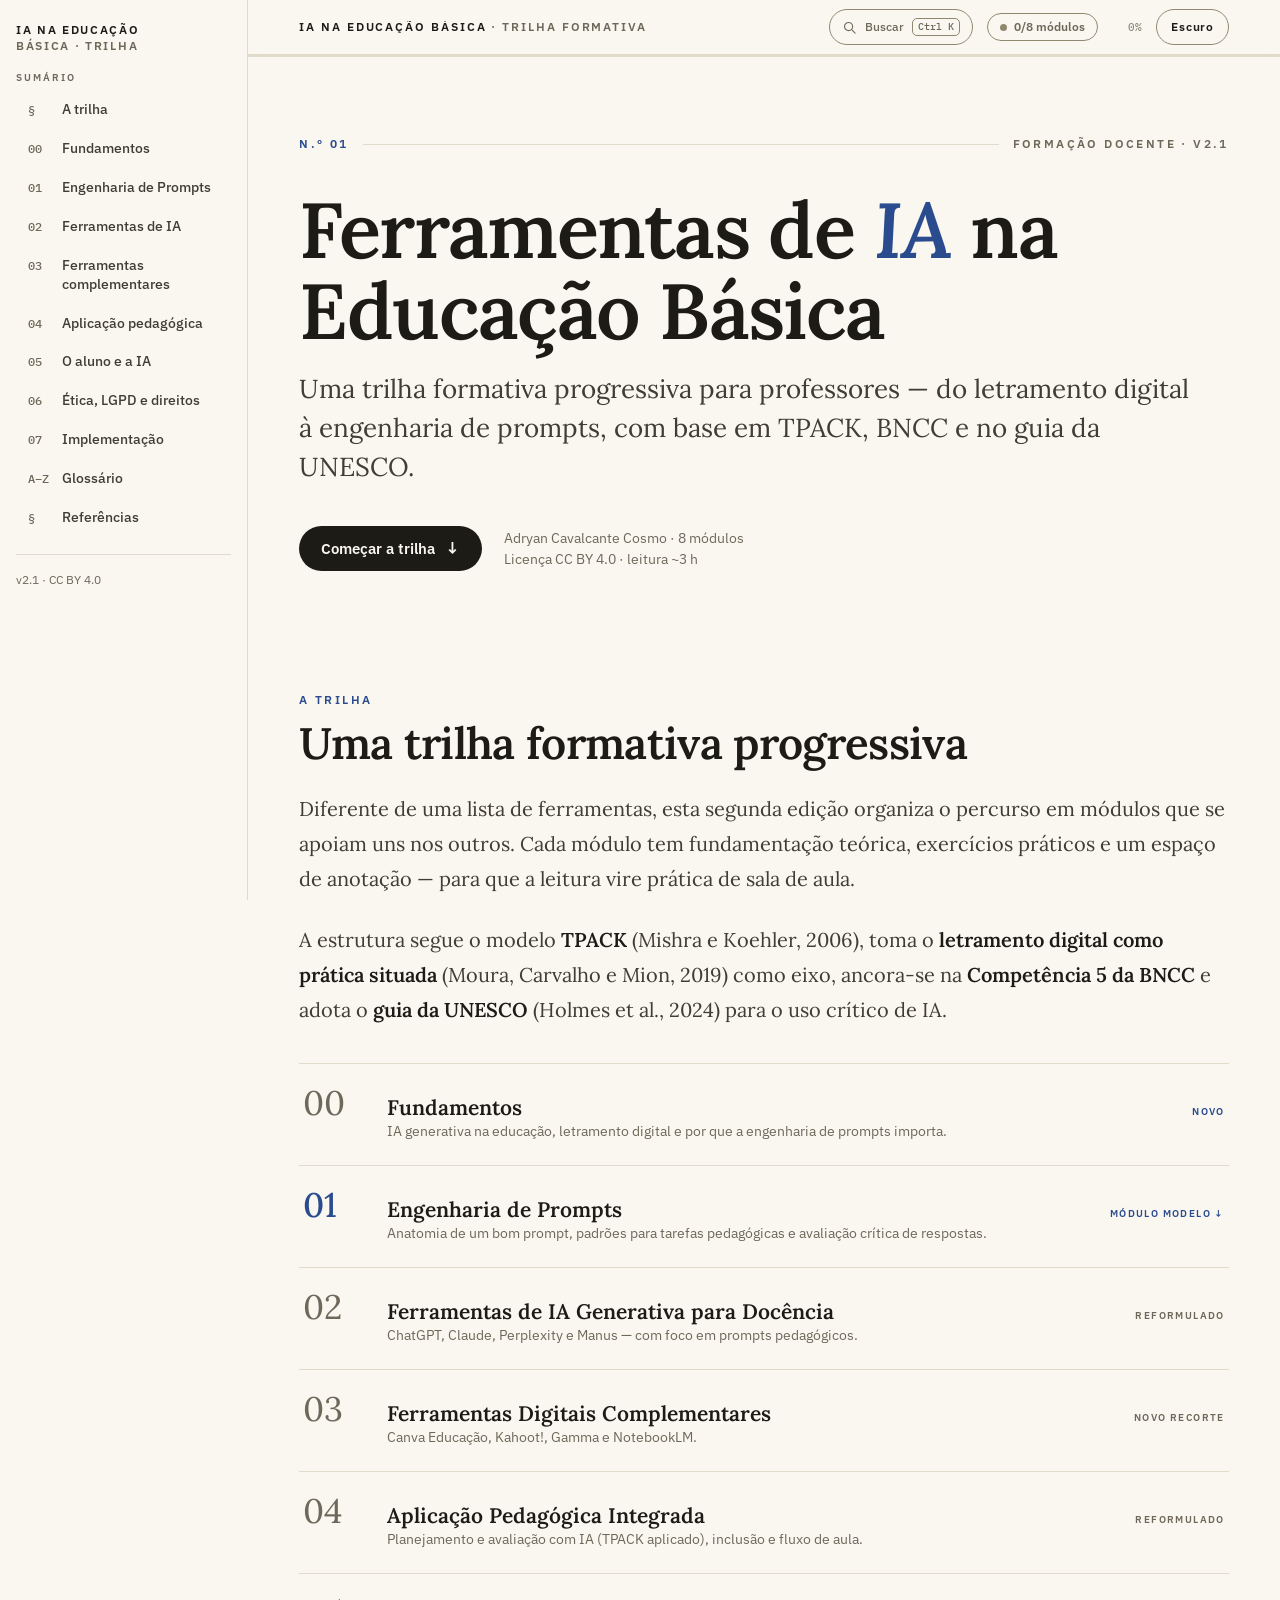
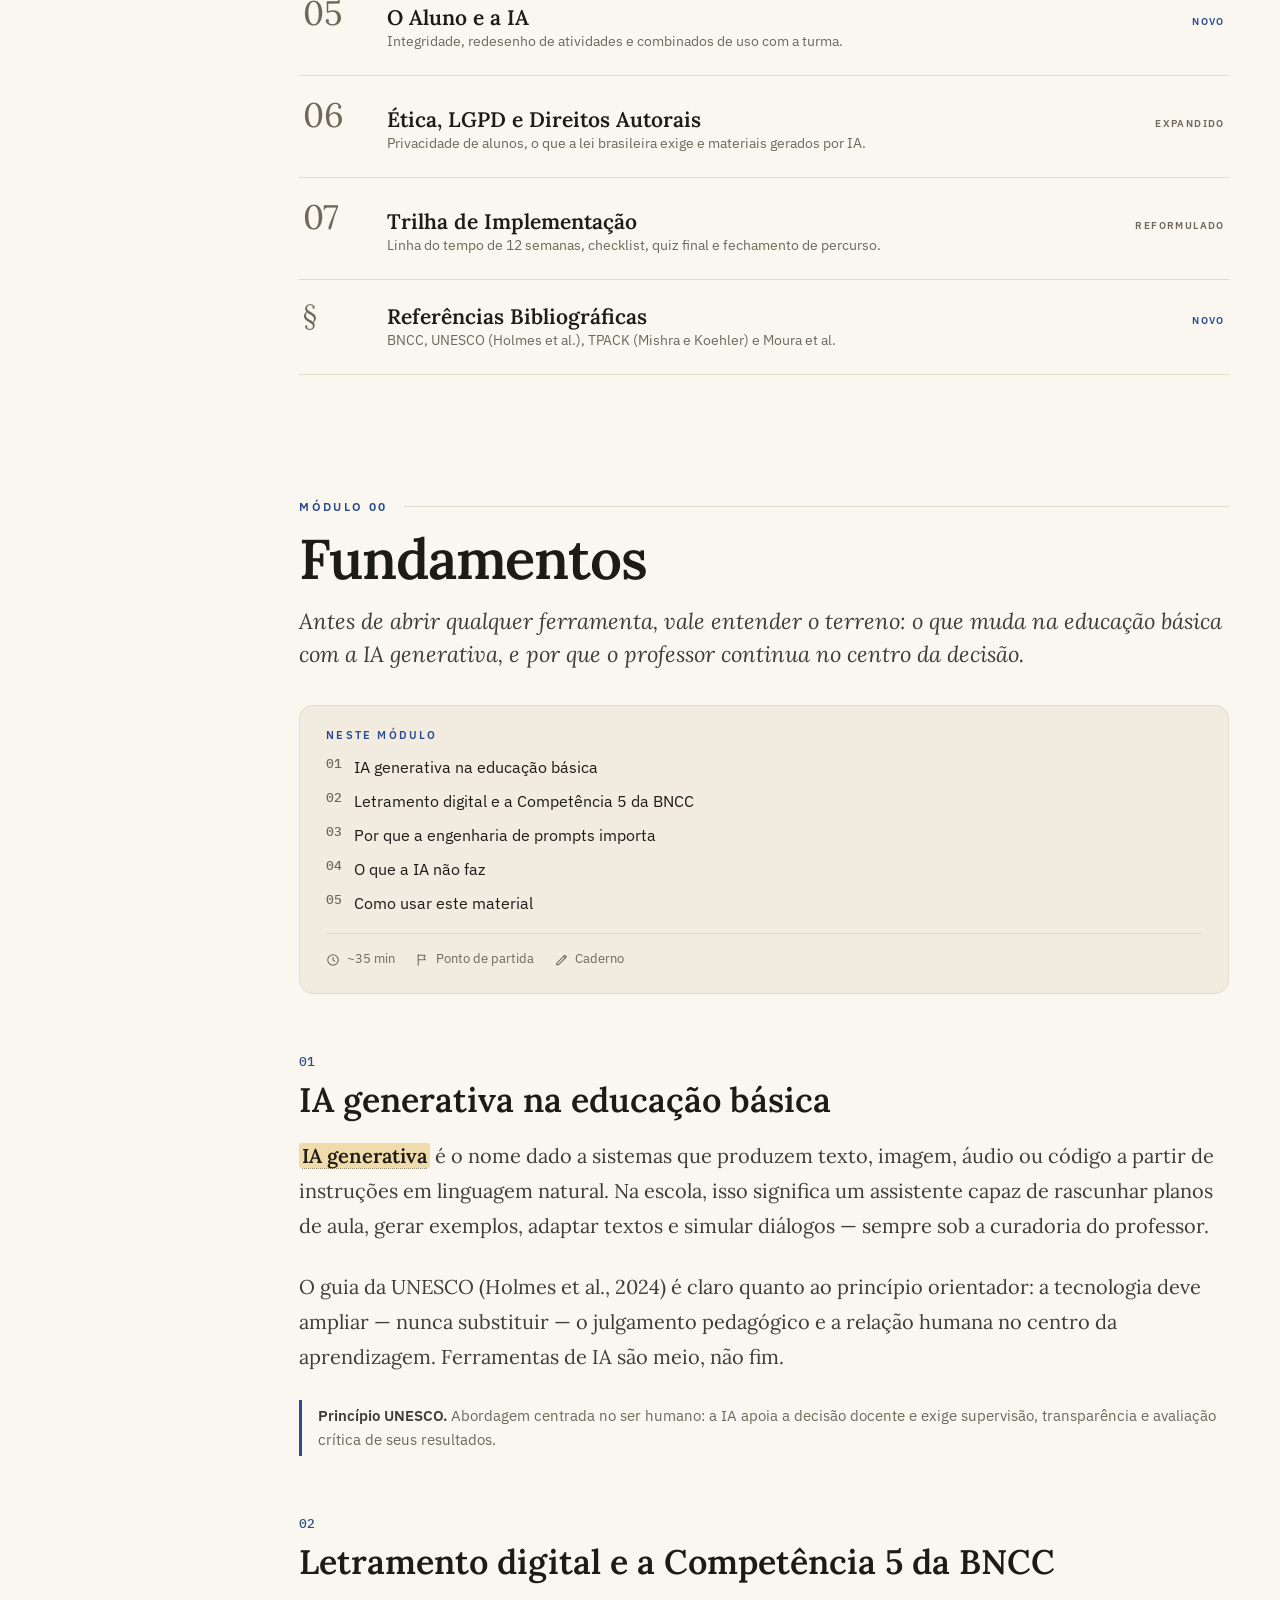
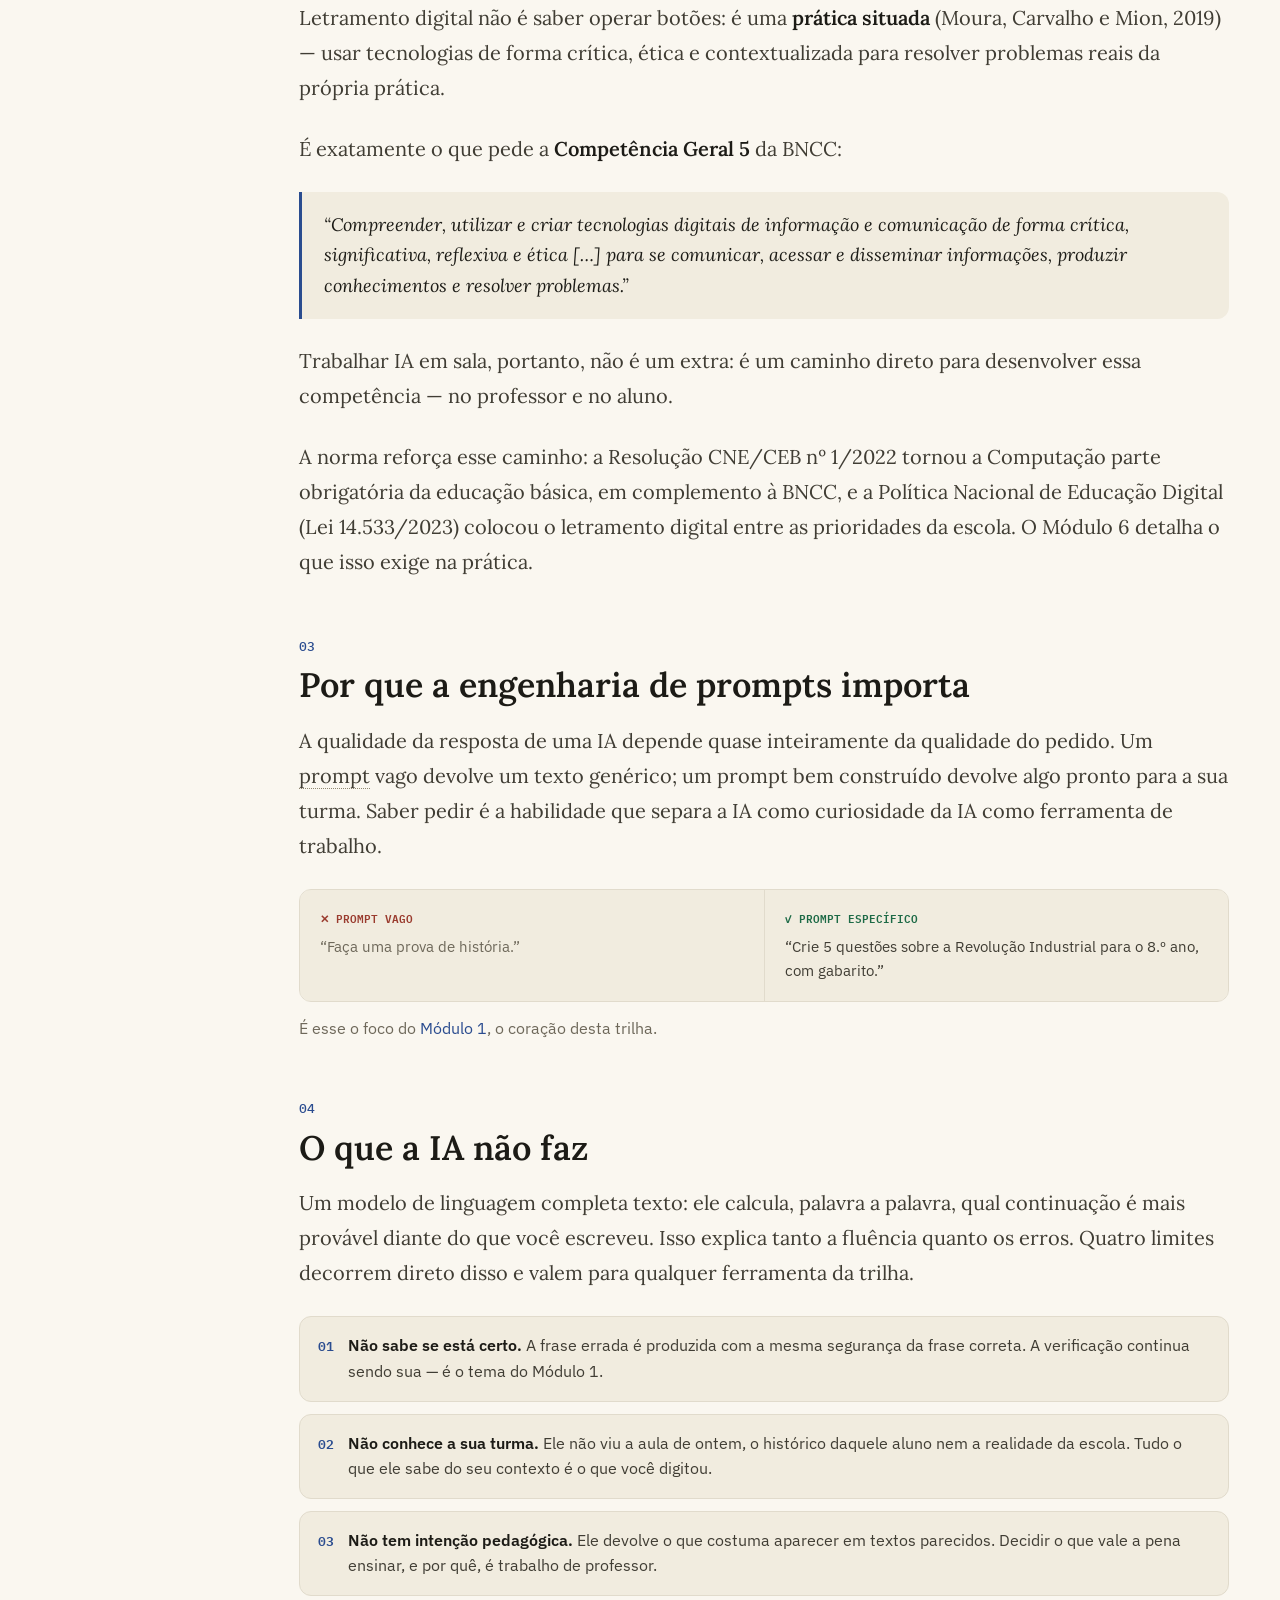
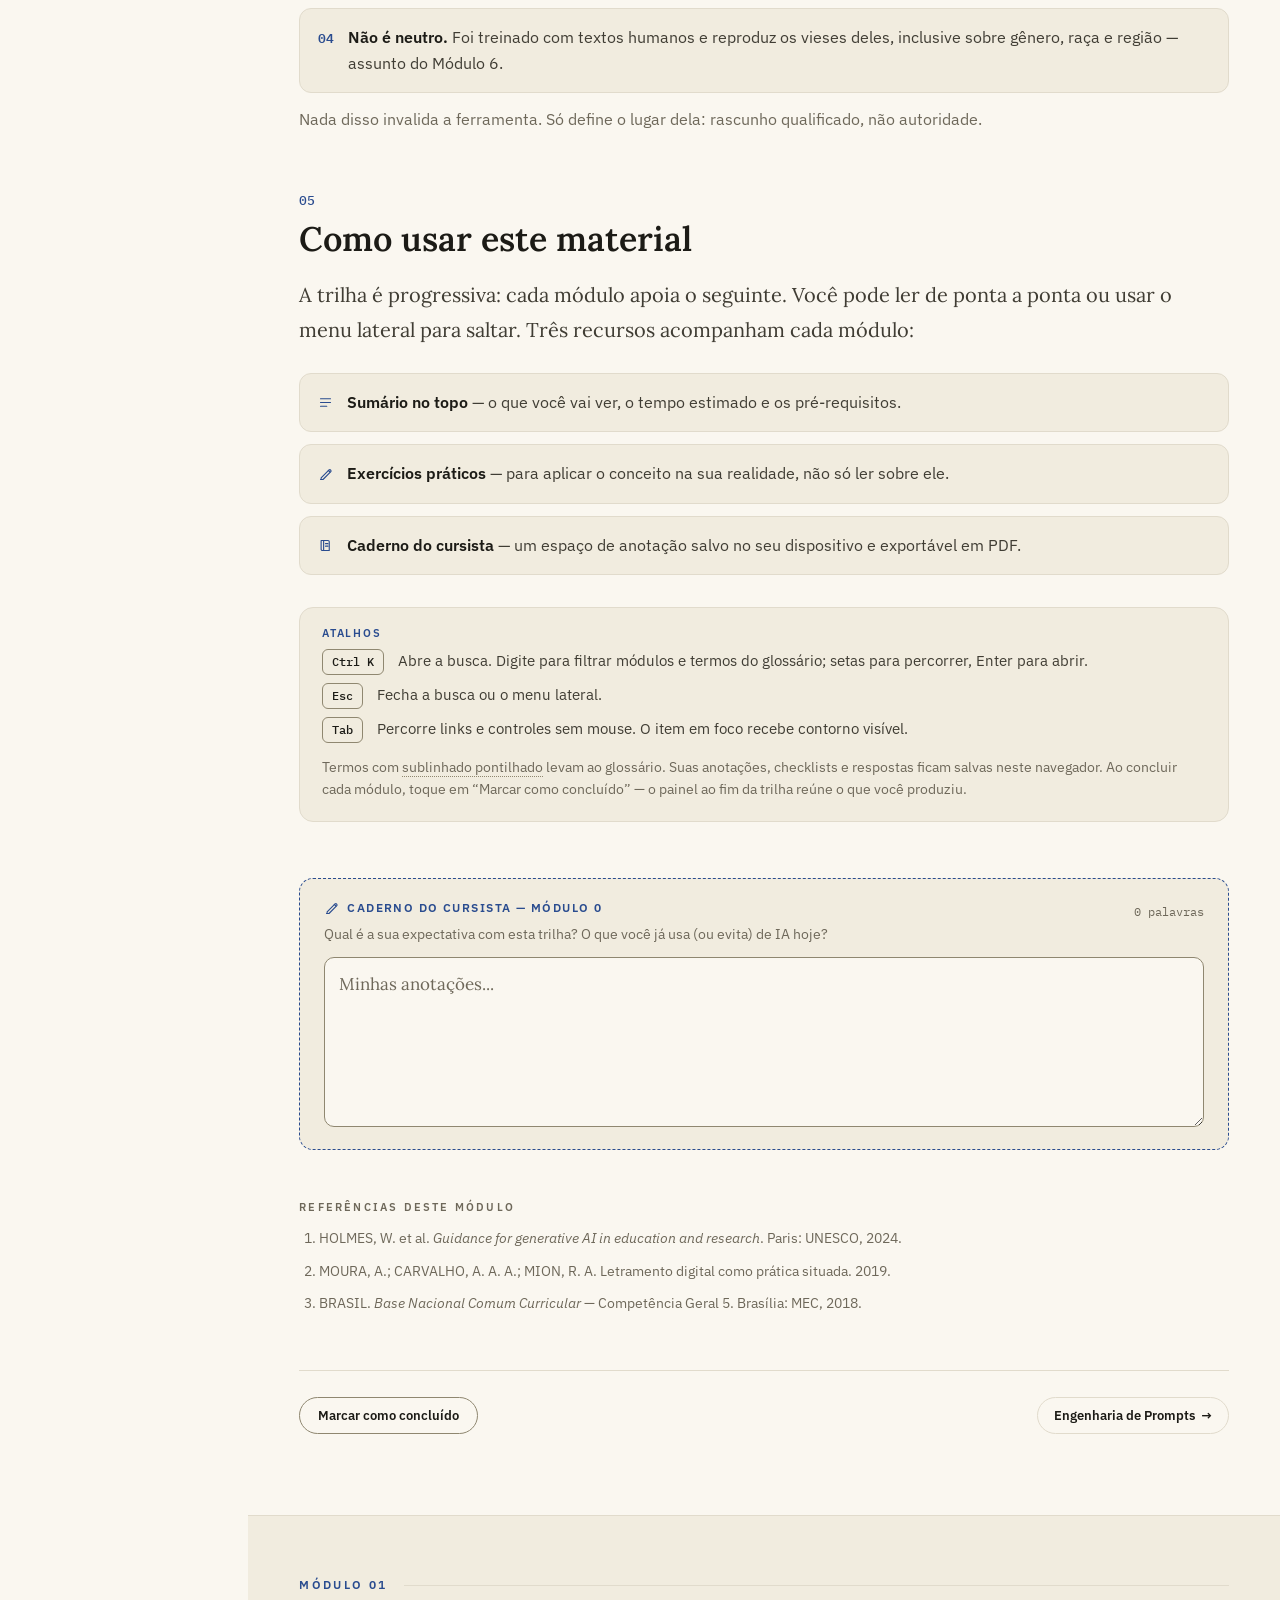
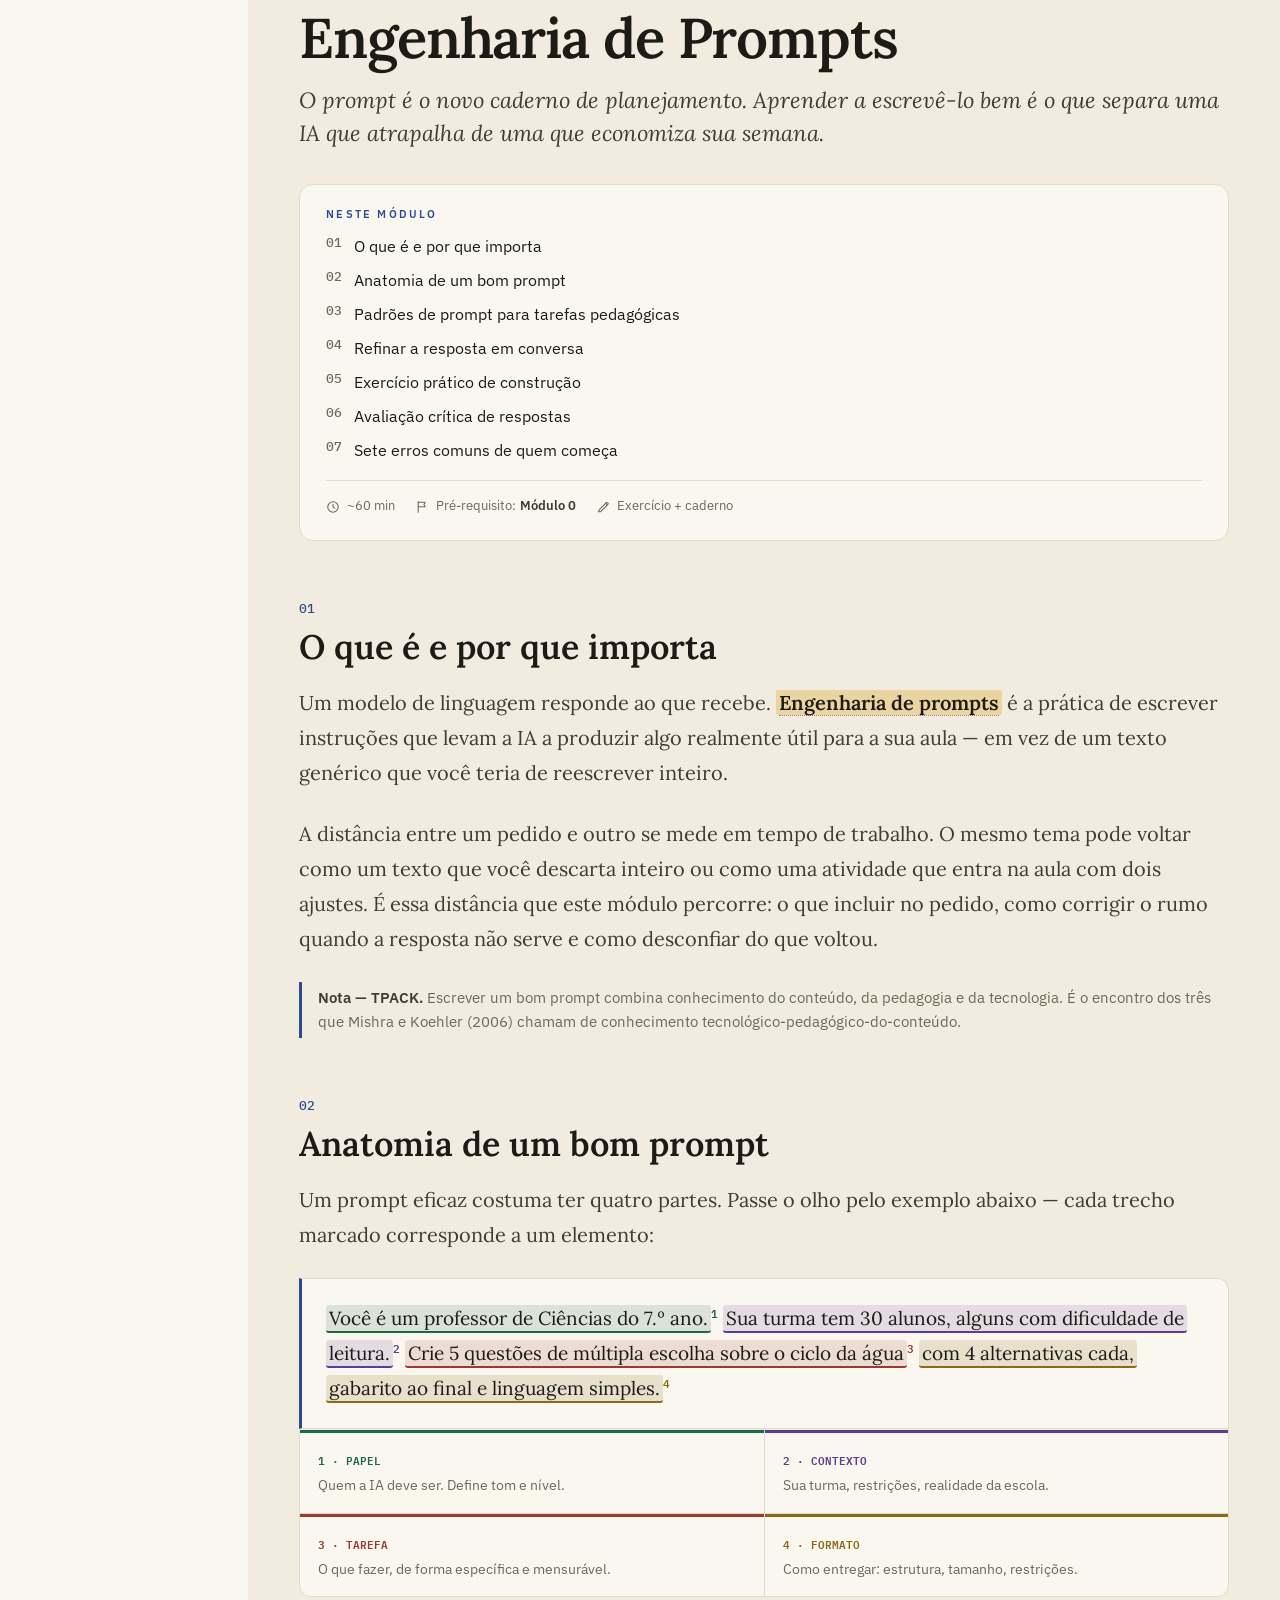
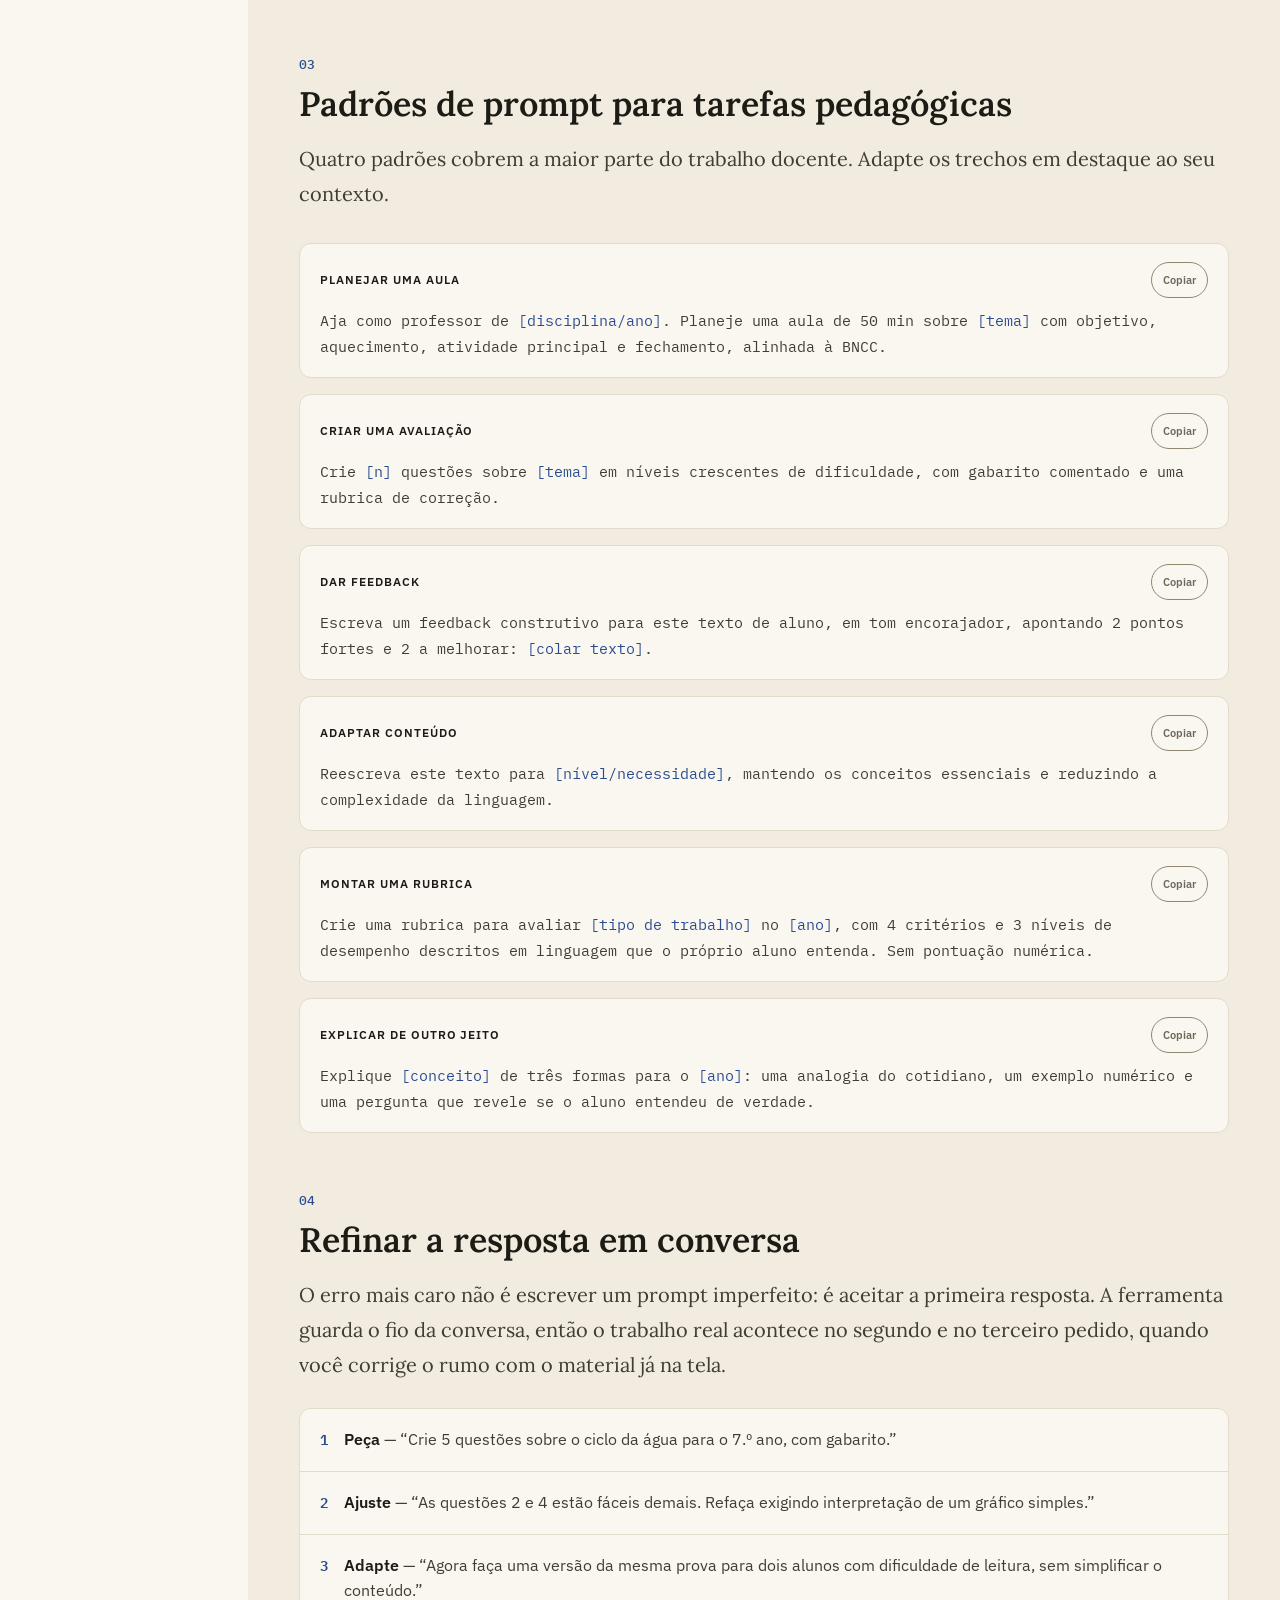
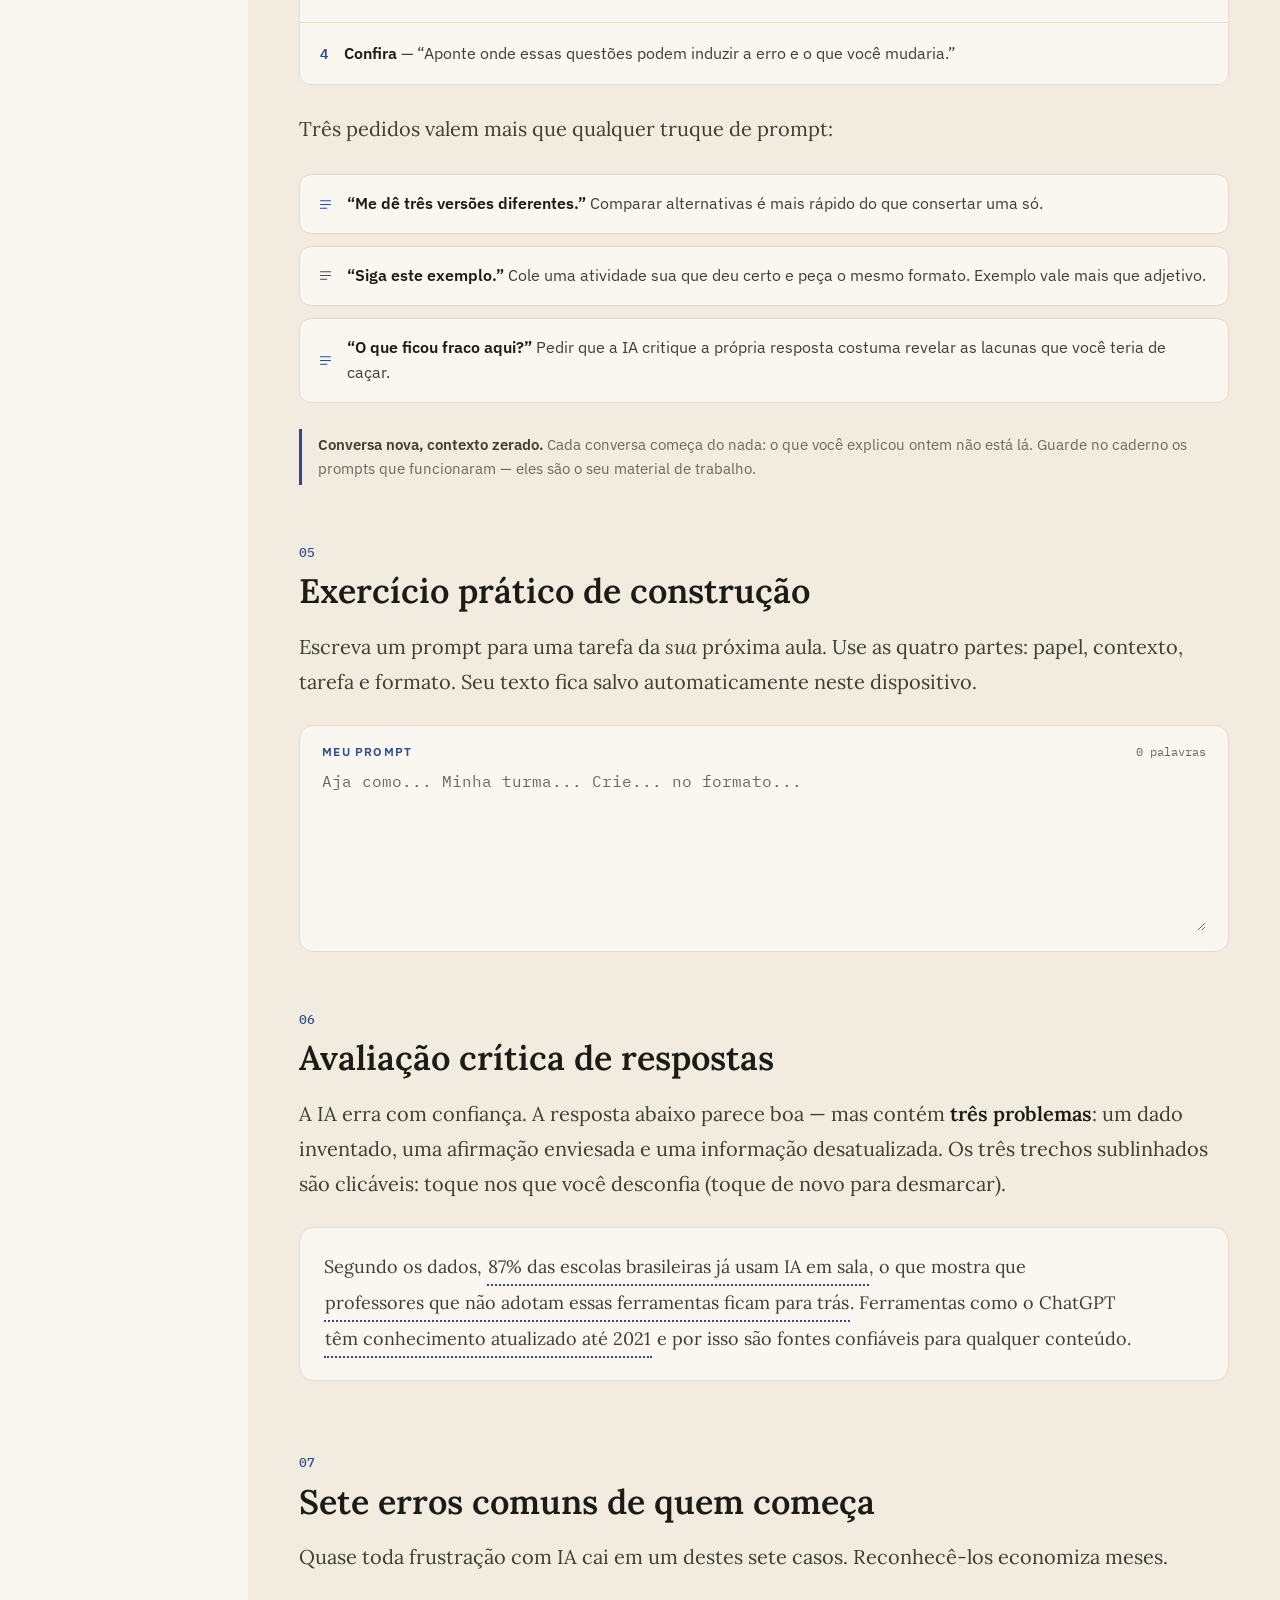
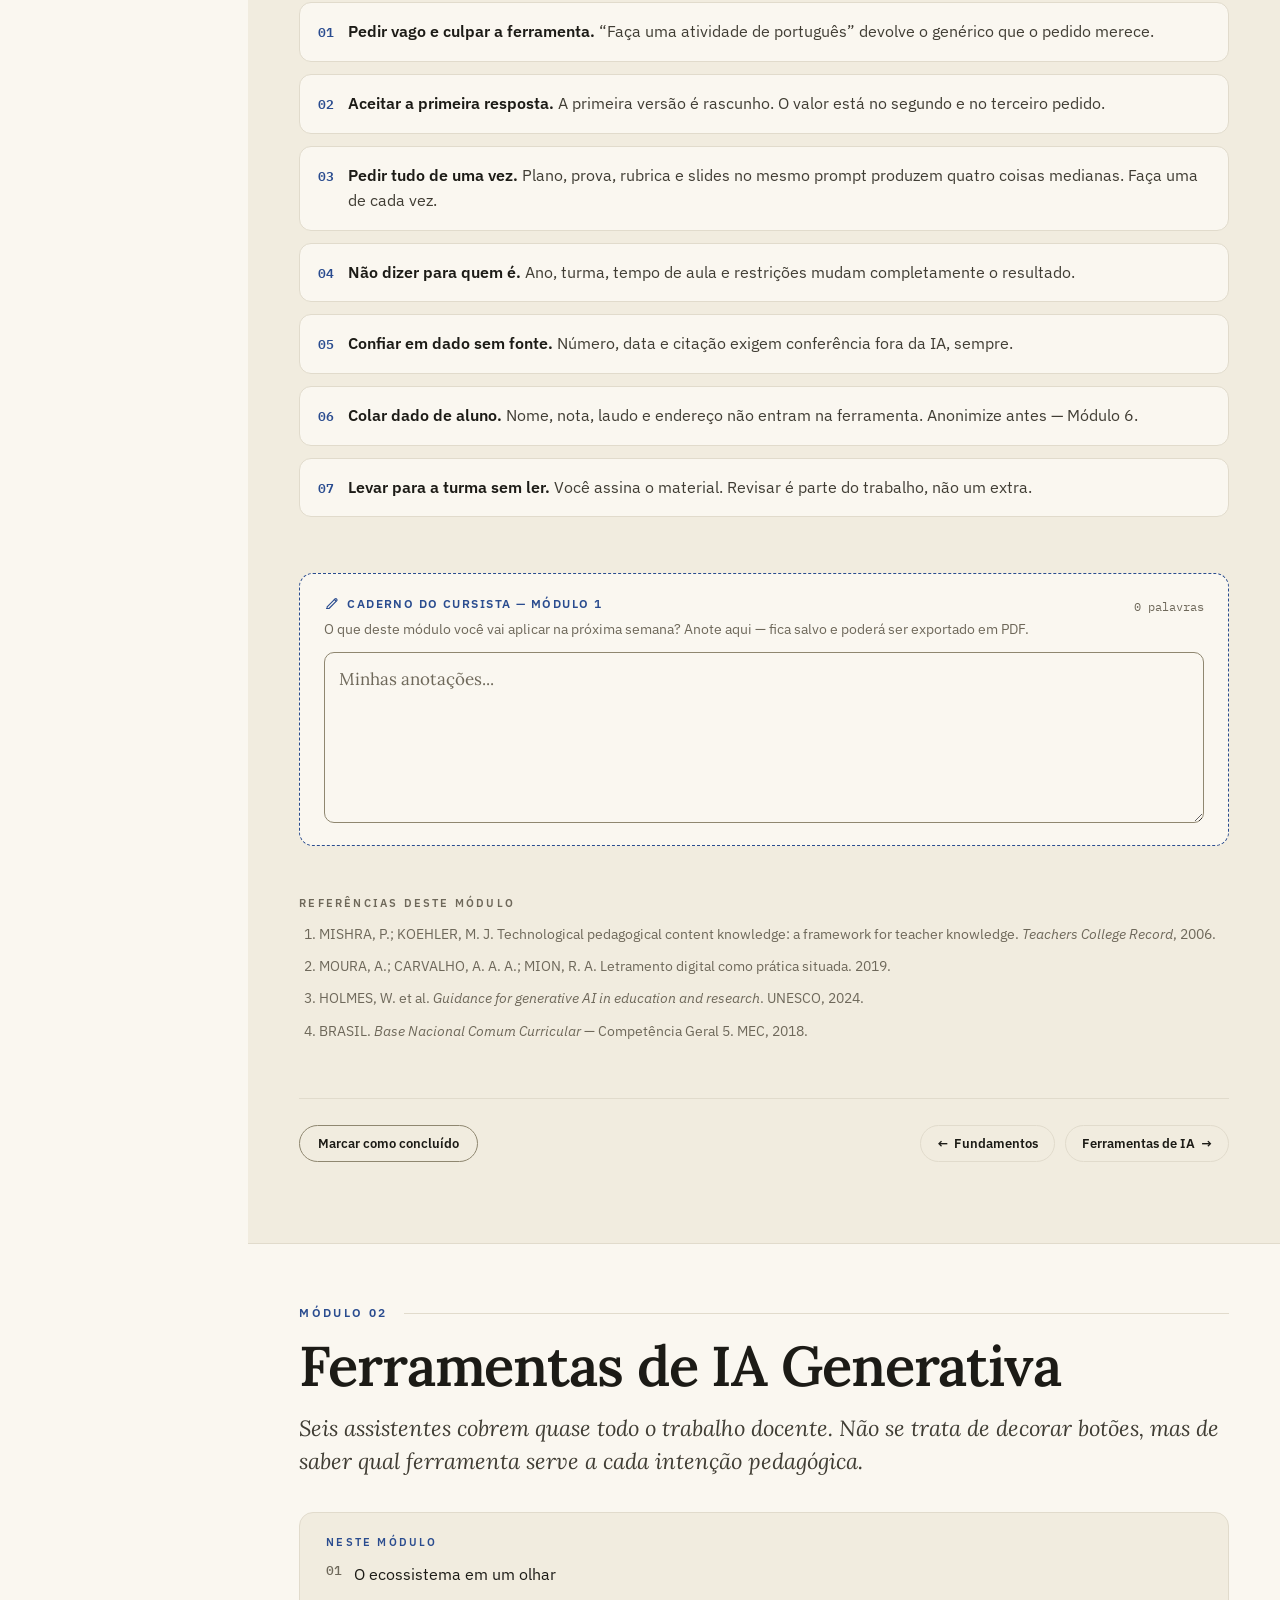
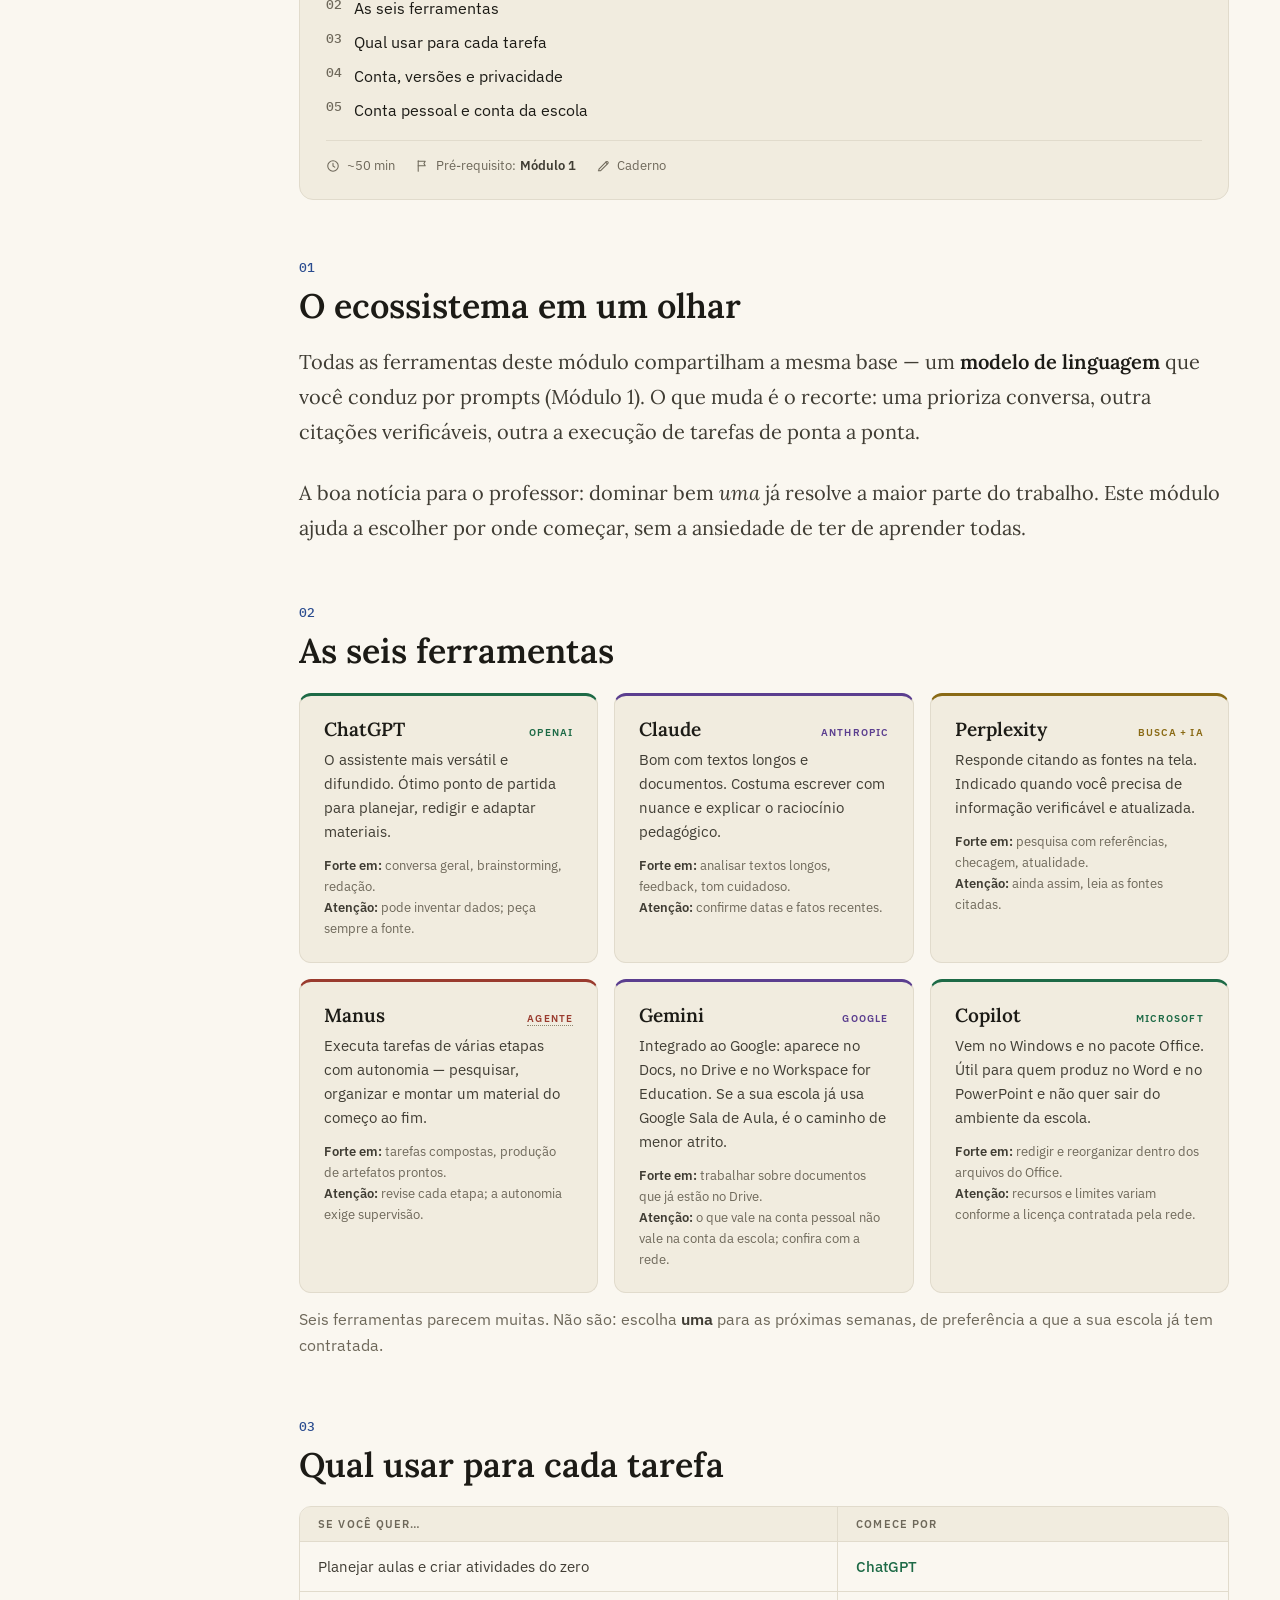
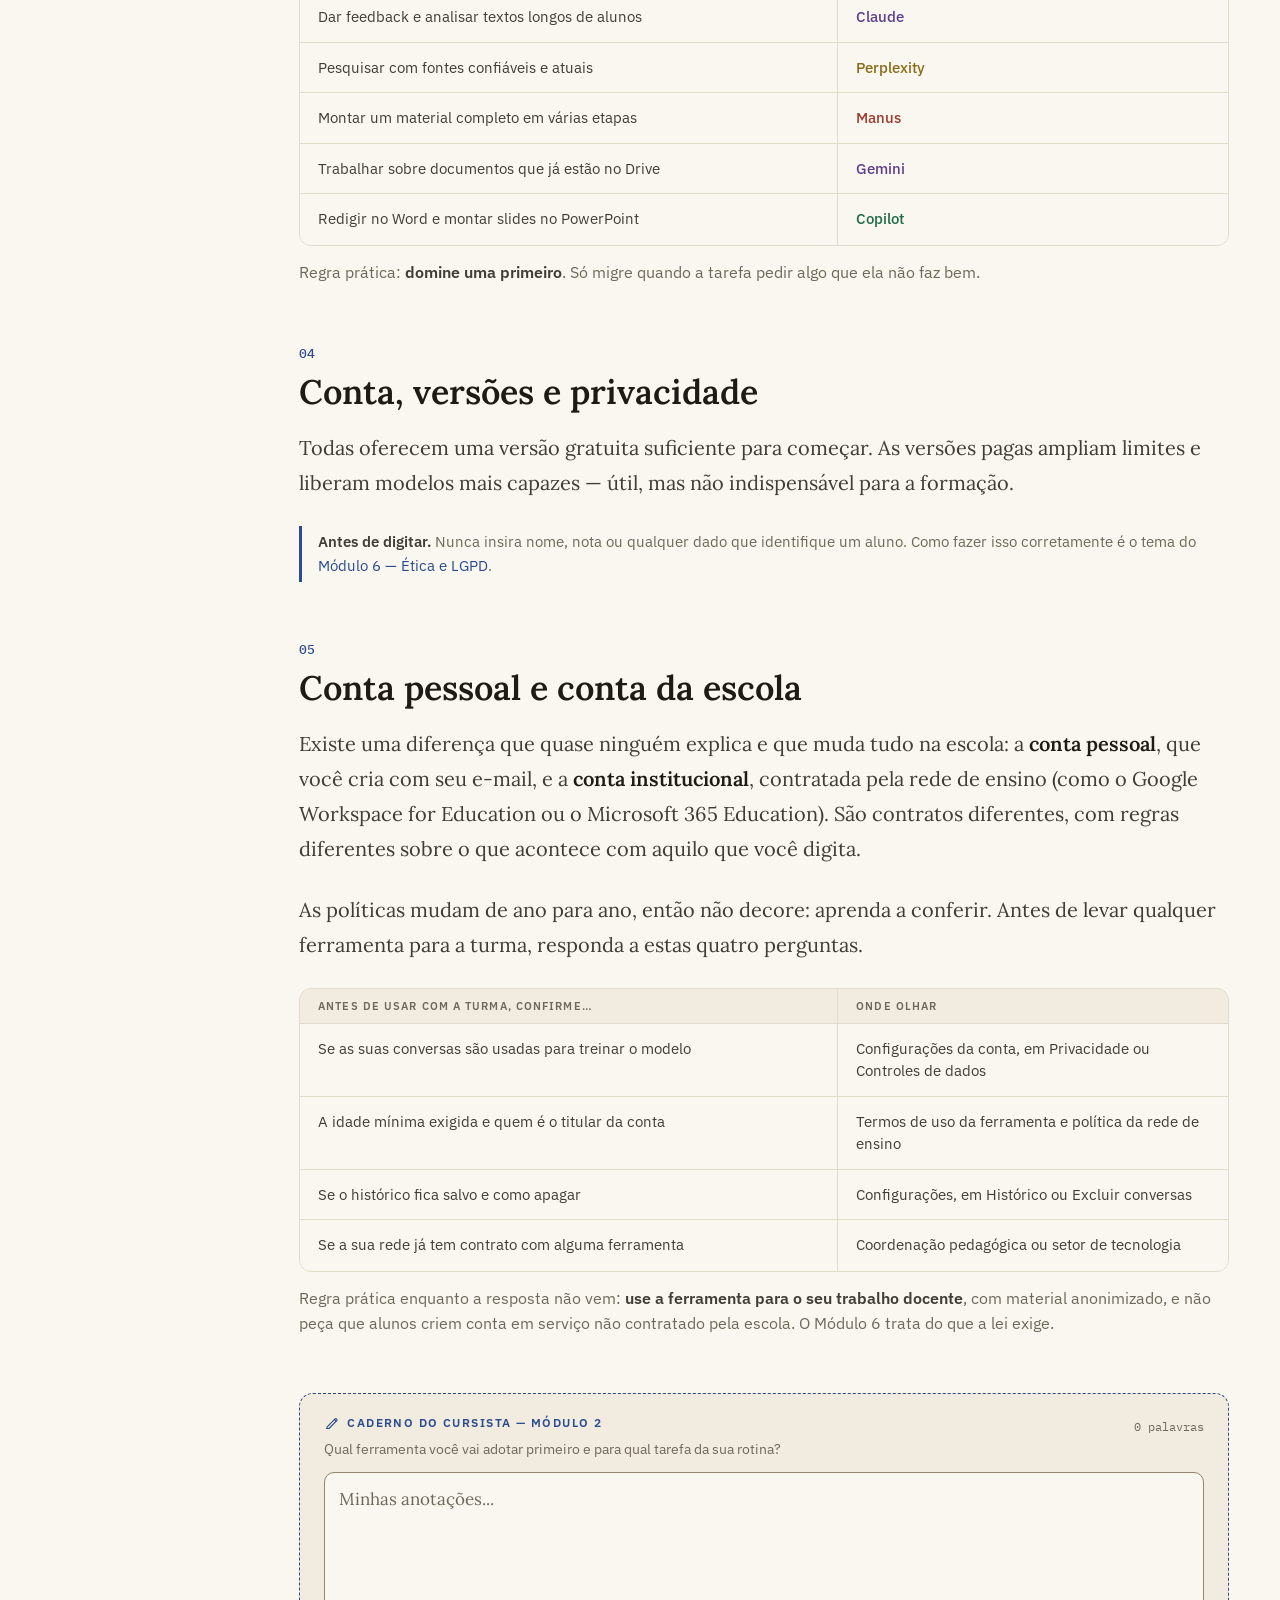
<file: index.html>
<!DOCTYPE html>
<html lang="pt-BR" data-theme="light">
<head>
<meta charset="utf-8">
<meta name="viewport" content="width=device-width, initial-scale=1">
<title>Ferramentas de IA na Educação Básica — trilha formativa</title>
<meta name="description" content="Trilha formativa progressiva para professores: do letramento digital à engenharia de prompts, com base em TPACK, BNCC e no guia da UNESCO.">
<meta name="author" content="Adryan Cavalcante Cosmo">
<meta name="license" content="CC BY 4.0">
<meta name="color-scheme" content="light dark">
<link rel="icon" href="assets/favicon.svg" type="image/svg+xml">
<script>
  // Aplica o tema salvo antes da pintura, para não piscar o tema claro.
  (function () {
    var t = null;
    try { t = localStorage.getItem('ebook2.theme'); } catch (e) {}
    if (t !== 'dark') t = 'light';
    document.documentElement.setAttribute('data-theme', t);
    document.documentElement.style.colorScheme = t;
  })();
</script>
<link rel="preconnect" href="https://fonts.googleapis.com">
<link rel="preconnect" href="https://fonts.gstatic.com" crossorigin>
<link rel="stylesheet" href="https://fonts.googleapis.com/css2?family=Lora:ital,wght@0,400;0,500;0,600;1,400;1,500&amp;family=IBM+Plex+Sans:wght@400;500;600&amp;family=IBM+Plex+Mono:wght@400;500&amp;display=swap">
<link rel="stylesheet" href="style.css">
<link rel="stylesheet" href="print.css" media="print">
<script src="app.js" defer></script>
</head>
<body>

<!-- Ícones: traço 1.8, referenciados por <use>. -->
<svg class="sprite" aria-hidden="true" focusable="false">
  <symbol id="i-search" viewBox="0 0 24 24"><circle cx="10.5" cy="10.5" r="6.5"/><path d="M15.5 15.5 21 21"/></symbol>
  <symbol id="i-menu" viewBox="0 0 24 24"><path d="M4 7h16M4 12h16M4 17h16"/></symbol>
  <symbol id="i-resume" viewBox="0 0 24 24"><path d="M3 12a9 9 0 1 0 3-6.7"/><path d="M3 4v5h5"/></symbol>
  <symbol id="i-clock" viewBox="0 0 24 24"><circle cx="12" cy="12" r="9"/><path d="M12 7.5V12l3 2"/></symbol>
  <symbol id="i-flag" viewBox="0 0 24 24"><path d="M5.5 21V3"/><path d="M5.5 4h12l-2.2 3.8 2.2 3.8h-12"/></symbol>
  <symbol id="i-pencil" viewBox="0 0 24 24"><path d="M4 20h4L20.5 7.5a2 2 0 0 0-2.8-2.8L5 17.5V20z"/><path d="M16.5 5.5 19 8"/></symbol>
  <symbol id="i-lines" viewBox="0 0 24 24"><path d="M4 6h16M4 12h16M4 18h10"/></symbol>
  <symbol id="i-book" viewBox="0 0 24 24"><path d="M5 4h11a2 2 0 0 1 2 2v14H7a2 2 0 0 1-2-2V4z"/><path d="M9 4v16M12 9h4M12 13h4"/></symbol>
  <symbol id="i-download" viewBox="0 0 24 24"><path d="M12 4v11"/><path d="M7.5 10.5 12 15l4.5-4.5"/><path d="M5 19h14"/></symbol>
  <symbol id="i-upload" viewBox="0 0 24 24"><path d="M12 19V8"/><path d="M7.5 12.5 12 8l4.5 4.5"/><path d="M5 5h14"/></symbol>
</svg>

<a class="skip" href="#conteudo">Ir direto ao conteúdo</a>

<div class="scrim" id="nav-scrim" hidden></div>

<!-- SUMÁRIO LATERAL -->
<nav id="sidenav" class="sidenav" aria-label="Sumário">
  <a class="sidenav__brand" href="#capa">IA na Educação<br><span>Básica · trilha</span></a>
  <div class="sidenav__label">Sumário</div>
  <div class="sidenav__list">
    <a class="snav-link" data-nav="trilha" href="#trilha"><span class="snum">§</span><span>A trilha</span></a>
    <a class="snav-link" data-nav="modulo-0" href="#modulo-0"><span class="snum">00</span><span>Fundamentos</span></a>
    <a class="snav-link" data-nav="modulo-1" href="#modulo-1"><span class="snum">01</span><span>Engenharia de Prompts</span></a>
    <a class="snav-link" data-nav="modulo-2" href="#modulo-2"><span class="snum">02</span><span>Ferramentas de IA</span></a>
    <a class="snav-link" data-nav="modulo-3" href="#modulo-3"><span class="snum">03</span><span>Ferramentas complementares</span></a>
    <a class="snav-link" data-nav="modulo-4" href="#modulo-4"><span class="snum">04</span><span>Aplicação pedagógica</span></a>
    <a class="snav-link" data-nav="modulo-5" href="#modulo-5"><span class="snum">05</span><span>O aluno e a IA</span></a>
    <a class="snav-link" data-nav="modulo-6" href="#modulo-6"><span class="snum">06</span><span>Ética, LGPD e direitos</span></a>
    <a class="snav-link" data-nav="modulo-7" href="#modulo-7"><span class="snum">07</span><span>Implementação</span></a>
    <a class="snav-link" data-nav="glossario" href="#glossario"><span class="snum">A–Z</span><span>Glossário</span></a>
    <a class="snav-link" data-nav="referencias" href="#referencias"><span class="snum">§</span><span>Referências</span></a>
  </div>
  <div class="sidenav__foot">v2.1 · CC BY 4.0</div>
</nav>

<div class="app">

  <!-- CABEÇALHO FIXO -->
  <header id="topbar" class="topbar">
    <div class="topbar__row">
      <div class="topbar__start">
        <button type="button" class="snav-toggle icon-btn" aria-label="Menu" aria-expanded="false" aria-controls="sidenav"><svg class="icon" width="18" height="18"><use href="#i-menu"/></svg></button>
        <a class="topbar__title" href="#capa">IA na Educação Básica <span>· trilha formativa</span></a>
      </div>
      <div class="topbar__end">
        <button type="button" class="search-btn" id="search-open" aria-label="Buscar (Ctrl+K)"><svg class="icon" width="15" height="15"><use href="#i-search"/></svg><span class="search-btn__text">Buscar</span><kbd data-kbd>Ctrl K</kbd></button>
        <span class="done-chip" id="done-chip"><span class="done-chip__dot" aria-hidden="true"></span><span id="done-chip-text">0/8 módulos</span></span>
        <span class="progress-pct" id="progress-pct" title="Posição de leitura na página" aria-hidden="true">0%</span>
        <button type="button" class="theme-toggle" id="theme-toggle" aria-pressed="false">Escuro</button>
      </div>
    </div>
    <div id="progress-track" class="progress" role="progressbar" aria-label="Posição de leitura na trilha" aria-valuemin="0" aria-valuemax="100" aria-valuenow="0"><div id="progress-fill" class="progress__fill"></div></div>
    <div class="storage-warn" id="storage-warn" role="alert" hidden><strong>Atenção — suas anotações não estão sendo salvas.</strong> Este navegador está bloqueando o armazenamento local (comum em navegação privada). O texto digitado será perdido ao recarregar a página: exporte o caderno em PDF antes de sair.</div>
  </header>

  <main id="conteudo" tabindex="-1">

  <!-- CAPA -->
  <section id="capa" class="sec sec--cover" aria-label="Capa">
    <div class="wide">
      <div class="kicker kicker--cover">
        <span class="kicker__label">N.º 01</span>
        <span class="kicker__rule"></span>
        <span>Formação docente · v2.1</span>
      </div>
      <h1 class="cover-title">Ferramentas de <em>IA</em> na Educação Básica</h1>
      <p class="cover-sub">Uma trilha formativa progressiva para professores — do letramento digital à engenharia de prompts, com base em TPACK, BNCC e no guia da UNESCO.</p>
      <div class="cover-actions">
        <a class="btn-primary" href="#trilha" id="start-link" data-print-hide><span id="start-label">Começar a trilha</span> <span aria-hidden="true">↓</span></a>
        <a class="btn-resume" href="#trilha" id="resume-link" data-print-hide hidden><svg class="icon" width="15" height="15"><use href="#i-resume"/></svg> <span id="resume-label">Continuar</span></a>
        <div class="cover-meta">Adryan Cavalcante Cosmo · 8 módulos<br>Licença CC BY 4.0 · leitura ~3 h</div>
      </div>
    </div>
  </section>

  <!-- A TRILHA -->
  <section id="trilha" class="sec sec--intro" data-spy="trilha" aria-label="Home da trilha">
    <div class="measure">
      <span class="label">A trilha</span>
      <h2 class="sec-title sec-title--intro">Uma trilha formativa progressiva</h2>
      <p class="read">Diferente de uma lista de ferramentas, esta segunda edição organiza o percurso em módulos que se apoiam uns nos outros. Cada módulo tem fundamentação teórica, exercícios práticos e um espaço de anotação — para que a leitura vire prática de sala de aula.</p>
      <p class="read">A estrutura segue o modelo <strong>TPACK</strong> (Mishra e Koehler, 2006), toma o <strong>letramento digital como prática situada</strong> (Moura, Carvalho e Mion, 2019) como eixo, ancora-se na <strong>Competência 5 da BNCC</strong> e adota o <strong>guia da UNESCO</strong> (Holmes et al., 2024) para o uso crítico de IA.</p>
    </div>

    <ol class="routes wide">
      <li><a class="route" href="#modulo-0">
        <span class="route__num">00</span>
        <span class="route__body"><span class="route__title">Fundamentos</span><span class="route__desc">IA generativa na educação, letramento digital e por que a engenharia de prompts importa.</span></span>
        <span class="route__tag route__tag--accent">novo</span>
      </a></li>
      <li><a class="route" href="#modulo-1">
        <span class="route__num route__num--current">01</span>
        <span class="route__body"><span class="route__title">Engenharia de Prompts</span><span class="route__desc">Anatomia de um bom prompt, padrões para tarefas pedagógicas e avaliação crítica de respostas.</span></span>
        <span class="route__tag route__tag--accent">módulo modelo <span aria-hidden="true">↓</span></span>
      </a></li>
      <li><a class="route" href="#modulo-2">
        <span class="route__num">02</span>
        <span class="route__body"><span class="route__title">Ferramentas de IA Generativa para Docência</span><span class="route__desc">ChatGPT, Claude, Perplexity e Manus — com foco em prompts pedagógicos.</span></span>
        <span class="route__tag">reformulado</span>
      </a></li>
      <li><a class="route" href="#modulo-3">
        <span class="route__num">03</span>
        <span class="route__body"><span class="route__title">Ferramentas Digitais Complementares</span><span class="route__desc">Canva Educação, Kahoot!, Gamma e NotebookLM.</span></span>
        <span class="route__tag">novo recorte</span>
      </a></li>
      <li><a class="route" href="#modulo-4">
        <span class="route__num">04</span>
        <span class="route__body"><span class="route__title">Aplicação Pedagógica Integrada</span><span class="route__desc">Planejamento e avaliação com IA (TPACK aplicado), inclusão e fluxo de aula.</span></span>
        <span class="route__tag">reformulado</span>
      </a></li>
      <li><a class="route" href="#modulo-5">
        <span class="route__num">05</span>
        <span class="route__body"><span class="route__title">O Aluno e a IA</span><span class="route__desc">Integridade, redesenho de atividades e combinados de uso com a turma.</span></span>
        <span class="route__tag route__tag--accent">novo</span>
      </a></li>
      <li><a class="route" href="#modulo-6">
        <span class="route__num">06</span>
        <span class="route__body"><span class="route__title">Ética, LGPD e Direitos Autorais</span><span class="route__desc">Privacidade de alunos, o que a lei brasileira exige e materiais gerados por IA.</span></span>
        <span class="route__tag">expandido</span>
      </a></li>
      <li><a class="route" href="#modulo-7">
        <span class="route__num">07</span>
        <span class="route__body"><span class="route__title">Trilha de Implementação</span><span class="route__desc">Linha do tempo de 12 semanas, checklist, quiz final e fechamento de percurso.</span></span>
        <span class="route__tag">reformulado</span>
      </a></li>
      <li><a class="route" href="#referencias">
        <span class="route__num route__num--sm">§</span>
        <span class="route__body"><span class="route__title">Referências Bibliográficas</span><span class="route__desc">BNCC, UNESCO (Holmes et al.), TPACK (Mishra e Koehler) e Moura et al.</span></span>
        <span class="route__tag route__tag--accent">novo</span>
      </a></li>
    </ol>
  </section>

  <!-- MÓDULO 0 -->
  <section id="modulo-0" class="sec" data-spy="modulo-0" aria-label="Módulo 0 — Fundamentos">
    <div class="measure">
      <div class="kicker"><span class="kicker__label">Módulo 00</span><span class="kicker__rule"></span></div>
      <h2 class="mod-title">Fundamentos</h2>
      <p class="lede">Antes de abrir qualquer ferramenta, vale entender o terreno: o que muda na educação básica com a IA generativa, e por que o professor continua no centro da decisão.</p>

      <div class="overview">
        <div class="label">Neste módulo</div>
        <ol class="toc">
          <li><a class="toc__num" href="#m0-ia" tabindex="-1" aria-hidden="true">01</a> <a href="#m0-ia">IA generativa na educação básica</a></li>
          <li><a class="toc__num" href="#m0-letramento" tabindex="-1" aria-hidden="true">02</a> <a href="#m0-letramento">Letramento digital e a Competência 5 da BNCC</a></li>
          <li><a class="toc__num" href="#m0-porque" tabindex="-1" aria-hidden="true">03</a> <a href="#m0-porque">Por que a engenharia de prompts importa</a></li>
          <li><a class="toc__num" href="#m0-limites" tabindex="-1" aria-hidden="true">04</a> <a href="#m0-limites">O que a IA não faz</a></li>
          <li><a class="toc__num" href="#m0-comousar" tabindex="-1" aria-hidden="true">05</a> <a href="#m0-comousar">Como usar este material</a></li>
        </ol>
        <div class="meta-row">
          <span class="meta"><svg class="icon" width="14" height="14"><use href="#i-clock"/></svg> ~35 min</span>
          <span class="meta"><svg class="icon" width="14" height="14"><use href="#i-flag"/></svg> Ponto de partida</span>
          <span class="meta"><svg class="icon" width="14" height="14"><use href="#i-pencil"/></svg> Caderno</span>
        </div>
      </div>
    </div>

    <div id="m0-ia" class="sub">
      <span class="sub__num">01</span>
      <h3 class="sub__title">IA generativa na educação básica</h3>
      <p class="read"><strong class="hl"><a class="gloss" href="#termo-ia-generativa" title="Ver no glossário">IA generativa</a></strong> é o nome dado a sistemas que produzem texto, imagem, áudio ou código a partir de instruções em linguagem natural. Na escola, isso significa um assistente capaz de rascunhar planos de aula, gerar exemplos, adaptar textos e simular diálogos — sempre sob a curadoria do professor.</p>
      <p class="read">O guia da UNESCO (Holmes et al., 2024) é claro quanto ao princípio orientador: a tecnologia deve ampliar — nunca substituir — o julgamento pedagógico e a relação humana no centro da aprendizagem. Ferramentas de IA são meio, não fim.</p>
      <aside class="note"><strong>Princípio UNESCO.</strong> Abordagem centrada no ser humano: a IA apoia a decisão docente e exige supervisão, transparência e avaliação crítica de seus resultados.</aside>
    </div>

    <div id="m0-letramento" class="sub">
      <span class="sub__num">02</span>
      <h3 class="sub__title">Letramento digital e a Competência 5 da BNCC</h3>
      <p class="read">Letramento digital não é saber operar botões: é uma <strong>prática situada</strong> (Moura, Carvalho e Mion, 2019) — usar tecnologias de forma crítica, ética e contextualizada para resolver problemas reais da própria prática.</p>
      <p class="read">É exatamente o que pede a <strong>Competência Geral 5</strong> da BNCC:</p>
      <blockquote class="quote">“Compreender, utilizar e criar tecnologias digitais de informação e comunicação de forma crítica, significativa, reflexiva e ética […] para se comunicar, acessar e disseminar informações, produzir conhecimentos e resolver problemas.”</blockquote>
      <p class="read">Trabalhar IA em sala, portanto, não é um extra: é um caminho direto para desenvolver essa competência — no professor e no aluno.</p>
      <p class="read">A norma reforça esse caminho: a Resolução CNE/CEB nº 1/2022 tornou a Computação parte obrigatória da educação básica, em complemento à BNCC, e a Política Nacional de Educação Digital (Lei 14.533/2023) colocou o letramento digital entre as prioridades da escola. O Módulo 6 detalha o que isso exige na prática.</p>
    </div>

    <div id="m0-porque" class="sub">
      <span class="sub__num">03</span>
      <h3 class="sub__title">Por que a engenharia de prompts importa</h3>
      <p class="read">A qualidade da resposta de uma IA depende quase inteiramente da qualidade do pedido. Um <a class="gloss" href="#termo-prompt" title="Ver no glossário">prompt</a> vago devolve um texto genérico; um prompt bem construído devolve algo pronto para a sua turma. Saber pedir é a habilidade que separa a IA como curiosidade da IA como ferramenta de trabalho.</p>
      <div class="pair">
        <div class="pair__cell"><div class="pair__label c3">✕ PROMPT VAGO</div><p class="pair__text pair__text--muted">“Faça uma prova de história.”</p></div>
        <div class="pair__cell"><div class="pair__label c1">✓ PROMPT ESPECÍFICO</div><p class="pair__text">“Crie 5 questões sobre a Revolução Industrial para o 8.º ano, com gabarito.”</p></div>
      </div>
      <p class="after">É esse o foco do <a href="#modulo-1">Módulo 1</a>, o coração desta trilha.</p>
    </div>

    <div id="m0-limites" class="sub">
      <span class="sub__num">04</span>
      <h3 class="sub__title">O que a IA não faz</h3>
      <p class="read">Um modelo de linguagem completa texto: ele calcula, palavra a palavra, qual continuação é mais provável diante do que você escreveu. Isso explica tanto a fluência quanto os erros. Quatro limites decorrem direto disso e valem para qualquer ferramenta da trilha.</p>
      <div class="rows">
        <div class="row-card"><span class="row-card__num">01</span><span class="row-card__text"><strong>Não sabe se está certo.</strong> A frase errada é produzida com a mesma segurança da frase correta. A verificação continua sendo sua — é o tema do Módulo 1.</span></div>
        <div class="row-card"><span class="row-card__num">02</span><span class="row-card__text"><strong>Não conhece a sua turma.</strong> Ele não viu a aula de ontem, o histórico daquele aluno nem a realidade da escola. Tudo o que ele sabe do seu contexto é o que você digitou.</span></div>
        <div class="row-card"><span class="row-card__num">03</span><span class="row-card__text"><strong>Não tem intenção pedagógica.</strong> Ele devolve o que costuma aparecer em textos parecidos. Decidir o que vale a pena ensinar, e por quê, é trabalho de professor.</span></div>
        <div class="row-card"><span class="row-card__num">04</span><span class="row-card__text"><strong>Não é neutro.</strong> Foi treinado com textos humanos e reproduz os vieses deles, inclusive sobre gênero, raça e região — assunto do Módulo 6.</span></div>
      </div>
      <p class="after">Nada disso invalida a ferramenta. Só define o lugar dela: rascunho qualificado, não autoridade.</p>
    </div>

    <div id="m0-comousar" class="sub">
      <span class="sub__num">05</span>
      <h3 class="sub__title">Como usar este material</h3>
      <p class="read">A trilha é progressiva: cada módulo apoia o seguinte. Você pode ler de ponta a ponta ou usar o menu lateral para saltar. Três recursos acompanham cada módulo:</p>
      <div class="rows">
        <div class="row-card"><span class="row-card__icon"><svg class="icon" width="15" height="15"><use href="#i-lines"/></svg></span><span class="row-card__text"><strong>Sumário no topo</strong> — o que você vai ver, o tempo estimado e os pré-requisitos.</span></div>
        <div class="row-card"><span class="row-card__icon"><svg class="icon" width="15" height="15"><use href="#i-pencil"/></svg></span><span class="row-card__text"><strong>Exercícios práticos</strong> — para aplicar o conceito na sua realidade, não só ler sobre ele.</span></div>
        <div class="row-card"><span class="row-card__icon"><svg class="icon" width="15" height="15"><use href="#i-book"/></svg></span><span class="row-card__text"><strong>Caderno do cursista</strong> — um espaço de anotação salvo no seu dispositivo e exportável em PDF.</span></div>
      </div>
      <div class="shortcuts" data-print-hide>
        <div class="label label--tight">Atalhos</div>
        <dl class="shortcuts__list">
          <div><dt><kbd data-kbd>Ctrl K</kbd></dt><dd>Abre a busca. Digite para filtrar módulos e termos do glossário; setas para percorrer, Enter para abrir.</dd></div>
          <div><dt><kbd>Esc</kbd></dt><dd>Fecha a busca ou o menu lateral.</dd></div>
          <div><dt><kbd>Tab</kbd></dt><dd>Percorre links e controles sem mouse. O item em foco recebe contorno visível.</dd></div>
        </dl>
        <p class="shortcuts__note">Termos com <a class="gloss" href="#glossario">sublinhado pontilhado</a> levam ao glossário. Suas anotações, checklists e respostas ficam salvas neste navegador. Ao concluir cada módulo, toque em “Marcar como concluído” — o painel ao fim da trilha reúne o que você produziu.</p>
      </div>
    </div>

    <div class="measure block">
      <div class="caderno">
        <div class="field-head">
          <label class="caderno__label" for="caderno-mod0"><svg class="icon" width="15" height="15"><use href="#i-pencil"/></svg> Caderno do cursista — Módulo 0</label>
          <span class="count" data-count-for="caderno-mod0">0 palavras</span>
        </div>
        <p class="caderno__hint" id="caderno-mod0-hint">Qual é a sua expectativa com esta trilha? O que você já usa (ou evita) de IA hoje?</p>
        <textarea id="caderno-mod0" class="caderno__field" data-notebook rows="5" placeholder="Minhas anotações..." aria-describedby="caderno-mod0-hint"></textarea>
      </div>
    </div>

    <div class="measure refs">
      <div class="label label--muted">Referências deste módulo</div>
      <ol class="refs__list">
        <li>HOLMES, W. et al. <em>Guidance for generative AI in education and research</em>. Paris: UNESCO, 2024.</li>
        <li>MOURA, A.; CARVALHO, A. A. A.; MION, R. A. Letramento digital como prática situada. 2019.</li>
        <li>BRASIL. <em>Base Nacional Comum Curricular</em> — Competência Geral 5. Brasília: MEC, 2018.</li>
      </ol>
    </div>

    <div class="measure mod-foot" data-print-hide>
      <div class="mod-foot__group"><button type="button" class="btn-done" data-done="modulo-0" aria-pressed="false">Marcar como concluído</button></div>
      <div class="mod-foot__group"><a class="pill" href="#modulo-1">Engenharia de Prompts <span aria-hidden="true">→</span></a></div>
    </div>
  </section>

  <!-- MÓDULO 1 -->
  <section id="modulo-1" class="sec sec--alt" data-spy="modulo-1" aria-label="Módulo 1 — Engenharia de Prompts">
    <div class="measure">
      <div class="kicker"><span class="kicker__label">Módulo 01</span><span class="kicker__rule"></span></div>
      <h2 class="mod-title">Engenharia de Prompts</h2>
      <p class="lede">O prompt é o novo caderno de planejamento. Aprender a escrevê-lo bem é o que separa uma IA que atrapalha de uma que economiza sua semana.</p>

      <div class="overview">
        <div class="label">Neste módulo</div>
        <ol class="toc">
          <li><a class="toc__num" href="#m1-oquee" tabindex="-1" aria-hidden="true">01</a> <a href="#m1-oquee">O que é e por que importa</a></li>
          <li><a class="toc__num" href="#m1-anatomia" tabindex="-1" aria-hidden="true">02</a> <a href="#m1-anatomia">Anatomia de um bom prompt</a></li>
          <li><a class="toc__num" href="#m1-padroes" tabindex="-1" aria-hidden="true">03</a> <a href="#m1-padroes">Padrões de prompt para tarefas pedagógicas</a></li>
          <li><a class="toc__num" href="#m1-conversa" tabindex="-1" aria-hidden="true">04</a> <a href="#m1-conversa">Refinar a resposta em conversa</a></li>
          <li><a class="toc__num" href="#m1-exercicio" tabindex="-1" aria-hidden="true">05</a> <a href="#m1-exercicio">Exercício prático de construção</a></li>
          <li><a class="toc__num" href="#m1-critica" tabindex="-1" aria-hidden="true">06</a> <a href="#m1-critica">Avaliação crítica de respostas</a></li>
          <li><a class="toc__num" href="#m1-erros" tabindex="-1" aria-hidden="true">07</a> <a href="#m1-erros">Sete erros comuns de quem começa</a></li>
        </ol>
        <div class="meta-row">
          <span class="meta"><svg class="icon" width="14" height="14"><use href="#i-clock"/></svg> ~60 min</span>
          <span class="meta"><svg class="icon" width="14" height="14"><use href="#i-flag"/></svg> Pré-requisito: <strong>Módulo 0</strong></span>
          <span class="meta"><svg class="icon" width="14" height="14"><use href="#i-pencil"/></svg> Exercício + caderno</span>
        </div>
      </div>
    </div>

    <div id="m1-oquee" class="sub">
      <span class="sub__num">01</span>
      <h3 class="sub__title">O que é e por que importa</h3>
      <p class="read">Um modelo de linguagem responde ao que recebe. <strong class="hl"><a class="gloss" href="#termo-engenharia-de-prompt" title="Ver no glossário">Engenharia de prompts</a></strong> é a prática de escrever instruções que levam a IA a produzir algo realmente útil para a sua aula — em vez de um texto genérico que você teria de reescrever inteiro.</p>
      <p class="read">A distância entre um pedido e outro se mede em tempo de trabalho. O mesmo tema pode voltar como um texto que você descarta inteiro ou como uma atividade que entra na aula com dois ajustes. É essa distância que este módulo percorre: o que incluir no pedido, como corrigir o rumo quando a resposta não serve e como desconfiar do que voltou.</p>
      <aside class="note"><strong>Nota — TPACK.</strong> Escrever um bom prompt combina conhecimento do conteúdo, da pedagogia e da tecnologia. É o encontro dos três que Mishra e Koehler (2006) chamam de conhecimento tecnológico-pedagógico-do-conteúdo.</aside>
    </div>

    <div id="m1-anatomia" class="sub">
      <span class="sub__num">02</span>
      <h3 class="sub__title">Anatomia de um bom prompt</h3>
      <p class="read">Um prompt eficaz costuma ter quatro partes. Passe o olho pelo exemplo abaixo — cada trecho marcado corresponde a um elemento:</p>

      <div class="anatomy">
        <span class="anatomy__part c1">Você é um professor de Ciências do 7.º ano.</span><sup class="anatomy__sup c1">1</sup>
        <span class="anatomy__part c2">Sua turma tem 30 alunos, alguns com dificuldade de leitura.</span><sup class="anatomy__sup c2">2</sup>
        <span class="anatomy__part c3">Crie 5 questões de múltipla escolha sobre o ciclo da água</span><sup class="anatomy__sup c3">3</sup>
        <span class="anatomy__part c4">com 4 alternativas cada, gabarito ao final e linguagem simples.</span><sup class="anatomy__sup c4">4</sup>
      </div>
      <div class="anatomy-key">
        <div class="anatomy-key__cell c1"><span class="anatomy-key__label">1 · PAPEL</span><p>Quem a IA deve ser. Define tom e nível.</p></div>
        <div class="anatomy-key__cell c2"><span class="anatomy-key__label">2 · CONTEXTO</span><p>Sua turma, restrições, realidade da escola.</p></div>
        <div class="anatomy-key__cell c3"><span class="anatomy-key__label">3 · TAREFA</span><p>O que fazer, de forma específica e mensurável.</p></div>
        <div class="anatomy-key__cell c4"><span class="anatomy-key__label">4 · FORMATO</span><p>Como entregar: estrutura, tamanho, restrições.</p></div>
      </div>
    </div>

    <div id="m1-padroes" class="sub">
      <span class="sub__num">03</span>
      <h3 class="sub__title">Padrões de prompt para tarefas pedagógicas</h3>
      <p class="read read--gap">Quatro padrões cobrem a maior parte do trabalho docente. Adapte os trechos em destaque ao seu contexto.</p>

      <div class="stack">
        <div class="prompt-card" data-prompt-card>
          <div class="prompt-card__head"><div class="prompt-card__title">Planejar uma aula</div><button type="button" class="btn-copy" data-copy-prompt>Copiar</button></div>
          <p class="prompt-card__text">Aja como professor de <span class="slot">[disciplina/ano]</span>. Planeje uma aula de 50 min sobre <span class="slot">[tema]</span> com objetivo, aquecimento, atividade principal e fechamento, alinhada à BNCC.</p>
        </div>
        <div class="prompt-card" data-prompt-card>
          <div class="prompt-card__head"><div class="prompt-card__title">Criar uma avaliação</div><button type="button" class="btn-copy" data-copy-prompt>Copiar</button></div>
          <p class="prompt-card__text">Crie <span class="slot">[n]</span> questões sobre <span class="slot">[tema]</span> em níveis crescentes de dificuldade, com gabarito comentado e uma rubrica de correção.</p>
        </div>
        <div class="prompt-card" data-prompt-card>
          <div class="prompt-card__head"><div class="prompt-card__title">Dar feedback</div><button type="button" class="btn-copy" data-copy-prompt>Copiar</button></div>
          <p class="prompt-card__text">Escreva um feedback construtivo para este texto de aluno, em tom encorajador, apontando 2 pontos fortes e 2 a melhorar: <span class="slot">[colar texto]</span>.</p>
        </div>
        <div class="prompt-card" data-prompt-card>
          <div class="prompt-card__head"><div class="prompt-card__title">Adaptar conteúdo</div><button type="button" class="btn-copy" data-copy-prompt>Copiar</button></div>
          <p class="prompt-card__text">Reescreva este texto para <span class="slot">[nível/necessidade]</span>, mantendo os conceitos essenciais e reduzindo a complexidade da linguagem.</p>
        </div>
        <div class="prompt-card" data-prompt-card>
          <div class="prompt-card__head"><div class="prompt-card__title">Montar uma rubrica</div><button type="button" class="btn-copy" data-copy-prompt>Copiar</button></div>
          <p class="prompt-card__text">Crie uma rubrica para avaliar <span class="slot">[tipo de trabalho]</span> no <span class="slot">[ano]</span>, com 4 critérios e 3 níveis de desempenho descritos em linguagem que o próprio aluno entenda. Sem pontuação numérica.</p>
        </div>
        <div class="prompt-card" data-prompt-card>
          <div class="prompt-card__head"><div class="prompt-card__title">Explicar de outro jeito</div><button type="button" class="btn-copy" data-copy-prompt>Copiar</button></div>
          <p class="prompt-card__text">Explique <span class="slot">[conceito]</span> de três formas para o <span class="slot">[ano]</span>: uma analogia do cotidiano, um exemplo numérico e uma pergunta que revele se o aluno entendeu de verdade.</p>
        </div>
      </div>
    </div>

    <div id="m1-conversa" class="sub">
      <span class="sub__num">04</span>
      <h3 class="sub__title">Refinar a resposta em conversa</h3>
      <p class="read">O erro mais caro não é escrever um prompt imperfeito: é aceitar a primeira resposta. A ferramenta guarda o fio da conversa, então o trabalho real acontece no segundo e no terceiro pedido, quando você corrige o rumo com o material já na tela.</p>
      <ol class="steps">
        <li><span class="steps__num">1</span><span class="steps__text"><strong>Peça</strong> — “Crie 5 questões sobre o ciclo da água para o 7.º ano, com gabarito.”</span></li>
        <li><span class="steps__num">2</span><span class="steps__text"><strong>Ajuste</strong> — “As questões 2 e 4 estão fáceis demais. Refaça exigindo interpretação de um gráfico simples.”</span></li>
        <li><span class="steps__num">3</span><span class="steps__text"><strong>Adapte</strong> — “Agora faça uma versão da mesma prova para dois alunos com dificuldade de leitura, sem simplificar o conteúdo.”</span></li>
        <li><span class="steps__num">4</span><span class="steps__text"><strong>Confira</strong> — “Aponte onde essas questões podem induzir a erro e o que você mudaria.”</span></li>
      </ol>
      <p class="read read--gap-sm read--after-block">Três pedidos valem mais que qualquer truque de prompt:</p>
      <div class="rows">
        <div class="row-card"><span class="row-card__icon"><svg class="icon" width="15" height="15"><use href="#i-lines"/></svg></span><span class="row-card__text"><strong>“Me dê três versões diferentes.”</strong> Comparar alternativas é mais rápido do que consertar uma só.</span></div>
        <div class="row-card"><span class="row-card__icon"><svg class="icon" width="15" height="15"><use href="#i-lines"/></svg></span><span class="row-card__text"><strong>“Siga este exemplo.”</strong> Cole uma atividade sua que deu certo e peça o mesmo formato. Exemplo vale mais que adjetivo.</span></div>
        <div class="row-card"><span class="row-card__icon"><svg class="icon" width="15" height="15"><use href="#i-lines"/></svg></span><span class="row-card__text"><strong>“O que ficou fraco aqui?”</strong> Pedir que a IA critique a própria resposta costuma revelar as lacunas que você teria de caçar.</span></div>
      </div>
      <aside class="note note--end"><strong>Conversa nova, contexto zerado.</strong> Cada conversa começa do nada: o que você explicou ontem não está lá. Guarde no caderno os prompts que funcionaram — eles são o seu material de trabalho.</aside>
    </div>

    <div id="m1-exercicio" class="sub">
      <span class="sub__num">05</span>
      <h3 class="sub__title">Exercício prático de construção</h3>
      <p class="read">Escreva um prompt para uma tarefa da <em>sua</em> próxima aula. Use as quatro partes: papel, contexto, tarefa e formato. Seu texto fica salvo automaticamente neste dispositivo.</p>
      <div class="exercise">
        <div class="field-head field-head--roomy">
          <label class="exercise__label" for="ex-mod1">Meu prompt</label>
          <span class="count" data-count-for="ex-mod1">0 palavras</span>
        </div>
        <textarea id="ex-mod1" class="exercise__field" data-notebook rows="6" placeholder="Aja como... Minha turma... Crie... no formato..."></textarea>
      </div>
    </div>

    <div id="m1-critica" class="sub">
      <span class="sub__num">06</span>
      <h3 class="sub__title">Avaliação crítica de respostas</h3>
      <p class="read">A IA erra com confiança. A resposta abaixo parece boa — mas contém <strong>três problemas</strong>: um dado inventado, uma afirmação enviesada e uma informação desatualizada. Os três trechos sublinhados são clicáveis: toque nos que você desconfia (toque de novo para desmarcar).</p>

      <div class="flagbox">
        Segundo os dados,
        <button type="button" class="flag" data-print-keep data-print-text data-k="p1" aria-pressed="false">87% das escolas brasileiras já usam IA em sala</button>,
        o que mostra que
        <button type="button" class="flag" data-print-keep data-print-text data-k="p2" aria-pressed="false">professores que não adotam essas ferramentas ficam para trás</button>.
        Ferramentas como o ChatGPT
        <button type="button" class="flag" data-print-keep data-print-text data-k="p3" aria-pressed="false">têm conhecimento atualizado até 2021</button>
        e por isso são fontes confiáveis para qualquer conteúdo.
      </div>

      <div class="flag-notes">
        <p class="flag-note" data-flag-note="p1" hidden><strong>Alucinação —</strong> a estatística "87%" não tem fonte. A IA fabrica números plausíveis. Sempre exija a fonte.</p>
        <p class="flag-note" data-flag-note="p2" hidden><strong><a class="gloss" href="#termo-vies" title="Ver no glossário">Viés</a> —</strong> generalização de valor ("ficam para trás") apresentada como fato. Cuidado com julgamentos embutidos.</p>
        <p class="flag-note" data-flag-note="p3" hidden><strong>Desatualização —</strong> modelos têm <a class="gloss" href="#termo-data-de-corte" title="Ver no glossário">data de corte</a> e não "sabem" o presente. Verifique informações sensíveis ao tempo.</p>
        <p class="flag-msg" id="found-msg" aria-live="polite"></p>
      </div>
    </div>

    <div id="m1-erros" class="sub">
      <span class="sub__num">07</span>
      <h3 class="sub__title">Sete erros comuns de quem começa</h3>
      <p class="read read--gap-sm">Quase toda frustração com IA cai em um destes sete casos. Reconhecê-los economiza meses.</p>
      <div class="rows">
        <div class="row-card"><span class="row-card__num">01</span><span class="row-card__text"><strong>Pedir vago e culpar a ferramenta.</strong> “Faça uma atividade de português” devolve o genérico que o pedido merece.</span></div>
        <div class="row-card"><span class="row-card__num">02</span><span class="row-card__text"><strong>Aceitar a primeira resposta.</strong> A primeira versão é rascunho. O valor está no segundo e no terceiro pedido.</span></div>
        <div class="row-card"><span class="row-card__num">03</span><span class="row-card__text"><strong>Pedir tudo de uma vez.</strong> Plano, prova, rubrica e slides no mesmo prompt produzem quatro coisas medianas. Faça uma de cada vez.</span></div>
        <div class="row-card"><span class="row-card__num">04</span><span class="row-card__text"><strong>Não dizer para quem é.</strong> Ano, turma, tempo de aula e restrições mudam completamente o resultado.</span></div>
        <div class="row-card"><span class="row-card__num">05</span><span class="row-card__text"><strong>Confiar em dado sem fonte.</strong> Número, data e citação exigem conferência fora da IA, sempre.</span></div>
        <div class="row-card"><span class="row-card__num">06</span><span class="row-card__text"><strong>Colar dado de aluno.</strong> Nome, nota, laudo e endereço não entram na ferramenta. Anonimize antes — Módulo 6.</span></div>
        <div class="row-card"><span class="row-card__num">07</span><span class="row-card__text"><strong>Levar para a turma sem ler.</strong> Você assina o material. Revisar é parte do trabalho, não um extra.</span></div>
      </div>
    </div>

    <div class="measure block">
      <div class="caderno">
        <div class="field-head">
          <label class="caderno__label" for="caderno-mod1"><svg class="icon" width="15" height="15"><use href="#i-pencil"/></svg> Caderno do cursista — Módulo 1</label>
          <span class="count" data-count-for="caderno-mod1">0 palavras</span>
        </div>
        <p class="caderno__hint" id="caderno-mod1-hint">O que deste módulo você vai aplicar na próxima semana? Anote aqui — fica salvo e poderá ser exportado em PDF.</p>
        <textarea id="caderno-mod1" class="caderno__field" data-notebook rows="5" placeholder="Minhas anotações..." aria-describedby="caderno-mod1-hint"></textarea>
      </div>
    </div>

    <div class="measure refs">
      <div class="label label--muted">Referências deste módulo</div>
      <ol class="refs__list">
        <li>MISHRA, P.; KOEHLER, M. J. Technological pedagogical content knowledge: a framework for teacher knowledge. <em>Teachers College Record</em>, 2006.</li>
        <li>MOURA, A.; CARVALHO, A. A. A.; MION, R. A. Letramento digital como prática situada. 2019.</li>
        <li>HOLMES, W. et al. <em>Guidance for generative AI in education and research</em>. UNESCO, 2024.</li>
        <li>BRASIL. <em>Base Nacional Comum Curricular</em> — Competência Geral 5. MEC, 2018.</li>
      </ol>
    </div>

    <div class="measure mod-foot" data-print-hide>
      <div class="mod-foot__group"><button type="button" class="btn-done" data-done="modulo-1" aria-pressed="false">Marcar como concluído</button></div>
      <div class="mod-foot__group"><a class="pill" href="#modulo-0"><span aria-hidden="true">←</span> Fundamentos</a><a class="pill" href="#modulo-2">Ferramentas de IA <span aria-hidden="true">→</span></a></div>
    </div>
  </section>

  <!-- MÓDULO 2 -->
  <section id="modulo-2" class="sec" data-spy="modulo-2" aria-label="Módulo 2 — Ferramentas de IA">
    <div class="measure">
      <div class="kicker"><span class="kicker__label">Módulo 02</span><span class="kicker__rule"></span></div>
      <h2 class="mod-title">Ferramentas de IA Generativa</h2>
      <p class="lede">Seis assistentes cobrem quase todo o trabalho docente. Não se trata de decorar botões, mas de saber qual ferramenta serve a cada intenção pedagógica.</p>

      <div class="overview">
        <div class="label">Neste módulo</div>
        <ol class="toc">
          <li><a class="toc__num" href="#m2-ecossistema" tabindex="-1" aria-hidden="true">01</a> <a href="#m2-ecossistema">O ecossistema em um olhar</a></li>
          <li><a class="toc__num" href="#m2-quatro" tabindex="-1" aria-hidden="true">02</a> <a href="#m2-quatro">As seis ferramentas</a></li>
          <li><a class="toc__num" href="#m2-qual" tabindex="-1" aria-hidden="true">03</a> <a href="#m2-qual">Qual usar para cada tarefa</a></li>
          <li><a class="toc__num" href="#m2-conta" tabindex="-1" aria-hidden="true">04</a> <a href="#m2-conta">Conta, versões e privacidade</a></li>
          <li><a class="toc__num" href="#m2-escola" tabindex="-1" aria-hidden="true">05</a> <a href="#m2-escola">Conta pessoal e conta da escola</a></li>
        </ol>
        <div class="meta-row">
          <span class="meta"><svg class="icon" width="14" height="14"><use href="#i-clock"/></svg> ~50 min</span>
          <span class="meta"><svg class="icon" width="14" height="14"><use href="#i-flag"/></svg> Pré-requisito: <strong>Módulo 1</strong></span>
          <span class="meta"><svg class="icon" width="14" height="14"><use href="#i-pencil"/></svg> Caderno</span>
        </div>
      </div>
    </div>

    <div id="m2-ecossistema" class="sub">
      <span class="sub__num">01</span>
      <h3 class="sub__title">O ecossistema em um olhar</h3>
      <p class="read">Todas as ferramentas deste módulo compartilham a mesma base — um <strong>modelo de linguagem</strong> que você conduz por prompts (Módulo 1). O que muda é o recorte: uma prioriza conversa, outra citações verificáveis, outra a execução de tarefas de ponta a ponta.</p>
      <p class="read">A boa notícia para o professor: dominar bem <em>uma</em> já resolve a maior parte do trabalho. Este módulo ajuda a escolher por onde começar, sem a ansiedade de ter de aprender todas.</p>
    </div>

    <div id="m2-quatro" class="sub sub--wide">
      <div class="measure">
        <span class="sub__num">02</span>
        <h3 class="sub__title sub__title--grid">As seis ferramentas</h3>
      </div>
      <div class="tools">
        <div class="tool c1">
          <div class="tool__head"><span class="tool__name">ChatGPT</span><span class="tool__tag">OpenAI</span></div>
          <p class="tool__desc">O assistente mais versátil e difundido. Ótimo ponto de partida para planejar, redigir e adaptar materiais.</p>
          <div class="tool__meta"><strong>Forte em:</strong> conversa geral, brainstorming, redação.<br><strong>Atenção:</strong> pode inventar dados; peça sempre a fonte.</div>
        </div>
        <div class="tool c2">
          <div class="tool__head"><span class="tool__name">Claude</span><span class="tool__tag">Anthropic</span></div>
          <p class="tool__desc">Bom com textos longos e documentos. Costuma escrever com nuance e explicar o raciocínio pedagógico.</p>
          <div class="tool__meta"><strong>Forte em:</strong> analisar textos longos, feedback, tom cuidadoso.<br><strong>Atenção:</strong> confirme datas e fatos recentes.</div>
        </div>
        <div class="tool c4">
          <div class="tool__head"><span class="tool__name">Perplexity</span><span class="tool__tag">Busca + IA</span></div>
          <p class="tool__desc">Responde citando as fontes na tela. Indicado quando você precisa de informação verificável e atualizada.</p>
          <div class="tool__meta"><strong>Forte em:</strong> pesquisa com referências, checagem, atualidade.<br><strong>Atenção:</strong> ainda assim, leia as fontes citadas.</div>
        </div>
        <div class="tool c3">
          <div class="tool__head"><span class="tool__name">Manus</span><span class="tool__tag"><a class="gloss" href="#termo-agente" title="Ver no glossário">Agente</a></span></div>
          <p class="tool__desc">Executa tarefas de várias etapas com autonomia — pesquisar, organizar e montar um material do começo ao fim.</p>
          <div class="tool__meta"><strong>Forte em:</strong> tarefas compostas, produção de artefatos prontos.<br><strong>Atenção:</strong> revise cada etapa; a autonomia exige supervisão.</div>
        </div>
        <div class="tool c2">
          <div class="tool__head"><span class="tool__name">Gemini</span><span class="tool__tag">Google</span></div>
          <p class="tool__desc">Integrado ao Google: aparece no Docs, no Drive e no Workspace for Education. Se a sua escola já usa Google Sala de Aula, é o caminho de menor atrito.</p>
          <div class="tool__meta"><strong>Forte em:</strong> trabalhar sobre documentos que já estão no Drive.<br><strong>Atenção:</strong> o que vale na conta pessoal não vale na conta da escola; confira com a rede.</div>
        </div>
        <div class="tool c1">
          <div class="tool__head"><span class="tool__name">Copilot</span><span class="tool__tag">Microsoft</span></div>
          <p class="tool__desc">Vem no Windows e no pacote Office. Útil para quem produz no Word e no PowerPoint e não quer sair do ambiente da escola.</p>
          <div class="tool__meta"><strong>Forte em:</strong> redigir e reorganizar dentro dos arquivos do Office.<br><strong>Atenção:</strong> recursos e limites variam conforme a licença contratada pela rede.</div>
        </div>
      </div>
      <p class="after">Seis ferramentas parecem muitas. Não são: escolha <strong>uma</strong> para as próximas semanas, de preferência a que a sua escola já tem contratada.</p>
    </div>

    <div id="m2-qual" class="sub">
      <span class="sub__num">03</span>
      <h3 class="sub__title sub__title--grid">Qual usar para cada tarefa</h3>
      <table class="pick">
        <thead><tr><th scope="col">Se você quer…</th><th scope="col">Comece por</th></tr></thead>
        <tbody>
          <tr><td>Planejar aulas e criar atividades do zero</td><td class="pick__tool c1">ChatGPT</td></tr>
          <tr><td>Dar feedback e analisar textos longos de alunos</td><td class="pick__tool c2">Claude</td></tr>
          <tr><td>Pesquisar com fontes confiáveis e atuais</td><td class="pick__tool c4">Perplexity</td></tr>
          <tr><td>Montar um material completo em várias etapas</td><td class="pick__tool c3">Manus</td></tr>
          <tr><td>Trabalhar sobre documentos que já estão no Drive</td><td class="pick__tool c2">Gemini</td></tr>
          <tr><td>Redigir no Word e montar slides no PowerPoint</td><td class="pick__tool c1">Copilot</td></tr>
        </tbody>
      </table>
      <p class="after">Regra prática: <strong>domine uma primeiro</strong>. Só migre quando a tarefa pedir algo que ela não faz bem.</p>
    </div>

    <div id="m2-conta" class="sub">
      <span class="sub__num">04</span>
      <h3 class="sub__title">Conta, versões e privacidade</h3>
      <p class="read">Todas oferecem uma versão gratuita suficiente para começar. As versões pagas ampliam limites e liberam modelos mais capazes — útil, mas não indispensável para a formação.</p>
      <aside class="note"><strong>Antes de digitar.</strong> Nunca insira nome, nota ou qualquer dado que identifique um aluno. Como fazer isso corretamente é o tema do <a href="#modulo-6">Módulo 6 — Ética e LGPD</a>.</aside>
    </div>

    <div id="m2-escola" class="sub">
      <span class="sub__num">05</span>
      <h3 class="sub__title">Conta pessoal e conta da escola</h3>
      <p class="read">Existe uma diferença que quase ninguém explica e que muda tudo na escola: a <strong>conta pessoal</strong>, que você cria com seu e-mail, e a <strong>conta institucional</strong>, contratada pela rede de ensino (como o Google Workspace for Education ou o Microsoft 365 Education). São contratos diferentes, com regras diferentes sobre o que acontece com aquilo que você digita.</p>
      <p class="read">As políticas mudam de ano para ano, então não decore: aprenda a conferir. Antes de levar qualquer ferramenta para a turma, responda a estas quatro perguntas.</p>
      <table class="pick">
        <thead><tr><th scope="col">Antes de usar com a turma, confirme…</th><th scope="col">Onde olhar</th></tr></thead>
        <tbody>
          <tr><td>Se as suas conversas são usadas para treinar o modelo</td><td>Configurações da conta, em Privacidade ou Controles de dados</td></tr>
          <tr><td>A idade mínima exigida e quem é o titular da conta</td><td>Termos de uso da ferramenta e política da rede de ensino</td></tr>
          <tr><td>Se o histórico fica salvo e como apagar</td><td>Configurações, em Histórico ou Excluir conversas</td></tr>
          <tr><td>Se a sua rede já tem contrato com alguma ferramenta</td><td>Coordenação pedagógica ou setor de tecnologia</td></tr>
        </tbody>
      </table>
      <p class="after">Regra prática enquanto a resposta não vem: <strong>use a ferramenta para o seu trabalho docente</strong>, com material anonimizado, e não peça que alunos criem conta em serviço não contratado pela escola. O Módulo 6 trata do que a lei exige.</p>
    </div>

    <div class="measure block">
      <div class="caderno">
        <div class="field-head">
          <label class="caderno__label" for="caderno-mod2"><svg class="icon" width="15" height="15"><use href="#i-pencil"/></svg> Caderno do cursista — Módulo 2</label>
          <span class="count" data-count-for="caderno-mod2">0 palavras</span>
        </div>
        <p class="caderno__hint" id="caderno-mod2-hint">Qual ferramenta você vai adotar primeiro e para qual tarefa da sua rotina?</p>
        <textarea id="caderno-mod2" class="caderno__field" data-notebook rows="5" placeholder="Minhas anotações..." aria-describedby="caderno-mod2-hint"></textarea>
      </div>
    </div>

    <div class="measure refs">
      <div class="label label--muted">Referências deste módulo</div>
      <ol class="refs__list">
        <li>HOLMES, W. et al. <em>Guidance for generative AI in education and research</em>. UNESCO, 2024.</li>
        <li>MISHRA, P.; KOEHLER, M. J. Technological pedagogical content knowledge. <em>Teachers College Record</em>, 2006.</li>
      </ol>
    </div>

    <div class="measure mod-foot" data-print-hide>
      <div class="mod-foot__group"><button type="button" class="btn-done" data-done="modulo-2" aria-pressed="false">Marcar como concluído</button></div>
      <div class="mod-foot__group"><a class="pill" href="#modulo-1"><span aria-hidden="true">←</span> Prompts</a><a class="pill" href="#modulo-3">Complementares <span aria-hidden="true">→</span></a></div>
    </div>
  </section>

  <!-- MÓDULO 3 -->
  <section id="modulo-3" class="sec sec--alt" data-spy="modulo-3" aria-label="Módulo 3 — Ferramentas complementares">
    <div class="measure">
      <div class="kicker"><span class="kicker__label">Módulo 03</span><span class="kicker__rule"></span></div>
      <h2 class="mod-title">Ferramentas Complementares</h2>
      <p class="lede">Depois do texto vem o material: slide, quiz, imagem, síntese de estudo. Quatro ferramentas transformam o que a IA escreveu em algo pronto para a turma.</p>

      <div class="overview">
        <div class="label">Neste módulo</div>
        <ol class="toc">
          <li><a class="toc__num" href="#m3-porque" tabindex="-1" aria-hidden="true">01</a> <a href="#m3-porque">Do texto ao material de aula</a></li>
          <li><a class="toc__num" href="#m3-quatro" tabindex="-1" aria-hidden="true">02</a> <a href="#m3-quatro">Canva, Kahoot!, Gamma e NotebookLM</a></li>
          <li><a class="toc__num" href="#m3-fluxo" tabindex="-1" aria-hidden="true">03</a> <a href="#m3-fluxo">Um fluxo encadeado</a></li>
          <li><a class="toc__num" href="#m3-acessibilidade" tabindex="-1" aria-hidden="true">04</a> <a href="#m3-acessibilidade">Material acessível para todos</a></li>
          <li><a class="toc__num" href="#m3-imagens" tabindex="-1" aria-hidden="true">05</a> <a href="#m3-imagens">Imagens geradas: o que dá para publicar</a></li>
        </ol>
        <div class="meta-row">
          <span class="meta"><svg class="icon" width="14" height="14"><use href="#i-clock"/></svg> ~45 min</span>
          <span class="meta"><svg class="icon" width="14" height="14"><use href="#i-flag"/></svg> Pré-requisito: <strong>Módulo 2</strong></span>
          <span class="meta"><svg class="icon" width="14" height="14"><use href="#i-pencil"/></svg> Caderno</span>
        </div>
      </div>
    </div>

    <div id="m3-porque" class="sub">
      <span class="sub__num">01</span>
      <h3 class="sub__title">Do texto ao material de aula</h3>
      <p class="read">As ferramentas do módulo anterior geram <em>texto</em>. As deste módulo geram <strong>forma</strong>: um slide bem diagramado, um quiz gamificado, uma imagem, um resumo em áudio. Elas fecham a distância entre "a IA escreveu" e "levei para a sala".</p>
      <p class="read">O ganho está em <strong>encadeá-las</strong>: o plano nasce no ChatGPT, vira apresentação no Gamma, ganha um quiz no Kahoot! e uma imagem no Canva. Você orquestra; a IA executa as partes repetitivas.</p>
    </div>

    <div id="m3-quatro" class="sub sub--wide">
      <div class="measure">
        <span class="sub__num">02</span>
        <h3 class="sub__title sub__title--grid">As quatro ferramentas</h3>
      </div>
      <div class="tools">
        <div class="tool c1">
          <div class="tool__head"><span class="tool__name">Canva Educação</span><span class="tool__tag">Design</span></div>
          <p class="tool__desc">Cartazes, slides, atividades e imagens com modelos prontos. A conta de professor é gratuita e traz recursos de IA integrados.</p>
          <div class="tool__meta"><strong>Use para:</strong> material visual, folhas de atividade, imagens.</div>
        </div>
        <div class="tool c2">
          <div class="tool__head"><span class="tool__name">Kahoot!</span><span class="tool__tag">Gamificação</span></div>
          <p class="tool__desc">Quizzes ao vivo que engajam a turma. Você pode gerar as perguntas com IA e colá-las aqui em minutos.</p>
          <div class="tool__meta"><strong>Use para:</strong> revisão, sondagem, avaliação formativa lúdica.</div>
        </div>
        <div class="tool c4">
          <div class="tool__head"><span class="tool__name">Gamma</span><span class="tool__tag">Apresentações</span></div>
          <p class="tool__desc">Transforma um tema ou um texto em uma apresentação diagramada automaticamente — economiza a montagem manual de slides.</p>
          <div class="tool__meta"><strong>Use para:</strong> slides de aula a partir de um plano pronto.</div>
        </div>
        <div class="tool c3">
          <div class="tool__head"><span class="tool__name">NotebookLM</span><span class="tool__tag">Estudo</span></div>
          <p class="tool__desc">Você envia seus documentos e ele responde <em>com base neles</em> — resumos, perguntas e até um áudio no estilo podcast. Reduz <a class="gloss" href="#termo-alucinacao" title="Ver no glossário">alucinação</a> por partir das suas fontes.</p>
          <div class="tool__meta"><strong>Use para:</strong> estudar material próprio, gerar sínteses e roteiros.</div>
        </div>
      </div>
    </div>

    <div id="m3-fluxo" class="sub">
      <span class="sub__num">03</span>
      <h3 class="sub__title sub__title--grid">Um fluxo encadeado</h3>
      <p class="read read--gap-sm">Veja como uma única aula pode nascer do encadeamento das ferramentas:</p>
      <ol class="steps">
        <li><span class="steps__num">1</span><span class="steps__text"><strong>ChatGPT</strong> — gera o plano de aula e os objetivos.</span></li>
        <li><span class="steps__num">2</span><span class="steps__text"><strong>Gamma</strong> — transforma o plano em uma apresentação.</span></li>
        <li><span class="steps__num">3</span><span class="steps__text"><strong>Canva</strong> — cria a folha de atividade e uma imagem de apoio.</span></li>
        <li><span class="steps__num">4</span><span class="steps__text"><strong>Kahoot!</strong> — fecha a aula com um quiz de revisão.</span></li>
      </ol>
      <aside class="note note--end"><strong>O professor no comando.</strong> A cada etapa você revisa, ajusta e decide. As ferramentas aceleram a produção; a intenção pedagógica continua sua.</aside>
    </div>

    <div id="m3-acessibilidade" class="sub">
      <span class="sub__num">04</span>
      <h3 class="sub__title">Material acessível para todos</h3>
      <p class="read">Material acessível não é material para “alunos especiais”: é material que funciona para a turma inteira. A IA barateia justamente as tarefas que antes ficavam de fora por falta de tempo.</p>
      <div class="rows">
        <div class="row-card"><span class="row-card__num">01</span><span class="row-card__text"><strong>Descrição de imagem.</strong> Peça um texto alternativo curto para cada figura do seu slide. Serve ao leitor de tela e também a quem está lendo no celular, com a imagem travando.</span></div>
        <div class="row-card"><span class="row-card__num">02</span><span class="row-card__text"><strong>Versão em leitura fácil.</strong> Frases curtas, uma ideia por parágrafo, vocabulário do cotidiano — sem cortar o conteúdo.</span></div>
        <div class="row-card"><span class="row-card__num">03</span><span class="row-card__text"><strong>Legenda e transcrição.</strong> Vídeo usado em aula com transcrição vira material de estudo e resolve a sala barulhenta.</span></div>
        <div class="row-card"><span class="row-card__num">04</span><span class="row-card__text"><strong>Contraste e tamanho.</strong> Ao montar slides, peça poucas linhas por tela e cores de alto contraste. O gerador tende ao enfeite; você pede o legível.</span></div>
      </div>
      <div class="prompt-card" data-prompt-card>
        <div class="prompt-card__head"><div class="prompt-card__title">Prompt de acessibilidade</div><button type="button" class="btn-copy" data-copy-prompt>Copiar</button></div>
        <p class="prompt-card__text">Reescreva este material em leitura fácil para <span class="slot">[ano]</span>: frases de até 15 palavras, uma ideia por parágrafo e vocabulário cotidiano. Mantenha todos os conceitos. Ao final, escreva a descrição em texto de cada imagem citada.</p>
      </div>
      <aside class="note note--end"><strong>Revisão humana é obrigatória aqui.</strong> Simplificação automática às vezes apaga o conceito junto com a palavra difícil. Leia pensando no aluno específico para quem você adaptou.</aside>
    </div>

    <div id="m3-imagens" class="sub">
      <span class="sub__num">05</span>
      <h3 class="sub__title">Imagens geradas: o que dá para publicar</h3>
      <p class="read">Gerar imagem ficou fácil, e é aí que o cuidado aumenta. Três limites simples evitam problema com a escola e com as famílias.</p>
      <div class="rows">
        <div class="row-card"><span class="row-card__num">01</span><span class="row-card__text"><strong>Nada de rosto de aluno.</strong> Não envie fotos de crianças e adolescentes para gerar ou editar imagem, nem para “melhorar” um cartaz da turma.</span></div>
        <div class="row-card"><span class="row-card__num">02</span><span class="row-card__text"><strong>Nada de personagem protegido.</strong> Pedir “no estilo” de um desenho famoso pode produzir material que a escola não pode publicar. Para uso interno em sala o risco é menor; em rede social, não.</span></div>
        <div class="row-card"><span class="row-card__num">03</span><span class="row-card__text"><strong>Diga que foi gerado por IA.</strong> Uma linha na lateral do material resolve, e ensina a transparência que você cobra do aluno.</span></div>
      </div>
      <p class="after">Bancos de imagem com licença aberta continuam sendo a via mais segura quando o material vai circular fora da escola.</p>
    </div>

    <div class="measure block">
      <div class="caderno">
        <div class="field-head">
          <label class="caderno__label" for="caderno-mod3"><svg class="icon" width="15" height="15"><use href="#i-pencil"/></svg> Caderno do cursista — Módulo 3</label>
          <span class="count" data-count-for="caderno-mod3">0 palavras</span>
        </div>
        <p class="caderno__hint" id="caderno-mod3-hint">Esboce um fluxo encadeado para uma aula sua: que ferramenta entra em cada etapa?</p>
        <textarea id="caderno-mod3" class="caderno__field" data-notebook rows="5" placeholder="Minhas anotações..." aria-describedby="caderno-mod3-hint"></textarea>
      </div>
    </div>

    <div class="measure refs">
      <div class="label label--muted">Referências deste módulo</div>
      <ol class="refs__list">
        <li>HOLMES, W. et al. <em>Guidance for generative AI in education and research</em>. UNESCO, 2024.</li>
        <li>BRASIL. <em>Base Nacional Comum Curricular</em> — Competência Geral 5. MEC, 2018.</li>
      </ol>
    </div>

    <div class="measure mod-foot" data-print-hide>
      <div class="mod-foot__group"><button type="button" class="btn-done" data-done="modulo-3" aria-pressed="false">Marcar como concluído</button></div>
      <div class="mod-foot__group"><a class="pill" href="#modulo-2"><span aria-hidden="true">←</span> Ferramentas de IA</a><a class="pill" href="#modulo-4">Aplicação <span aria-hidden="true">→</span></a></div>
    </div>
  </section>

  <!-- MÓDULO 4 -->
  <section id="modulo-4" class="sec" data-spy="modulo-4" aria-label="Módulo 4 — Aplicação pedagógica">
    <div class="measure">
      <div class="kicker"><span class="kicker__label">Módulo 04</span><span class="kicker__rule"></span></div>
      <h2 class="mod-title">Aplicação Pedagógica</h2>
      <p class="lede">Ferramenta boa sem intenção pedagógica é só novidade. Aqui a IA entra no ciclo real da aula — planejar, ensinar, avaliar e incluir.</p>

      <div class="overview">
        <div class="label">Neste módulo</div>
        <ol class="toc">
          <li><a class="toc__num" href="#m4-tpack" tabindex="-1" aria-hidden="true">01</a> <a href="#m4-tpack">TPACK aplicado à prática</a></li>
          <li><a class="toc__num" href="#m4-ciclo" tabindex="-1" aria-hidden="true">02</a> <a href="#m4-ciclo">A IA no ciclo da aula</a></li>
          <li><a class="toc__num" href="#m4-inclusao" tabindex="-1" aria-hidden="true">03</a> <a href="#m4-inclusao">Inclusão e diferenciação</a></li>
          <li><a class="toc__num" href="#m4-areas" tabindex="-1" aria-hidden="true">04</a> <a href="#m4-areas">Exemplos por área do conhecimento</a></li>
          <li><a class="toc__num" href="#m4-quando-nao" tabindex="-1" aria-hidden="true">05</a> <a href="#m4-quando-nao">Quando não usar IA</a></li>
          <li><a class="toc__num" href="#m4-exercicio" tabindex="-1" aria-hidden="true">06</a> <a href="#m4-exercicio">Exercício: desenhe uma sequência</a></li>
        </ol>
        <div class="meta-row">
          <span class="meta"><svg class="icon" width="14" height="14"><use href="#i-clock"/></svg> ~60 min</span>
          <span class="meta"><svg class="icon" width="14" height="14"><use href="#i-flag"/></svg> Pré-requisito: <strong>Módulos 1–3</strong></span>
          <span class="meta"><svg class="icon" width="14" height="14"><use href="#i-pencil"/></svg> Exercício + caderno</span>
        </div>
      </div>
    </div>

    <div id="m4-tpack" class="sub">
      <span class="sub__num">01</span>
      <h3 class="sub__title">TPACK aplicado à prática</h3>
      <p class="read read--gap-sm">O modelo <strong><a class="gloss" href="#termo-tpack" title="Ver no glossário">TPACK</a></strong> (Mishra e Koehler, 2006) lembra que ensinar bem com tecnologia exige três conhecimentos ao mesmo tempo. A IA só ajuda quando serve aos três — não quando substitui um deles.</p>
      <div class="tpack">
        <div class="tpack__cell"><div class="tpack__label c1">CK · CONTEÚDO</div><p>O que você ensina. A IA propõe; você valida a correção do conteúdo.</p></div>
        <div class="tpack__cell"><div class="tpack__label c2">PK · PEDAGOGIA</div><p>Como você ensina. A IA sugere estratégias; você escolhe as adequadas à turma.</p></div>
        <div class="tpack__cell"><div class="tpack__label c4">TK · TECNOLOGIA</div><p>Que ferramenta usar. Os Módulos 2–3 são o seu repertório técnico.</p></div>
      </div>
      <p class="after after--roomy">O encontro dos três — o <strong>TPACK</strong> — é onde mora a boa aula com IA.</p>
    </div>

    <div id="m4-ciclo" class="sub">
      <span class="sub__num">02</span>
      <h3 class="sub__title sub__title--grid">A IA no ciclo da aula</h3>
      <div class="rows">
        <div class="cycle"><span class="cycle__step">Planejar</span><span class="cycle__text">Rascunhar objetivos, sequência e materiais alinhados à BNCC — você edita e aprova.</span></div>
        <div class="cycle"><span class="cycle__step">Ensinar</span><span class="cycle__text">Gerar exemplos, analogias e variações na hora, para atender dúvidas que surgem.</span></div>
        <div class="cycle"><span class="cycle__step">Avaliar</span><span class="cycle__text">Criar rubricas, gerar feedback-modelo e apoiar a correção — a nota é sempre sua.</span></div>
      </div>
      <aside class="note note--end"><strong>A decisão é humana.</strong> A IA propõe rascunhos em cada etapa; a avaliação, a nota e o vínculo com o aluno permanecem responsabilidade do professor.</aside>
    </div>

    <div id="m4-inclusao" class="sub">
      <span class="sub__num">03</span>
      <h3 class="sub__title">Inclusão e diferenciação</h3>
      <p class="read">Um dos maiores ganhos da IA é adaptar o mesmo conteúdo a diferentes necessidades — sem multiplicar o seu tempo. Um único texto pode virar três versões em minutos.</p>
      <div class="variants">
        <div class="variants__item">“Reescreva este texto em <span class="slot">nível de leitura mais simples</span>, mantendo os conceitos.”</div>
        <div class="variants__item">“Crie uma versão com <span class="slot">apoio visual e passos numerados</span> para um aluno com dificuldade de atenção.”</div>
        <div class="variants__item">“Proponha uma <span class="slot">extensão desafiadora</span> para quem terminou antes.”</div>
      </div>
      <p class="after">Diferenciar deixa de ser um luxo de tempo e passa a ser parte do fluxo — sempre revisada por você.</p>
    </div>

    <div id="m4-areas" class="sub">
      <span class="sub__num">04</span>
      <h3 class="sub__title">Exemplos por área do conhecimento</h3>
      <p class="read read--gap">Quatro prompts prontos, um por área, pensados para tarefas que professores realmente fazem. Troque o que está em destaque e ajuste ao seu contexto.</p>
      <div class="stack">
        <div class="prompt-card" data-prompt-card>
          <div class="prompt-card__head"><div class="prompt-card__title">Linguagens</div><button type="button" class="btn-copy" data-copy-prompt>Copiar</button></div>
          <p class="prompt-card__text">Aja como professor de Língua Portuguesa do <span class="slot">[ano]</span>. A partir deste texto do aluno, escreva um feedback em três partes: o que funcionou, dois pontos a melhorar com exemplo reescrito e uma pergunta que leve o aluno a revisar sozinho. Não reescreva o texto inteiro: <span class="slot">[colar texto anonimizado]</span></p>
        </div>
        <div class="prompt-card" data-prompt-card>
          <div class="prompt-card__head"><div class="prompt-card__title">Matemática</div><button type="button" class="btn-copy" data-copy-prompt>Copiar</button></div>
          <p class="prompt-card__text">Crie 4 problemas de <span class="slot">[conteúdo]</span> para o <span class="slot">[ano]</span> situados em contextos do dia a dia de <span class="slot">[cidade/bairro]</span>. Para cada um, mostre a resolução passo a passo e indique o erro mais provável do aluno e como intervir.</p>
        </div>
        <div class="prompt-card" data-prompt-card>
          <div class="prompt-card__head"><div class="prompt-card__title">Ciências da Natureza</div><button type="button" class="btn-copy" data-copy-prompt>Copiar</button></div>
          <p class="prompt-card__text">Planeje uma investigação de 50 min sobre <span class="slot">[tema]</span> para o <span class="slot">[ano]</span> usando apenas materiais de baixo custo. Inclua a pergunta investigativa, o passo a passo, os cuidados de segurança e como registrar os dados.</p>
        </div>
        <div class="prompt-card" data-prompt-card>
          <div class="prompt-card__head"><div class="prompt-card__title">Ciências Humanas</div><button type="button" class="btn-copy" data-copy-prompt>Copiar</button></div>
          <p class="prompt-card__text">Monte um debate sobre <span class="slot">[tema]</span> para o <span class="slot">[ano]</span> com duas posições bem fundamentadas, três fontes que eu deva conferir antes e critérios de avaliação da argumentação. Indique onde o tema exige cuidado com a diversidade da turma.</p>
        </div>
      </div>
      <p class="after">Note o que os quatro têm em comum: pedem <strong>o processo</strong>, não só o produto, e deixam a decisão final com você.</p>
    </div>

    <div id="m4-quando-nao" class="sub">
      <span class="sub__num">05</span>
      <h3 class="sub__title">Quando não usar IA</h3>
      <p class="read">Saber recusar a ferramenta é parte da competência. Há situações em que usar IA piora o trabalho, e vale reconhecê-las de antemão.</p>
      <div class="rows">
        <div class="row-card"><span class="row-card__num">01</span><span class="row-card__text"><strong>Quando envolve dados de aluno.</strong> Parecer, laudo, ata de conselho e relatório individual ficam fora — sempre.</span></div>
        <div class="row-card"><span class="row-card__num">02</span><span class="row-card__text"><strong>Quando a decisão é sobre uma pessoa.</strong> Nota, retenção, encaminhamento e avaliação de conduta são responsabilidade humana, e não se delegam.</span></div>
        <div class="row-card"><span class="row-card__num">03</span><span class="row-card__text"><strong>Quando o vínculo é o conteúdo.</strong> Bilhete de retorno a uma família, conversa sobre luto, acolhimento de conflito. Texto gerado se percebe, e o efeito é o oposto do pretendido.</span></div>
        <div class="row-card"><span class="row-card__num">04</span><span class="row-card__text"><strong>Quando você não domina o assunto.</strong> Sem repertório para revisar, você não tem como perceber o erro — e vai levá-lo para a turma.</span></div>
        <div class="row-card"><span class="row-card__num">05</span><span class="row-card__text"><strong>Quando conferir dá mais trabalho que fazer.</strong> Tarefa curta e bem conhecida costuma sair mais rápido à mão.</span></div>
      </div>
      <aside class="note note--end"><strong>Um bom teste.</strong> Se a tarefa exige conhecer a pessoa — o histórico do aluno, o clima da turma, o que foi combinado ontem —, ela não é para a IA. Se exige repertório e forma, pode ser.</aside>
    </div>

    <div id="m4-exercicio" class="sub">
      <span class="sub__num">06</span>
      <h3 class="sub__title">Exercício: desenhe uma sequência</h3>
      <p class="read">Escolha um tema da sua próxima semana e descreva, em poucas linhas, como a IA entraria em <em>planejar</em>, <em>ensinar</em> e <em>avaliar</em> — indicando a ferramenta em cada etapa.</p>
      <div class="exercise">
        <div class="field-head field-head--roomy">
          <label class="exercise__label" for="ex-mod4">Minha sequência</label>
          <span class="count" data-count-for="ex-mod4">0 palavras</span>
        </div>
        <textarea id="ex-mod4" class="exercise__field" data-notebook rows="6" placeholder="Tema:  ...&#10;Planejar (ferramenta):  ...&#10;Ensinar (ferramenta):  ...&#10;Avaliar (ferramenta):  ..."></textarea>
      </div>
    </div>

    <div class="measure block">
      <div class="caderno">
        <div class="field-head">
          <label class="caderno__label" for="caderno-mod4"><svg class="icon" width="15" height="15"><use href="#i-pencil"/></svg> Caderno do cursista — Módulo 4</label>
          <span class="count" data-count-for="caderno-mod4">0 palavras</span>
        </div>
        <p class="caderno__hint" id="caderno-mod4-hint">Onde no seu ciclo de aula a IA traz mais ganho hoje? E onde você prefere manter tudo humano?</p>
        <textarea id="caderno-mod4" class="caderno__field" data-notebook rows="5" placeholder="Minhas anotações..." aria-describedby="caderno-mod4-hint"></textarea>
      </div>
    </div>

    <div class="measure refs">
      <div class="label label--muted">Referências deste módulo</div>
      <ol class="refs__list">
        <li>MISHRA, P.; KOEHLER, M. J. Technological pedagogical content knowledge. <em>Teachers College Record</em>, 2006.</li>
        <li>BRASIL. <em>Base Nacional Comum Curricular</em>. MEC, 2018.</li>
        <li>HOLMES, W. et al. <em>Guidance for generative AI in education and research</em>. UNESCO, 2024.</li>
      </ol>
    </div>

    <div class="measure mod-foot" data-print-hide>
      <div class="mod-foot__group"><button type="button" class="btn-done" data-done="modulo-4" aria-pressed="false">Marcar como concluído</button></div>
      <div class="mod-foot__group"><a class="pill" href="#modulo-3"><span aria-hidden="true">←</span> Complementares</a><a class="pill" href="#modulo-5">O aluno e a IA <span aria-hidden="true">→</span></a></div>
    </div>
  </section>

  <!-- MÓDULO 5 -->
  <section id="modulo-5" class="sec sec--alt" data-spy="modulo-5" aria-label="Módulo 5 — O aluno e a IA">
    <div class="measure">
      <div class="kicker"><span class="kicker__label">Módulo 05</span><span class="kicker__rule"></span></div>
      <h2 class="mod-title">O Aluno e a IA</h2>
      <p class="lede">Seus alunos já usam IA, com ou sem combinado. A pergunta deixou de ser se eles vão usar, e passou a ser o que a sua atividade mede e o que vocês combinaram.</p>

      <div class="overview">
        <div class="label">Neste módulo</div>
        <ol class="toc">
          <li><a class="toc__num" href="#m5-muda" tabindex="-1" aria-hidden="true">01</a> <a href="#m5-muda">O que muda quando o aluno também usa</a></li>
          <li><a class="toc__num" href="#m5-detectores" tabindex="-1" aria-hidden="true">02</a> <a href="#m5-detectores">Por que os detectores não resolvem</a></li>
          <li><a class="toc__num" href="#m5-redesenho" tabindex="-1" aria-hidden="true">03</a> <a href="#m5-redesenho">Redesenhar a atividade</a></li>
          <li><a class="toc__num" href="#m5-combinados" tabindex="-1" aria-hidden="true">04</a> <a href="#m5-combinados">Combinados com a turma</a></li>
          <li><a class="toc__num" href="#m5-suspeita" tabindex="-1" aria-hidden="true">05</a> <a href="#m5-suspeita">Quando surge uma suspeita</a></li>
        </ol>
        <div class="meta-row">
          <span class="meta"><svg class="icon" width="14" height="14"><use href="#i-clock"/></svg> ~40 min</span>
          <span class="meta"><svg class="icon" width="14" height="14"><use href="#i-flag"/></svg> Pré-requisito: <strong>Módulo 4</strong></span>
          <span class="meta"><svg class="icon" width="14" height="14"><use href="#i-pencil"/></svg> Exercício + caderno</span>
        </div>
      </div>
    </div>

    <div id="m5-muda" class="sub">
      <span class="sub__num">01</span>
      <h3 class="sub__title">O que muda quando o aluno também usa</h3>
      <p class="read">Até aqui a trilha tratou da IA como ferramenta do professor. Mas ela chegou ao aluno primeiro, pelo celular, e sem combinado nenhum. Proibir por decreto não funciona: não há como fiscalizar, e a proibição sozinha ensina a esconder, não a usar com critério.</p>
      <p class="read">O ponto que realmente muda é outro: <strong>algumas atividades deixaram de medir o que diziam medir</strong>. Um resumo feito em casa, uma redação sobre tema genérico, uma lista de perguntas respondidas fora da aula — tudo isso a IA entrega em segundos. Se a nota media o produto, ela agora mede o acesso à ferramenta.</p>
      <p class="read">A saída não é uma corrida atrás de fraude. É recolocar a avaliação onde ela sempre deveria estar: no <strong>processo</strong>, no <strong>pensamento</strong> e naquilo que só aquele aluno, naquela turma, poderia produzir.</p>
      <aside class="note"><strong>Também é competência.</strong> A UNESCO publicou em 2024 um marco de competências em IA para estudantes. Ensinar a usar com critério passou a fazer parte do currículo, não é desvio dele.</aside>
    </div>

    <div id="m5-detectores" class="sub">
      <span class="sub__num">02</span>
      <h3 class="sub__title">Por que os detectores não resolvem</h3>
      <p class="read">A primeira reação costuma ser procurar um detector de texto por IA. É um caminho ruim, e por motivos que já foram medidos.</p>
      <div class="rows">
        <div class="row-card"><span class="row-card__num">01</span><span class="row-card__text"><strong>Eles erram contra quem escreve de forma mais simples.</strong> Um estudo publicado em 2023 testou sete detectores com redações escritas por pessoas: <strong>61,3%</strong> dos textos de quem não tinha o inglês como primeira língua foram marcados como IA (Liang et al., 2023).</span></div>
        <div class="row-card"><span class="row-card__num">02</span><span class="row-card__text"><strong>A própria OpenAI desligou o detector dela</strong>, em 2023, por baixa taxa de acerto. Quem fez o modelo não conseguiu fazer o detector.</span></div>
        <div class="row-card"><span class="row-card__num">03</span><span class="row-card__text"><strong>A conta não fecha.</strong> Numa escola, mesmo um índice pequeno de erro significa acusar injustamente alunos reais, com nome e família — em geral os que escrevem de modo mais previsível, incluindo alunos ainda em formação como leitores e escritores e alunos neurodivergentes.</span></div>
      </div>
      <p class="after">Um número de detector não é prova. Serve, no máximo, como motivo para conversar — e conversa é o assunto da subseção 05.</p>
    </div>

    <div id="m5-redesenho" class="sub sub--wide">
      <div class="measure">
        <span class="sub__num">03</span>
        <h3 class="sub__title sub__title--grid">Redesenhar a atividade</h3>
        <p class="read read--gap-sm">Seis movimentos que devolvem sentido à tarefa. Não exigem tecnologia nenhuma: exigem decisão pedagógica.</p>
      </div>
      <div class="tools">
        <div class="tool c1">
          <div class="tool__head"><span class="tool__name">Processo visível</span><span class="tool__tag">Rascunho</span></div>
          <p class="tool__desc">Peça o caminho, não só o resultado: anotações, versão inicial, o que mudou e por quê. O percurso é difícil de terceirizar e é onde a aprendizagem aparece.</p>
        </div>
        <div class="tool c2">
          <div class="tool__head"><span class="tool__name">Ancorar no local</span><span class="tool__tag">Contexto</span></div>
          <p class="tool__desc">Dados do bairro, uma entrevista com a família, um problema da escola, a aula de ontem. A IA não conhece o que só existe ali.</p>
        </div>
        <div class="tool c4">
          <div class="tool__head"><span class="tool__name">Oralidade</span><span class="tool__tag">Defesa</span></div>
          <p class="tool__desc">Três minutos explicando as próprias escolhas valem mais que dez páginas. Quem entendeu, sustenta; quem colou, trava.</p>
        </div>
        <div class="tool c3">
          <div class="tool__head"><span class="tool__name">Crítica ao texto da IA</span><span class="tool__tag">Inversão</span></div>
          <p class="tool__desc">Entregue você a resposta pronta da IA e peça que a turma encontre erros, vieses e lacunas. Avalia leitura crítica e ensina o limite da ferramenta.</p>
        </div>
        <div class="tool c1">
          <div class="tool__head"><span class="tool__name">Produção em aula</span><span class="tool__tag">Presença</span></div>
          <p class="tool__desc">Parte do trabalho acontece na sua frente, no papel ou no computador da escola. O que vai para casa é preparação ou revisão.</p>
        </div>
        <div class="tool c2">
          <div class="tool__head"><span class="tool__name">Declaração de uso</span><span class="tool__tag">Transparência</span></div>
          <p class="tool__desc">O aluno registra em duas linhas o que pediu à IA e o que fez com a resposta. Transforma o uso escondido em objeto de conversa.</p>
        </div>
      </div>
    </div>

    <div id="m5-combinados" class="sub">
      <span class="sub__num">04</span>
      <h3 class="sub__title">Combinados com a turma</h3>
      <p class="read">Regra vaga gera conflito. O mais eficaz é definir, <strong>por atividade</strong>, qual dos três níveis vale — e dizer isso no enunciado, não só no primeiro dia de aula.</p>
      <div class="rows">
        <div class="row-card"><span class="row-card__num">01</span><span class="row-card__text"><strong>Sem IA</strong> — a tarefa mede algo que você precisa ver sem apoio: leitura, cálculo, escrita autoral. Feita em aula, com material à vista.</span></div>
        <div class="row-card"><span class="row-card__num">02</span><span class="row-card__text"><strong>Com IA declarada</strong> — pode usar, desde que registre o que pediu e o que mudou na resposta. É o nível mais útil na maior parte dos trabalhos.</span></div>
        <div class="row-card"><span class="row-card__num">03</span><span class="row-card__text"><strong>IA como parceira</strong> — o uso é o próprio objeto da aula: comparar respostas, checar fatos, avaliar a qualidade do que a máquina devolveu.</span></div>
      </div>
      <p class="read read--gap-sm">Um combinado curto, escrito com a turma e colado no mural, resolve mais que qualquer detector:</p>
      <div class="prompt-card" data-prompt-card>
        <div class="prompt-card__head"><div class="prompt-card__title">Modelo de combinado</div><button type="button" class="btn-copy" data-copy-prompt>Copiar</button></div>
        <p class="prompt-card__text">Nesta turma, usar IA é permitido quando o enunciado disser “com IA declarada”. Nesse caso, entregue junto: 1) o que você pediu à IA; 2) o que a resposta trouxe; 3) o que você mudou e por quê. Trabalho entregue como seu, sem revisão e sem declaração, será refeito — não como punição, mas porque a tarefa não foi cumprida. Dados de colegas, notas e informações pessoais nunca entram na ferramenta.</p>
      </div>
      <p class="after">Combine também o que acontece quando alguém não cumpre. Consequência dita antes é regra; dita depois, parece perseguição.</p>
    </div>

    <div id="m5-suspeita" class="sub">
      <span class="sub__num">05</span>
      <h3 class="sub__title">Quando surge uma suspeita</h3>
      <p class="read">Você leu um texto que não parece daquele aluno. Antes de qualquer conclusão, lembre que a sua percepção também erra — e que uma acusação injusta custa caro na relação com a turma.</p>
      <div class="rows">
        <div class="row-card"><span class="row-card__num">01</span><span class="row-card__text"><strong>Converse em particular</strong> e comece por perguntas de processo: como escolheu o tema, o que descartou, onde travou.</span></div>
        <div class="row-card"><span class="row-card__num">02</span><span class="row-card__text"><strong>Peça para explicar um trecho</strong> com as próprias palavras. Quem escreveu, explica; quem colou, costuma não saber o que o parágrafo quer dizer.</span></div>
        <div class="row-card"><span class="row-card__num">03</span><span class="row-card__text"><strong>Ofereça o caminho de volta</strong>: refazer com apoio, entregar a declaração de uso, ou defender o trabalho oralmente.</span></div>
        <div class="row-card"><span class="row-card__num">04</span><span class="row-card__text"><strong>Registre o combinado</strong> da conversa e o prazo. Se o caso se repetir, você terá histórico, não impressão.</span></div>
      </div>
      <div class="pair">
        <div class="pair__cell"><div class="pair__label c1">✓ FUNCIONA</div><p class="pair__text">“Me explica como você chegou a essa conclusão?”</p></div>
        <div class="pair__cell"><div class="pair__label c3">✕ EVITE</div><p class="pair__text">“O detector deu 90% de IA, então você copiou.”</p></div>
      </div>
      <aside class="note note--end"><strong>Boa-fé primeiro.</strong> Um aluno que melhorou de repente pode ter estudado, pedido ajuda em casa ou usado IA com honestidade. Trate a conversa como diagnóstico de aprendizagem, não como inquérito.</aside>
    </div>

    <div id="m5-exercicio" class="sub">
      <span class="sub__num">06</span>
      <h3 class="sub__title">Exercício: escreva o seu combinado</h3>
      <p class="read">Escolha uma atividade real da sua próxima semana. Diga qual dos três níveis vale nela, o que o aluno precisa entregar junto e o que acontece se o combinado não for cumprido.</p>
      <div class="exercise">
        <div class="field-head field-head--roomy">
          <label class="exercise__label" for="ex-mod5">Meu combinado</label>
          <span class="count" data-count-for="ex-mod5">0 palavras</span>
        </div>
        <textarea id="ex-mod5" class="exercise__field" data-notebook rows="6" placeholder="Atividade:  ...&#10;Nível de uso:  ...&#10;O que entregar junto:  ...&#10;Se não cumprir:  ..."></textarea>
      </div>
    </div>

    <div class="measure block">
      <div class="caderno">
        <div class="field-head">
          <label class="caderno__label" for="caderno-mod5"><svg class="icon" width="15" height="15"><use href="#i-pencil"/></svg> Caderno do cursista — Módulo 5</label>
          <span class="count" data-count-for="caderno-mod5">0 palavras</span>
        </div>
        <p class="caderno__hint" id="caderno-mod5-hint">Qual atividade sua a IA já tornou frágil? Como você vai redesenhá-la?</p>
        <textarea id="caderno-mod5" class="caderno__field" data-notebook rows="5" placeholder="Minhas anotações..." aria-describedby="caderno-mod5-hint"></textarea>
      </div>
    </div>

    <div class="measure refs">
      <div class="label label--muted">Referências deste módulo</div>
      <ol class="refs__list">
        <li>LIANG, W. et al. GPT detectors are biased against non-native English writers. <em>Patterns</em>, v. 4, n. 7, 2023.</li>
        <li>UNESCO. <em>AI competency framework for students</em>. Paris: UNESCO, 2024.</li>
        <li>HOLMES, W. et al. <em>Guidance for generative AI in education and research</em>. UNESCO, 2024.</li>
      </ol>
    </div>

    <div class="measure mod-foot" data-print-hide>
      <div class="mod-foot__group"><button type="button" class="btn-done" data-done="modulo-5" aria-pressed="false">Marcar como concluído</button></div>
      <div class="mod-foot__group"><a class="pill" href="#modulo-4"><span aria-hidden="true">←</span> Aplicação</a><a class="pill" href="#modulo-6">Ética e LGPD <span aria-hidden="true">→</span></a></div>
    </div>
  </section>

  <!-- MÓDULO 6 -->
  <section id="modulo-6" class="sec" data-spy="modulo-6" aria-label="Módulo 6 — Ética, LGPD e direitos">
    <div class="measure">
      <div class="kicker"><span class="kicker__label">Módulo 06</span><span class="kicker__rule"></span></div>
      <h2 class="mod-title">Ética, LGPD e Direitos</h2>
      <p class="lede">Usar IA com responsabilidade é parte da competência docente. Três frentes exigem cuidado: os princípios éticos, os dados dos alunos e os direitos autorais.</p>

      <div class="overview">
        <div class="label">Neste módulo</div>
        <ol class="toc">
          <li><a class="toc__num" href="#m6-principios" tabindex="-1" aria-hidden="true">01</a> <a href="#m6-principios">Princípios éticos</a></li>
          <li><a class="toc__num" href="#m6-lgpd" tabindex="-1" aria-hidden="true">02</a> <a href="#m6-lgpd">LGPD na sala de aula</a></li>
          <li><a class="toc__num" href="#m6-lei" tabindex="-1" aria-hidden="true">03</a> <a href="#m6-lei">O que a lei brasileira já diz</a></li>
          <li><a class="toc__num" href="#m6-direitos" tabindex="-1" aria-hidden="true">04</a> <a href="#m6-direitos">Direitos autorais e materiais gerados</a></li>
          <li><a class="toc__num" href="#m6-vies" tabindex="-1" aria-hidden="true">05</a> <a href="#m6-vies">Viés na prática</a></li>
          <li><a class="toc__num" href="#m6-familias" tabindex="-1" aria-hidden="true">06</a> <a href="#m6-familias">Conversar com as famílias</a></li>
        </ol>
        <div class="meta-row">
          <span class="meta"><svg class="icon" width="14" height="14"><use href="#i-clock"/></svg> ~55 min</span>
          <span class="meta"><svg class="icon" width="14" height="14"><use href="#i-flag"/></svg> Transversal a toda a trilha</span>
          <span class="meta"><svg class="icon" width="14" height="14"><use href="#i-pencil"/></svg> Checklist + caderno</span>
        </div>
      </div>
    </div>

    <div id="m6-principios" class="sub">
      <span class="sub__num">01</span>
      <h3 class="sub__title">Princípios éticos</h3>
      <p class="read read--gap-sm">O guia da UNESCO (Holmes et al., 2024) resume o uso responsável em compromissos que cabem no dia a dia da escola:</p>
      <div class="rows">
        <div class="row-card"><span class="row-card__num">01</span><span class="row-card__text"><strong>Transparência</strong> — diga quando um material foi gerado ou apoiado por IA.</span></div>
        <div class="row-card"><span class="row-card__num">02</span><span class="row-card__text"><strong>Supervisão humana</strong> — nenhuma decisão sobre o aluno é delegada à máquina.</span></div>
        <div class="row-card"><span class="row-card__num">03</span><span class="row-card__text"><strong>Equidade</strong> — atenção a vieses; a IA pode reproduzir desigualdades.</span></div>
        <div class="row-card"><span class="row-card__num">04</span><span class="row-card__text"><strong>Verificação</strong> — confira fatos e fontes antes de levar à turma.</span></div>
      </div>
    </div>

    <div id="m6-lgpd" class="sub">
      <span class="sub__num">02</span>
      <h3 class="sub__title">LGPD na sala de aula</h3>
      <p class="read">A <strong>Lei Geral de Proteção de Dados</strong> (Lei nº 13.709/2018) trata dados de crianças e adolescentes como especialmente sensíveis. A regra de ouro é simples: <strong>não insira em ferramentas de IA nada que identifique um aluno</strong>. Confira seu preparo:</p>
      <div class="checklist" data-checklist="lgpd">
        <div class="field-head field-head--list">
          <span class="checklist__title" id="lgpd-title">Checklist de proteção de dados</span>
          <span class="checklist__count" data-checklist-count aria-live="polite">0 de 5</span>
        </div>
        <div class="checklist__items" role="group" aria-labelledby="lgpd-title">
          <button type="button" class="check" data-print-keep aria-pressed="false"><span class="check__box" aria-hidden="true"></span><span class="check__label">Removo nomes e dados que identifiquem alunos antes de usar a IA</span></button>
          <button type="button" class="check" data-print-keep aria-pressed="false"><span class="check__box" aria-hidden="true"></span><span class="check__label">Trabalho com textos anonimizados ao pedir feedback</span></button>
          <button type="button" class="check" data-print-keep aria-pressed="false"><span class="check__box" aria-hidden="true"></span><span class="check__label">Não insiro notas, laudos ou informações sensíveis em ferramentas de IA</span></button>
          <button type="button" class="check" data-print-keep aria-pressed="false"><span class="check__box" aria-hidden="true"></span><span class="check__label">Verifico a política de privacidade da ferramenta que uso</span></button>
          <button type="button" class="check" data-print-keep aria-pressed="false"><span class="check__box" aria-hidden="true"></span><span class="check__label">Explico à coordenação/escola como uso IA na minha prática</span></button>
        </div>
      </div>
      <aside class="note note--end"><strong>Dica prática.</strong> Precisa de feedback sobre o texto de um aluno? Remova o nome e qualquer dado identificável antes de colar. Trabalhe sempre com material anonimizado.</aside>
    </div>

    <div id="m6-lei" class="sub">
      <span class="sub__num">03</span>
      <h3 class="sub__title">O que a lei brasileira já diz</h3>
      <p class="read">Não existe, até aqui, uma lei específica de inteligência artificial em vigor no Brasil. Mas isso não quer dizer terreno livre: três normas já valem e alcançam o uso escolar.</p>
      <div class="rows">
        <div class="row-card"><span class="row-card__num">01</span><span class="row-card__text"><strong>LGPD (Lei 13.709/2018).</strong> O artigo 14 trata dados de crianças e adolescentes no seu melhor interesse, exigindo consentimento específico do responsável em boa parte dos casos. Na prática: dado de aluno não entra em ferramenta de IA.</span></div>
        <div class="row-card"><span class="row-card__num">02</span><span class="row-card__text"><strong>ECA (Lei 8.069/1990).</strong> Protege imagem, identidade e privacidade de crianças e adolescentes. Vale para foto de turma, produção de aluno e qualquer material que você publique.</span></div>
        <div class="row-card"><span class="row-card__num">03</span><span class="row-card__text"><strong>Política Nacional de Educação Digital (Lei 14.533/2023).</strong> Coloca o letramento digital e informacional como parte da educação básica, com eixos de inclusão, educação digital escolar e capacitação. É o respaldo legal para esta formação existir.</span></div>
      </div>
      <p class="read read--after-block">A regulação específica está em andamento: o <strong>PL 2338/2023</strong>, que organiza o uso de IA por níveis de risco, foi aprovado pelo Senado e segue em tramitação na Câmara dos Deputados. Enquanto isso, a orientação prática não muda — anonimizar, supervisionar e ser transparente já atende ao que se desenha.</p>
      <aside class="note note--end"><strong>E a sua rede?</strong> Municípios, estados e redes privadas vêm publicando as próprias diretrizes de uso de IA. Pergunte à coordenação se já existe uma: ela prevalece sobre qualquer recomendação genérica, inclusive as deste material.</aside>
    </div>

    <div id="m6-direitos" class="sub">
      <span class="sub__num">04</span>
      <h3 class="sub__title">Direitos autorais e materiais gerados</h3>
      <p class="read">Dois lados merecem atenção. Ao <strong>usar</strong> a IA, não a alimente com obras de terceiros protegidas sem autorização. Ao <strong>publicar</strong> o que ela ajudou a criar, saiba que o material gerado por IA tem status autoral incerto — revise, personalize e assuma a autoria do resultado final.</p>
      <div class="pair">
        <div class="pair__cell"><div class="pair__label c1">✓ PODE</div><p class="pair__text">Usar a IA para rascunhar, revisar e adaptar material próprio, sempre com curadoria sua.</p></div>
        <div class="pair__cell"><div class="pair__label c3">✕ EVITE</div><p class="pair__text">Publicar como seu, sem revisão, um conteúdo integral de IA — ou inserir obras alheias protegidas.</p></div>
      </div>
    </div>

    <div id="m6-vies" class="sub">
      <span class="sub__num">05</span>
      <h3 class="sub__title">Viés na prática</h3>
      <p class="read"><a class="gloss" href="#termo-vies" title="Ver no glossário">Viés</a> não é um defeito ocasional: é consequência do treino. O modelo aprendeu com textos humanos e devolve o que é mais frequente neles. Na escola isso aparece de formas concretas.</p>
      <div class="rows">
        <div class="row-card"><span class="row-card__num">01</span><span class="row-card__text"><strong>Nos exemplos.</strong> Peça dez situações-problema e observe os nomes, as profissões e os arranjos de família que aparecem. Costuma faltar diversidade — e sobrar padrão.</span></div>
        <div class="row-card"><span class="row-card__num">02</span><span class="row-card__text"><strong>No recorte do conteúdo.</strong> Temas brasileiros, africanos e indígenas costumam vir mais rasos que os europeus e norte-americanos, porque há menos material de treino sobre eles.</span></div>
        <div class="row-card"><span class="row-card__num">03</span><span class="row-card__text"><strong>Na correção.</strong> Pedir avaliação de redação pode reproduzir preferência por uma norma de escrita e penalizar variedade linguística legítima do aluno.</span></div>
      </div>
      <p class="read read--after-block">Três hábitos reduzem o problema, sem eliminá-lo:</p>
      <div class="pair">
        <div class="pair__cell"><div class="pair__label c1">✓ FAÇA</div><p class="pair__text">Peça explicitamente diversidade de nomes, regiões e contextos; peça fontes brasileiras; leia pensando em quem é a sua turma.</p></div>
        <div class="pair__cell"><div class="pair__label c3">✕ EVITE</div><p class="pair__text">Levar o material direto para a sala; usar a IA como árbitro de correção; tratar a resposta como neutra por ser automática.</p></div>
      </div>
    </div>

    <div id="m6-familias" class="sub">
      <span class="sub__num">06</span>
      <h3 class="sub__title">Conversar com as famílias</h3>
      <p class="read">Transparência evita a maior parte do desgaste. Famílias reagem mal ao que descobrem por acaso e bem ao que foi explicado antes — especialmente quando a explicação deixa claro que <strong>nenhum dado do filho foi para a ferramenta</strong>.</p>
      <div class="prompt-card" data-prompt-card>
        <div class="prompt-card__head"><div class="prompt-card__title">Modelo de comunicado</div><button type="button" class="btn-copy" data-copy-prompt>Copiar</button></div>
        <p class="prompt-card__text">Famílias, neste semestre venho usando ferramentas de inteligência artificial no meu planejamento, para criar exemplos, adaptar textos e preparar atividades. Três compromissos: 1) nenhum dado pessoal de estudante é inserido nessas ferramentas; 2) todo material gerado é revisado por mim antes de chegar à turma; 3) avaliação, nota e acompanhamento continuam sendo decisão minha, nunca da máquina. Quando os estudantes puderem usar IA em alguma atividade, isso estará escrito no enunciado, junto do que devem entregar. Estou à disposição para conversar.</p>
      </div>
      <p class="after">Adapte ao tom da sua escola e leve à coordenação antes de enviar. Se a rede já tiver uma diretriz, cite-a no texto.</p>
    </div>

    <div class="measure block">
      <div class="caderno">
        <div class="field-head">
          <label class="caderno__label" for="caderno-mod6"><svg class="icon" width="15" height="15"><use href="#i-pencil"/></svg> Caderno do cursista — Módulo 6</label>
          <span class="count" data-count-for="caderno-mod6">0 palavras</span>
        </div>
        <p class="caderno__hint" id="caderno-mod6-hint">Qual regra deste módulo você precisa mudar já na sua prática atual?</p>
        <textarea id="caderno-mod6" class="caderno__field" data-notebook rows="5" placeholder="Minhas anotações..." aria-describedby="caderno-mod6-hint"></textarea>
      </div>
    </div>

    <div class="measure refs">
      <div class="label label--muted">Referências deste módulo</div>
      <ol class="refs__list">
        <li>BRASIL. <em>Lei nº 13.709, de 14 de agosto de 2018</em> — Lei Geral de Proteção de Dados Pessoais (<a class="gloss" href="#termo-lgpd" title="Ver no glossário">LGPD</a>). Brasília, 2018.</li>
        <li>BRASIL. <em>Lei nº 14.533, de 11 de janeiro de 2023</em> — Política Nacional de Educação Digital. Brasília, 2023.</li>
        <li>BRASIL. <em>Lei nº 8.069, de 13 de julho de 1990</em> — Estatuto da Criança e do Adolescente. Brasília, 1990.</li>
        <li>HOLMES, W. et al. <em>Guidance for generative AI in education and research</em>. UNESCO, 2024.</li>
      </ol>
    </div>

    <div class="measure mod-foot" data-print-hide>
      <div class="mod-foot__group"><button type="button" class="btn-done" data-done="modulo-6" aria-pressed="false">Marcar como concluído</button></div>
      <div class="mod-foot__group"><a class="pill" href="#modulo-5"><span aria-hidden="true">←</span> O aluno e a IA</a><a class="pill" href="#modulo-7">Implementação <span aria-hidden="true">→</span></a></div>
    </div>
  </section>

  <!-- MÓDULO 7 -->
  <section id="modulo-7" class="sec sec--alt" data-spy="modulo-7" aria-label="Módulo 7 — Implementação">
    <div class="measure">
      <div class="kicker"><span class="kicker__label">Módulo 07</span><span class="kicker__rule"></span></div>
      <h2 class="mod-title">Trilha de Implementação</h2>
      <p class="lede">Saber não basta — é preciso começar. Este módulo transforma a trilha em um plano de 12 semanas, com checklist, quiz final e fechamento de percurso.</p>

      <div class="overview">
        <div class="label">Neste módulo</div>
        <ol class="toc">
          <li><a class="toc__num" href="#m7-timeline" tabindex="-1" aria-hidden="true">01</a> <a href="#m7-timeline">12 semanas, quatro fases</a></li>
          <li><a class="toc__num" href="#m7-escola" tabindex="-1" aria-hidden="true">02</a> <a href="#m7-escola">Levar a trilha para a escola</a></li>
          <li><a class="toc__num" href="#m7-checklist" tabindex="-1" aria-hidden="true">03</a> <a href="#m7-checklist">Checklist de implementação</a></li>
          <li><a class="toc__num" href="#m7-quiz" tabindex="-1" aria-hidden="true">04</a> <a href="#m7-quiz">Quiz final</a></li>
          <li><a class="toc__num" href="#m7-declaracao" tabindex="-1" aria-hidden="true">05</a> <a href="#m7-declaracao">Fechamento de percurso</a></li>
        </ol>
        <div class="meta-row">
          <span class="meta"><svg class="icon" width="14" height="14"><use href="#i-clock"/></svg> ~45 min</span>
          <span class="meta"><svg class="icon" width="14" height="14"><use href="#i-flag"/></svg> Encerra a trilha</span>
          <span class="meta"><svg class="icon" width="14" height="14"><use href="#i-pencil"/></svg> Quiz + fechamento</span>
        </div>
      </div>
    </div>

    <div id="m7-timeline" class="sub">
      <span class="sub__num">01</span>
      <h3 class="sub__title sub__title--grid">12 semanas, quatro fases</h3>
      <p class="read read--gap-sm">Comece pequeno e sustente o hábito. Um trimestre é suficiente para sair do zero a um uso confiante em sala.</p>
      <ol class="timeline">
        <li><div class="timeline__phase">Semanas 1–3 · Explorar</div><p>Escolha uma ferramenta (Módulo 2) e use-a para uma tarefa simples por semana. Sem pressa: familiarize-se.</p></li>
        <li><div class="timeline__phase">Semanas 4–6 · Planejar</div><p>Aplique a engenharia de prompts (Módulo 1) para planejar uma aula real por semana, sempre revisando.</p></li>
        <li><div class="timeline__phase">Semanas 7–9 · Integrar</div><p>Encadeie ferramentas (Módulo 3) e diferencie materiais (Módulo 4). A IA entra no ciclo completo da aula.</p></li>
        <li><div class="timeline__phase">Semanas 10–12 · Consolidar</div><p>Revise sua prática à luz da ética e da <a class="gloss" href="#termo-lgpd" title="Ver no glossário">LGPD</a> (Módulo 6) e compartilhe o que funcionou com colegas.</p></li>
      </ol>
    </div>

    <div id="m7-escola" class="sub">
      <span class="sub__num">02</span>
      <h3 class="sub__title">Levar a trilha para a escola</h3>
      <p class="read read--gap-sm">Uso individual se perde na rotina; uso combinado vira prática da escola. Se você quiser puxar isso com os colegas, quatro encontros de uma hora dão conta — e o material de apoio é esta própria trilha.</p>
      <ol class="steps">
        <li><span class="steps__num">1</span><span class="steps__text"><strong>Abrir a conversa</strong> — cada um conta o que já usa e o que teme. Termina com a leitura conjunta do Módulo 0.</span></li>
        <li><span class="steps__num">2</span><span class="steps__text"><strong>Oficina de prompts</strong> — cada professor traz uma tarefa real e sai com um prompt testado (Módulos 1 e 2).</span></li>
        <li><span class="steps__num">3</span><span class="steps__text"><strong>Combinados com os alunos</strong> — a escola define os níveis de uso e como isso aparece nos enunciados (Módulo 5).</span></li>
        <li><span class="steps__num">4</span><span class="steps__text"><strong>Ética e dados</strong> — revisão do que não entra na ferramenta e redação do comunicado às famílias (Módulo 6).</span></li>
      </ol>
      <aside class="note note--end"><strong>Comece pequeno.</strong> Três colegas interessados produzem mais que um decreto de formação obrigatória para o grupo inteiro.</aside>
    </div>

    <div id="m7-checklist" class="sub">
      <span class="sub__num">03</span>
      <h3 class="sub__title">Checklist de implementação</h3>
      <p class="read">Marque o que você já consegue fazer com autonomia. É o retrato do seu percurso — fica salvo neste dispositivo.</p>
      <div class="checklist" data-checklist="impl">
        <div class="field-head field-head--list">
          <span class="checklist__title" id="impl-title">Estou pronto para…</span>
          <span class="checklist__count" data-checklist-count aria-live="polite">0 de 6</span>
        </div>
        <div class="checklist__items" role="group" aria-labelledby="impl-title">
          <button type="button" class="check" data-print-keep aria-pressed="false"><span class="check__box" aria-hidden="true"></span><span class="check__label">Escrever um prompt com papel, contexto, tarefa e formato</span></button>
          <button type="button" class="check" data-print-keep aria-pressed="false"><span class="check__box" aria-hidden="true"></span><span class="check__label">Escolher a ferramenta certa para cada tarefa</span></button>
          <button type="button" class="check" data-print-keep aria-pressed="false"><span class="check__box" aria-hidden="true"></span><span class="check__label">Planejar uma aula completa com apoio de IA</span></button>
          <button type="button" class="check" data-print-keep aria-pressed="false"><span class="check__box" aria-hidden="true"></span><span class="check__label">Diferenciar um material para diferentes níveis</span></button>
          <button type="button" class="check" data-print-keep aria-pressed="false"><span class="check__box" aria-hidden="true"></span><span class="check__label">Avaliar criticamente uma resposta da IA</span></button>
          <button type="button" class="check" data-print-keep aria-pressed="false"><span class="check__box" aria-hidden="true"></span><span class="check__label">Usar IA respeitando ética e LGPD</span></button>
          <button type="button" class="check" data-print-keep aria-pressed="false"><span class="check__box" aria-hidden="true"></span><span class="check__label">Combinar com a turma quando e como a IA pode ser usada</span></button>
          <button type="button" class="check" data-print-keep aria-pressed="false"><span class="check__box" aria-hidden="true"></span><span class="check__label">Explicar à escola e às famílias como uso IA</span></button>
        </div>
      </div>
    </div>

    <div id="m7-quiz" class="sub">
      <span class="sub__num">04</span>
      <h3 class="sub__title">Quiz final</h3>
      <p class="read read--gap-sm">Cinco perguntas para consolidar o essencial da trilha. Toque na alternativa que julgar correta.</p>
      <div class="quiz">
        <div class="quiz__item" data-correct="1" data-ok="Isso mesmo" data-why="papel, contexto, tarefa e formato formam a anatomia de um bom prompt (Módulo 1).">
          <p class="quiz__q" id="quiz-q1"><span class="quiz__num">01</span>Um bom prompt para uso pedagógico deve conter, no mínimo:</p>
          <div class="quiz__opts" role="group" aria-labelledby="quiz-q1">
            <button type="button" class="opt" data-print-keep aria-pressed="false">Apenas a tarefa a ser feita</button>
            <button type="button" class="opt" data-print-keep aria-pressed="false">Papel, contexto, tarefa e formato</button>
            <button type="button" class="opt" data-print-keep aria-pressed="false">Quanto mais longo, melhor</button>
          </div>
          <p class="quiz__fb" aria-live="polite"></p>
        </div>
        <div class="quiz__item" data-correct="1" data-ok="Correto" data-why="a IA pode alucinar dados; exija e verifique a fonte (Módulos 1 e 5).">
          <p class="quiz__q" id="quiz-q2"><span class="quiz__num">02</span>Ao receber uma estatística sem fonte da IA, o professor deve:</p>
          <div class="quiz__opts" role="group" aria-labelledby="quiz-q2">
            <button type="button" class="opt" data-print-keep aria-pressed="false">Confiar: a IA acessa a internet</button>
            <button type="button" class="opt" data-print-keep aria-pressed="false">Verificar a fonte antes de usar</button>
            <button type="button" class="opt" data-print-keep aria-pressed="false">Descartar toda a resposta</button>
          </div>
          <p class="quiz__fb" aria-live="polite"></p>
        </div>
        <div class="quiz__item" data-correct="1" data-ok="Exato" data-why="dados de crianças e adolescentes são sensíveis; anonimize sempre (Módulo 6).">
          <p class="quiz__q" id="quiz-q3"><span class="quiz__num">03</span>Segundo a LGPD, dados pessoais de alunos:</p>
          <div class="quiz__opts" role="group" aria-labelledby="quiz-q3">
            <button type="button" class="opt" data-print-keep aria-pressed="false">Podem ser inseridos livremente em qualquer IA</button>
            <button type="button" class="opt" data-print-keep aria-pressed="false">Não devem ser inseridos sem cuidado e base legal</button>
            <button type="button" class="opt" data-print-keep aria-pressed="false">Só importam no ensino superior</button>
          </div>
          <p class="quiz__fb" aria-live="polite"></p>
        </div>
        <div class="quiz__item" data-correct="2" data-ok="Isso" data-why="detectores erram muito, sobretudo com quem escreve de forma mais previsível; a conversa sobre o processo é o caminho (Módulo 5).">
          <p class="quiz__q" id="quiz-q4"><span class="quiz__num">04</span>Diante da suspeita de que um trabalho foi feito por IA, o mais adequado é:</p>
          <div class="quiz__opts" role="group" aria-labelledby="quiz-q4">
            <button type="button" class="opt" data-print-keep aria-pressed="false">Usar um detector e zerar a nota se o índice for alto</button>
            <button type="button" class="opt" data-print-keep aria-pressed="false">Ignorar, já que não há como provar</button>
            <button type="button" class="opt" data-print-keep aria-pressed="false">Conversar em particular e pedir que explique o processo</button>
          </div>
          <p class="quiz__fb" aria-live="polite"></p>
        </div>
        <div class="quiz__item" data-correct="1" data-ok="Exatamente" data-why="o material gerado é rascunho: a revisão e a decisão pedagógica continuam sendo do professor (Módulos 0 e 4).">
          <p class="quiz__q" id="quiz-q5"><span class="quiz__num">05</span>Sobre o material que a IA produz para a sua aula:</p>
          <div class="quiz__opts" role="group" aria-labelledby="quiz-q5">
            <button type="button" class="opt" data-print-keep aria-pressed="false">Pode ir direto para a turma se o prompt foi bem escrito</button>
            <button type="button" class="opt" data-print-keep aria-pressed="false">Precisa de revisão sua antes de chegar aos alunos</button>
            <button type="button" class="opt" data-print-keep aria-pressed="false">Só precisa de revisão quando trata de conteúdo novo</button>
          </div>
          <p class="quiz__fb" aria-live="polite"></p>
        </div>
      </div>
      <p class="quiz__score" id="quiz-score" aria-live="polite"></p>
      <div class="quiz__reset" id="quiz-reset-wrap" hidden><button type="button" class="btn" id="quiz-reset">Refazer quiz</button></div>
    </div>

    <div id="m7-declaracao" class="sub">
      <span class="sub__num">05</span>
      <h3 class="sub__title">Fechamento de percurso</h3>
      <p class="read">Esta trilha não emite certificado: não há instituição por trás dela para autenticar nada. O que fica é o que você produziu ao longo dos oito módulos — e isso está abaixo, pronto para exportar.</p>
      <label class="field-label" for="cert-name">Seu nome</label>
      <p class="field-hint" id="cert-name-hint">Aparece no topo do caderno exportado. Fica salvo apenas neste navegador.</p>
      <input id="cert-name" class="field" type="text" autocomplete="name" placeholder="Seu nome completo" aria-describedby="cert-name-hint">

      <div class="panel">
        <div class="panel__head">
          <span class="label label--flush">O que você produziu</span>
          <span class="panel__date" id="percurso-date">percurso em andamento</span>
        </div>
        <dl class="panel__grid">
          <div class="panel__cell"><dt>Módulos concluídos</dt><dd class="panel__value" data-stat="mods"></dd><dd class="panel__note" data-stat-note="mods"></dd></div>
          <div class="panel__cell"><dt>Anotações escritas</dt><dd class="panel__value" data-stat="words"></dd><dd class="panel__note" data-stat-note="words"></dd></div>
          <div class="panel__cell"><dt>Checklists</dt><dd class="panel__value" data-stat="checks"></dd><dd class="panel__note" data-stat-note="checks"></dd></div>
          <div class="panel__cell"><dt>Quiz final</dt><dd class="panel__value" data-stat="quiz"></dd><dd class="panel__note" data-stat-note="quiz"></dd></div>
        </dl>
      </div>
      <p class="after after--closing">Se a sua escola ou rede precisa registrar esta formação, o caderno exportado serve de evidência: ele traz seu nome, a data e tudo o que você escreveu em cada módulo. A validação de horas cabe a quem tem competência para emiti-la.</p>

      <div class="backup" data-print-hide>
        <div class="label label--tight">Backup do caderno</div>
        <p class="backup__text">Tudo o que você escreve fica salvo apenas neste navegador, neste dispositivo. Limpar o histórico, trocar de computador ou usar navegação privada apaga o registro. O backup guarda anotações, checklists, quiz e módulos concluídos em um arquivo seu.</p>
        <div class="backup__actions">
          <button type="button" class="btn btn--icon" id="backup-download"><svg class="icon" width="15" height="15"><use href="#i-download"/></svg> Baixar backup</button>
          <button type="button" class="btn btn--icon" id="backup-restore"><svg class="icon" width="15" height="15"><use href="#i-upload"/></svg> Restaurar backup</button>
          <input id="backup-file" class="file-input" type="file" accept="application/json,.json" aria-label="Escolher arquivo de backup" tabindex="-1">
        </div>
        <p class="backup__msg" id="backup-msg" aria-live="polite"></p>
      </div>
    </div>

    <div class="measure block">
      <div class="caderno">
        <div class="field-head">
          <label class="caderno__label" for="caderno-mod7"><svg class="icon" width="15" height="15"><use href="#i-pencil"/></svg> Caderno do cursista — Módulo 7</label>
          <span class="count" data-count-for="caderno-mod7">0 palavras</span>
        </div>
        <p class="caderno__hint" id="caderno-mod7-hint">Qual é o seu primeiro passo concreto na semana 1? Comprometa-se por escrito.</p>
        <textarea id="caderno-mod7" class="caderno__field" data-notebook rows="5" placeholder="Minhas anotações..." aria-describedby="caderno-mod7-hint"></textarea>
      </div>
    </div>

    <div class="measure mod-foot" data-print-hide>
      <div class="mod-foot__group">
        <button type="button" class="btn-done" data-done="modulo-7" aria-pressed="false">Marcar como concluído</button>
        <button type="button" class="btn" id="print-trilha">Imprimir a trilha</button>
        <button type="button" class="btn btn--solid btn--icon" id="export-caderno" aria-describedby="popup-warn"><svg class="icon" width="15" height="15"><use href="#i-download"/></svg> Exportar caderno (PDF)</button>
      </div>
      <p class="popup-warn" id="popup-warn" role="alert" hidden>O navegador bloqueou a janela de exportação. Libere pop-ups para este site e toque em “Exportar caderno” novamente.</p>
      <div class="mod-foot__group"><a class="pill" href="#modulo-6"><span aria-hidden="true">←</span> Ética e LGPD</a><a class="pill" href="#referencias">Referências <span aria-hidden="true">→</span></a></div>
    </div>
  </section>

  <!-- GLOSSÁRIO -->
  <section id="glossario" class="sec" data-spy="glossario" aria-label="Glossário">
    <div class="measure">
      <div class="kicker"><span class="kicker__label">Glossário</span><span class="kicker__rule"></span></div>
      <h2 class="sec-title">Glossário rápido</h2>
      <p class="lede lede--sm">Os termos essenciais da trilha, em uma frase cada. Pressione <kbd class="kbd-inline" data-kbd>Ctrl K</kbd> para buscar de qualquer ponto.</p>
      <dl class="glossary" id="glossary">
        <div id="termo-alucinacao"><dt>Alucinação</dt><dd>Quando a IA gera informação plausível porém falsa ou inventada. Sempre verifique fatos e fontes antes de usar.</dd></div>
        <div id="termo-prompt"><dt>Prompt</dt><dd>A instrução que você dá à IA. Um bom prompt tem papel, contexto, tarefa e formato (Módulo 1).</dd></div>
        <div id="termo-token"><dt>Token</dt><dd>Unidade de texto que o modelo processa — aproximadamente pedaços de palavras. Modelos têm limite de tokens por conversa.</dd></div>
        <div id="termo-data-de-corte"><dt>Data de corte</dt><dd>A data até a qual o modelo foi treinado. Ele não conhece eventos posteriores, salvo se buscar na web.</dd></div>
        <div id="termo-lgpd"><dt>LGPD</dt><dd>Lei Geral de Proteção de Dados (Lei 13.709/2018). Proíbe inserir dados que identifiquem alunos em ferramentas de IA (Módulo 6).</dd></div>
        <div id="termo-llm"><dt>LLM</dt><dd>Modelo de Linguagem de Grande Escala — a tecnologia por trás de ChatGPT, Claude e afins.</dd></div>
        <div id="termo-tpack"><dt>TPACK</dt><dd>Modelo que une conhecimento de conteúdo, pedagógico e tecnológico. Boa aula com IA vive no encontro dos três (Módulo 4).</dd></div>
        <div id="termo-engenharia-de-prompt"><dt>Engenharia de prompt</dt><dd>Prática de estruturar instruções para obter respostas melhores e mais úteis da IA (Módulo 1).</dd></div>
        <div id="termo-vies"><dt>Viés</dt><dd>Distorções que a IA pode reproduzir de seus dados de treino. Exige olhar crítico do professor (Módulo 6).</dd></div>
        <div id="termo-agente"><dt>Agente</dt><dd>IA que executa tarefas de várias etapas com autonomia, como o Manus (Módulo 2).</dd></div>
        <div id="termo-ia-generativa"><dt>IA generativa</dt><dd>Sistemas que produzem texto, imagem, áudio ou código a partir de instruções em linguagem natural. É a família de ferramentas de que trata esta trilha.</dd></div>
        <div id="termo-janela-de-contexto"><dt>Janela de contexto</dt><dd>Quanto de texto a IA consegue considerar de uma vez. Ao passar do limite, ela esquece o começo da conversa — por isso vale recomeçar quando a resposta perder o fio.</dd></div>
        <div id="termo-multimodal"><dt>Multimodal</dt><dd>Ferramenta que aceita e produz mais de um tipo de material: texto, imagem, áudio. É o que permite enviar a foto de uma página e pedir uma atividade a partir dela.</dd></div>
        <div id="termo-detector"><dt>Detector de texto por IA</dt><dd>Serviço que estima se um texto foi gerado por IA. Erra bastante, sobretudo com quem escreve de forma mais previsível, e não serve como prova (Módulo 5).</dd></div>
        <div id="termo-anonimizar"><dt>Anonimizar</dt><dd>Remover nome, matrícula, escola e qualquer detalhe que permita identificar a pessoa, antes de inserir um material na IA (Módulo 6).</dd></div>
      </dl>
    </div>
  </section>

  <!-- REFERÊNCIAS -->
  <section id="referencias" class="sec sec--alt sec--last" data-spy="referencias" aria-label="Referências Bibliográficas">
    <div class="measure">
      <div class="kicker"><span class="kicker__label">Referências</span><span class="kicker__rule"></span></div>
      <h2 class="sec-title">Referências Bibliográficas</h2>
      <p class="lede lede--sm">Normalizadas conforme a ABNT NBR 6023. Cada módulo remete a estas fontes.</p>
      <ol class="bib">
        <li><span class="bib__num">01</span><span>BRASIL. <em>Base Nacional Comum Curricular</em>: educação é a base. Brasília: MEC, 2018.</span></li>
        <li><span class="bib__num">02</span><span>BRASIL. <em>Lei nº 8.069, de 13 de julho de 1990</em>. Estatuto da Criança e do Adolescente. Brasília: Presidência da República, 1990.</span></li>
        <li><span class="bib__num">03</span><span>BRASIL. <em>Lei nº 13.709, de 14 de agosto de 2018</em>. Lei Geral de Proteção de Dados Pessoais (LGPD). Brasília: Presidência da República, 2018.</span></li>
        <li><span class="bib__num">04</span><span>BRASIL. <em>Lei nº 14.533, de 11 de janeiro de 2023</em>. Institui a Política Nacional de Educação Digital. Brasília: Presidência da República, 2023.</span></li>
        <li><span class="bib__num">05</span><span>BRASIL. Ministério da Educação. Conselho Nacional de Educação. <em>Resolução CNE/CEB nº 1, de 4 de outubro de 2022</em>: normas sobre Computação na Educação Básica, complemento à BNCC. Brasília, 2022.</span></li>
        <li><span class="bib__num">06</span><span>HOLMES, W. et al. <em>Guidance for generative AI in education and research</em>. Paris: UNESCO, 2024.</span></li>
        <li><span class="bib__num">07</span><span>LIANG, W. et al. GPT detectors are biased against non-native English writers. <em>Patterns</em>, v. 4, n. 7, 2023.</span></li>
        <li><span class="bib__num">08</span><span>MISHRA, P.; KOEHLER, M. J. Technological pedagogical content knowledge: a framework for teacher knowledge. <em>Teachers College Record</em>, v. 108, n. 6, p. 1017–1054, 2006.</span></li>
        <li><span class="bib__num">09</span><span>MOURA, A.; CARVALHO, A. A. A.; MION, R. A. Letramento digital como prática situada: usos críticos e contextualizados das tecnologias. 2019.</span></li>
        <li><span class="bib__num">10</span><span>UNESCO. <em>AI competency framework for students</em>. Paris: UNESCO, 2024.</span></li>
        <li><span class="bib__num">11</span><span>UNESCO. <em>AI competency framework for teachers</em>. Paris: UNESCO, 2024.</span></li>
      </ol>
      <div class="cite">
        <div class="label label--tight">Como citar esta obra</div>
        <div class="cite__actions"><button type="button" class="btn btn--sm" id="copy-abnt">Copiar ABNT</button><button type="button" class="btn btn--sm" id="copy-bibtex">Copiar BibTeX</button><span class="cite__msg" id="cite-msg" aria-live="polite"></span></div>
        <p class="cite__abnt" id="cite-abnt">COSMO, Adryan Cavalcante. <em>Ferramentas de IA na Educação Básica: uma trilha formativa para professores</em>. 2. ed. [S. l.]: publicação independente, 2026. E-book.</p>
        <pre class="cite__bibtex" id="cite-bibtex">@book{cosmo2026ia,
  author    = {Cosmo, Adryan Cavalcante},
  title     = {Ferramentas de IA na Educação Básica: uma trilha formativa para professores},
  edition   = {2},
  year      = {2026},
  publisher = {Publicação independente}
}</pre>
        <p class="cite__note">O DOI será acrescentado às duas formas de citação quando o depósito no Zenodo for concluído.</p>
      </div>
    </div>
  </section>

  </main>

  <footer class="site-foot">
    <div class="measure">
      Ferramentas de IA na Educação Básica — v2.1 · Adryan Cavalcante Cosmo<br>
      Licença <a href="https://creativecommons.org/licenses/by/4.0/deed.pt-br" rel="license noopener">CC BY 4.0</a> (Atribuição)
    </div>
  </footer>
</div>

<!-- BUSCA -->
<div id="search-overlay" class="search" hidden>
  <div id="search-panel" class="search__panel" role="dialog" aria-modal="true" aria-label="Buscar na trilha">
    <div class="search__bar">
      <svg class="icon search__icon" width="17" height="17"><use href="#i-search"/></svg>
      <input id="search-input" class="search__input" type="text" autocomplete="off" spellcheck="false" role="combobox" aria-expanded="true" aria-controls="search-results" aria-autocomplete="list" aria-label="Buscar seções e termos do glossário" aria-describedby="search-hint" placeholder="Buscar seções e termos do glossário…">
      <kbd>esc</kbd>
      <span id="search-hint" class="sr-only">Use as setas para percorrer e Enter para abrir</span>
    </div>
    <div id="search-results" class="search__results" role="listbox" aria-label="Resultados"></div>
    <p class="search__empty" id="search-empty" hidden>Nada encontrado.</p>
  </div>
</div>

<p id="sr-status" class="sr-only" aria-live="polite"></p>

</body>
</html>
</file>
<file: style.css>
/* ==========================================================================
   Ferramentas de IA na Educação Básica — trilha formativa v2
   Tokens de design: ver design/README.md. Não clareie --muted nem --edge:
   ambos foram escurecidos em auditoria para passar em WCAG 2.1 AA.
   ========================================================================== */

:root {
  --paper: #FAF7F0;
  --paper-2: #F1ECDF;
  --ink: #1C1B16;
  --ink-soft: #403D34;
  --muted: #6E685A;
  --rule: #E1DBCC;
  --edge: #8F8770;
  --accent: #2A4C8F;
  --accent-strong: #8F3529;
  --accent-soft: rgba(42, 76, 143, .12);
  --mark: rgba(224, 178, 74, .42);
  --c1: #1D6A46; --c1s: rgba(29, 106, 70, .14);
  --c2: #5B3E8F; --c2s: rgba(91, 62, 143, .14);
  --c3: #9A3B2E; --c3s: rgba(154, 59, 46, .14);
  --c4: #8A6A15; --c4s: rgba(138, 106, 21, .16);

  --serif: 'Lora', Georgia, 'Times New Roman', serif;
  --sans: 'IBM Plex Sans', system-ui, -apple-system, 'Segoe UI', sans-serif;
  --mono: 'IBM Plex Mono', ui-monospace, 'Cascadia Mono', Consolas, monospace;

  /* Texto e blocos largos têm a mesma largura: todo o conteúdo
     ocupa a tela por igual, centralizado. */
  --measure: var(--wide);
  --wide: 1000px;
  --gutter: clamp(20px, 4vw, 56px);
  --sidenav-w: 248px;
  --topbar-h: 54px;

  /* Fundo da seção e fundo dos cards dentro dela. As seções alternadas
     invertem os dois — no máximo duas cores de fundo no documento. */
  --page: var(--paper);
  --surface: var(--paper-2);
}

[data-theme="dark"] {
  --paper: #141310;
  --paper-2: #1E1C15;
  --ink: #ECE7D9;
  --ink-soft: #C8C2B2;
  --muted: #9A9280;
  --rule: #302D24;
  --edge: #6A6353;
  --accent: #7FA6E8;
  --accent-strong: #E0995A;
  --accent-soft: rgba(127, 166, 232, .18);
  --mark: rgba(224, 178, 74, .22);
  --c1: #66C492; --c1s: rgba(102, 196, 146, .18);
  --c2: #B49AE8; --c2s: rgba(180, 154, 232, .20);
  --c3: #E08A78; --c3s: rgba(224, 138, 120, .18);
  --c4: #D9B45E; --c4s: rgba(217, 180, 94, .18);
}

/* Cor semântica por componente: .c1 … .c4 definem --c / --cs. */
.c1 { --c: var(--c1); --cs: var(--c1s); }
.c2 { --c: var(--c2); --cs: var(--c2s); }
.c3 { --c: var(--c3); --cs: var(--c3s); }
.c4 { --c: var(--c4); --cs: var(--c4s); }

/* --------------------------------------------------------------------------
   Base
   -------------------------------------------------------------------------- */

*, *::before, *::after { box-sizing: border-box; }

[hidden] { display: none !important; }

html {
  background: var(--paper);
  -webkit-text-size-adjust: 100%;
}

body {
  margin: 0;
  background: var(--paper);
  color: var(--ink);
  font-family: var(--sans);
  -webkit-font-smoothing: antialiased;
}

::selection { background: var(--mark); }

a { color: var(--accent); text-decoration: none; }
a:hover { color: var(--accent-strong); }

strong { font-weight: 600; }

:focus-visible {
  outline: 2px solid var(--accent);
  outline-offset: 2px;
  border-radius: 6px;
}

button { font: inherit; color: inherit; }

.app button,
.search button { min-height: 36px; }

@media (pointer: coarse) {
  .app button,
  .search button,
  .snav-toggle { min-height: 44px; min-width: 44px; }
}

kbd {
  font: 500 10px/1 var(--mono);
  border: 1px solid var(--edge);
  border-radius: 5px;
  padding: 3px 5px;
  color: var(--muted);
}

.sprite { position: absolute; width: 0; height: 0; overflow: hidden; }

.icon {
  flex: none;
  fill: none;
  stroke: currentColor;
  stroke-width: 1.8;
  stroke-linecap: round;
  stroke-linejoin: round;
}

.sr-only {
  position: absolute !important;
  width: 1px; height: 1px;
  padding: 0; margin: -1px;
  overflow: hidden;
  clip: rect(0 0 0 0);
  white-space: nowrap;
  border: 0;
}

.skip {
  position: absolute;
  left: -9999px;
  top: 0;
  z-index: 300;
}
.skip:focus {
  left: 10px;
  top: 10px;
  padding: 13px 18px;
  background: var(--ink);
  color: var(--paper);
  border-radius: 10px;
  font: 600 14px/1 var(--sans);
}

main:focus { outline: none; }

/* --------------------------------------------------------------------------
   Sumário lateral
   -------------------------------------------------------------------------- */

.sidenav {
  position: fixed;
  top: 0;
  left: 0;
  z-index: 100;
  width: var(--sidenav-w);
  height: 100vh;
  height: 100dvh;
  padding: 22px 16px 24px;
  overflow-y: auto;
  background: var(--paper);
  border-right: 1px solid var(--rule);
  font-family: var(--sans);
  transition: transform .25s ease, visibility .25s;
}

.sidenav__brand {
  display: block;
  font: 600 12px/1.3 var(--sans);
  letter-spacing: .14em;
  text-transform: uppercase;
  color: var(--ink);
}
.sidenav__brand span { color: var(--muted); }

.sidenav__label {
  margin: 20px 0 8px;
  font: 600 10px/1 var(--sans);
  letter-spacing: .2em;
  text-transform: uppercase;
  color: var(--muted);
}

.sidenav__list { display: flex; flex-direction: column; gap: 2px; }

.snav-link {
  position: relative;
  display: grid;
  grid-template-columns: 26px 1fr;
  gap: 8px;
  align-items: baseline;
  padding: 9px 12px;
  border-radius: 8px;
  color: var(--ink-soft);
  font: 500 14px/1.35 var(--sans);
  transition: background .12s, box-shadow .12s, color .12s;
}
.snav-link .snum { font: 500 12px/1.4 var(--mono); color: var(--muted); }
.snav-link:hover { background: var(--paper-2); color: var(--accent); }
.snav-link.active {
  color: var(--accent);
  background: var(--paper-2);
  box-shadow: inset 3px 0 0 var(--accent);
}
.snav-link.active .snum { color: var(--accent); }
.snav-link.done { padding-right: 26px; }
.snav-link.done::after {
  content: "\2713";
  position: absolute;
  right: 8px;
  top: 50%;
  transform: translateY(-50%);
  color: var(--accent);
  font: 600 12px/1 var(--sans);
}

.sidenav__foot {
  margin-top: 18px;
  padding-top: 16px;
  border-top: 1px solid var(--rule);
  font: 400 12px/1.5 var(--sans);
  color: var(--muted);
}

.scrim {
  position: fixed;
  inset: 0;
  z-index: 90;
  background: rgba(0, 0, 0, .35);
}

.app { padding-left: 248px; min-height: 100vh; }

/* --------------------------------------------------------------------------
   Cabeçalho fixo
   -------------------------------------------------------------------------- */

.topbar {
  position: sticky;
  top: 0;
  z-index: 50;
  background: var(--paper);
  background: color-mix(in srgb, var(--paper) 88%, transparent);
  -webkit-backdrop-filter: blur(8px);
  backdrop-filter: blur(8px);
  border-bottom: 1px solid var(--rule);
}

.topbar__row {
  display: flex;
  align-items: center;
  justify-content: space-between;
  gap: 16px;
  height: var(--topbar-h);
  padding: 0 var(--gutter);
}

.topbar__start,
.topbar__end { display: flex; align-items: center; min-width: 0; }
.topbar__start { gap: 12px; }
.topbar__end { gap: 14px; flex: none; }

.topbar__title {
  font: 600 12px/1 var(--sans);
  letter-spacing: .16em;
  text-transform: uppercase;
  color: var(--ink);
  white-space: nowrap;
  overflow: hidden;
  text-overflow: ellipsis;
}
.topbar__title span { color: var(--muted); }

.icon-btn {
  display: inline-flex;
  align-items: center;
  justify-content: center;
  width: 36px;
  padding: 0;
  background: transparent;
  border: 1px solid var(--edge);
  border-radius: 8px;
  color: var(--ink);
  cursor: pointer;
}

.snav-toggle { display: none; }

.search-btn {
  display: flex;
  align-items: center;
  gap: 8px;
  padding: 7px 12px;
  font: 500 12px/1 var(--sans);
  color: var(--muted);
  background: transparent;
  border: 1px solid var(--edge);
  border-radius: 999px;
  cursor: pointer;
  transition: border-color .12s, color .12s;
}
.search-btn:hover { border-color: var(--accent); color: var(--accent); }

.done-chip {
  display: inline-flex;
  align-items: center;
  gap: 7px;
  padding: 7px 12px;
  font: 600 12px/1 var(--sans);
  color: var(--muted);
  background: transparent;
  border: 1px solid var(--edge);
  border-radius: 999px;
  white-space: nowrap;
}
.done-chip__dot {
  width: 7px;
  height: 7px;
  border-radius: 50%;
  background: var(--edge);
}
.done-chip.is-on {
  color: var(--accent);
  background: var(--accent-soft);
  border-color: var(--accent);
}
.done-chip.is-on .done-chip__dot { background: var(--accent); }

.progress-pct {
  min-width: 30px;
  text-align: right;
  font: 500 11px/1 var(--mono);
  color: var(--muted);
  opacity: .75;
}

.theme-toggle {
  padding: 7px 14px;
  font: 600 12px/1 var(--sans);
  letter-spacing: .06em;
  color: var(--ink);
  background: transparent;
  border: 1px solid var(--edge);
  border-radius: 999px;
  cursor: pointer;
  transition: border-color .12s, color .12s;
}
.theme-toggle:hover { border-color: var(--accent); color: var(--accent); }

.progress { height: 2px; background: var(--rule); }
.progress__fill { height: 2px; width: 0; background: var(--accent); }

.storage-warn {
  padding: 12px var(--gutter);
  background: var(--c4s);
  border-top: 1px solid var(--rule);
  font: 400 14px/1.55 var(--sans);
  color: var(--ink-soft);
}
.storage-warn strong { color: var(--ink); }

/* --------------------------------------------------------------------------
   Busca (Ctrl+K)
   -------------------------------------------------------------------------- */

.search {
  position: fixed;
  inset: 0;
  z-index: 200;
  display: flex;
  align-items: flex-start;
  justify-content: center;
  padding: 12vh 16px 16px;
  background: rgba(0, 0, 0, .35);
  -webkit-backdrop-filter: blur(3px);
  backdrop-filter: blur(3px);
}

.search__panel {
  width: min(560px, 92vw);
  max-height: 74vh;
  display: flex;
  flex-direction: column;
  background: var(--paper);
  border: 1px solid var(--rule);
  border-radius: 16px;
  box-shadow: 0 24px 60px rgba(0, 0, 0, .28);
  overflow: hidden;
}

.search__bar {
  display: flex;
  align-items: center;
  gap: 12px;
  padding: 16px 18px;
  border-bottom: 1px solid var(--rule);
}
.search__icon { color: var(--muted); }
.search__bar kbd { padding: 4px 6px; }

.search__input {
  flex: 1;
  min-width: 0;
  background: transparent;
  border: none;
  outline: none;
  font: 400 17px/1.4 var(--sans);
  color: var(--ink);
}
.search__input::placeholder { color: var(--muted); }

.search__results { overflow-y: auto; padding: 8px; }

.search__result {
  display: block;
  padding: 11px 14px;
  border-radius: 10px;
  color: inherit;
}
.search__result:hover { background: var(--paper-2); color: inherit; }
.search__result[aria-selected="true"] {
  background: var(--paper-2);
  box-shadow: inset 3px 0 0 var(--accent);
}
.search__result-head { display: flex; align-items: baseline; gap: 10px; }
.search__kind {
  font: 600 10px/1.4 var(--sans);
  letter-spacing: .1em;
  text-transform: uppercase;
  color: var(--accent);
}
.search__title { font: 600 15px/1.4 var(--serif); color: var(--ink); }
.search__def { margin: 4px 0 0; font: 400 13px/1.55 var(--sans); color: var(--muted); }

.search__empty {
  margin: 0;
  padding: 22px 14px;
  text-align: center;
  font: 400 15px/1.5 var(--sans);
  color: var(--muted);
}

/* --------------------------------------------------------------------------
   Seções e medida de leitura
   -------------------------------------------------------------------------- */

.sec {
  padding: clamp(40px, 7vh, 90px) var(--gutter) clamp(50px, 9vh, 110px);
  background: var(--page);
  scroll-margin-top: 60px;
}
.sec--alt {
  --page: var(--paper-2);
  --surface: var(--paper);
  border-top: 1px solid var(--rule);
  border-bottom: 1px solid var(--rule);
}
.sec--last { border-bottom: none; }
.sec--cover { padding: clamp(40px, 9vh, 110px) var(--gutter) clamp(48px, 8vh, 90px); }
.sec--intro { padding: clamp(30px, 5vh, 60px) var(--gutter) clamp(40px, 7vh, 80px); }

.measure { max-width: var(--measure); margin-left: auto; margin-right: auto; }
.wide { max-width: var(--wide); margin-left: auto; margin-right: auto; }
.block { margin-top: 56px; }

/* Rótulos em caixa alta */
.label {
  display: block;
  font: 600 11px/1 var(--sans);
  letter-spacing: .2em;
  text-transform: uppercase;
  color: var(--accent);
  margin-bottom: 14px;
}
.sec--intro > .measure > .label { display: inline; font-size: 12px; }
.label--tight { letter-spacing: .16em; margin-bottom: 12px; }
.label--muted { color: var(--muted); }
.label--flush { margin: 0; }

.kicker {
  display: flex;
  align-items: center;
  gap: 16px;
  font: 600 12px/1 var(--sans);
  letter-spacing: .2em;
  text-transform: uppercase;
  color: var(--muted);
}
.kicker--cover { gap: 14px; }
.kicker__label { color: var(--accent); }
.kicker__rule { flex: 1; height: 1px; background: var(--rule); }

/* --------------------------------------------------------------------------
   Capa
   -------------------------------------------------------------------------- */

.cover-title {
  margin: .5em 0 0;
  font: 600 clamp(40px, 8vw, 78px)/1.04 var(--serif);
  letter-spacing: -.02em;
  color: var(--ink);
}
.cover-title em { font-style: italic; color: var(--accent); }

.cover-sub {
  max-width: 900px;
  margin: .7em 0 0;
  font: 400 clamp(19px, 2.4vw, 26px)/1.5 var(--serif);
  color: var(--ink-soft);
}

.cover-actions {
  display: flex;
  flex-wrap: wrap;
  align-items: center;
  gap: 22px;
  margin-top: 40px;
}

.btn-primary {
  display: inline-flex;
  align-items: center;
  gap: 10px;
  padding: 14px 22px;
  font: 600 15px/1 var(--sans);
  color: var(--paper);
  background: var(--ink);
  border-radius: 999px;
  transition: background .15s;
}
.btn-primary:hover { background: var(--accent); color: var(--paper); }
.btn-primary span[aria-hidden] { font-size: 17px; }

.btn-resume {
  display: inline-flex;
  align-items: center;
  gap: 9px;
  padding: 13px 20px;
  font: 600 15px/1 var(--sans);
  color: var(--ink);
  background: transparent;
  border: 1px solid var(--edge);
  border-radius: 999px;
  transition: border-color .15s, color .15s;
}
.btn-resume:hover { border-color: var(--accent); color: var(--accent); }

.cover-meta { font: 400 14px/1.5 var(--sans); color: var(--muted); }

/* --------------------------------------------------------------------------
   Home da trilha
   -------------------------------------------------------------------------- */

.routes {
  list-style: none;
  padding: 0;
  margin-top: 36px;
  margin-bottom: 0;
  border-top: 1px solid var(--rule);
}

.route {
  display: grid;
  grid-template-columns: 64px 1fr auto;
  gap: 20px;
  align-items: baseline;
  padding: 22px 4px;
  border-bottom: 1px solid var(--rule);
  color: inherit;
  transition: box-shadow .15s, background .15s;
}
.route:hover {
  color: inherit;
  background: var(--paper-2);
  box-shadow: inset 3px 0 0 var(--accent);
}

.route__num {
  font: 400 34px/1 var(--serif);
  color: var(--muted);
  transition: transform .15s ease;
}
.route__num--current { font-weight: 500; color: var(--accent); }
.route__num--sm { font-size: 26px; }
.route:hover .route__num { transform: translateX(14px); }

.route__title { display: block; font: 600 21px/1.3 var(--serif); color: var(--ink); }
.route__desc { display: block; font: 400 14px/1.55 var(--sans); color: var(--muted); }

.route__tag {
  font: 600 10px/1 var(--sans);
  letter-spacing: .14em;
  text-transform: uppercase;
  color: var(--muted);
  white-space: nowrap;
}
.route__tag--accent { color: var(--accent); }

/* --------------------------------------------------------------------------
   Títulos e texto corrido
   -------------------------------------------------------------------------- */

.mod-title {
  margin: .3em 0;
  font: 600 clamp(34px, 6vw, 56px)/1.06 var(--serif);
  letter-spacing: -.02em;
  color: var(--ink);
}

.sec-title {
  margin: .3em 0;
  font: 600 clamp(30px, 5vw, 44px)/1.12 var(--serif);
  letter-spacing: -.015em;
  color: var(--ink);
}
.sec-title--intro { margin: .25em 0 .5em; }

.lede {
  margin: 0;
  font: italic 400 clamp(18px, 2.2vw, 22px)/1.5 var(--serif);
  color: var(--ink-soft);
}
.lede--sm {
  margin-bottom: 2em;
  font-size: clamp(17px, 2vw, 20px);
  line-height: 1.6;
}

.read {
  margin: 0 0 1.3em;
  font: 400 20px/1.75 var(--serif);
  color: var(--ink-soft);
}
.read:last-child { margin-bottom: 0; }
.read--gap { margin-bottom: 1.6em; }
.read--gap-sm { margin-bottom: 1.4em; }
/* Parágrafo que retoma a leitura depois de um bloco (grade, lista, card). */
.read--after-block { margin-top: 26px; }
.read strong,
.lede strong { color: var(--ink); }

.hl {
  background: var(--mark);
  padding: 0 3px;
  border-radius: 2px;
}

/* Termo com entrada no glossário: herda a cor do texto, sublinhado pontilhado. */
.gloss {
  color: inherit;
  border-bottom: 1px dotted var(--edge);
  transition: color .12s, border-color .12s;
}
.gloss:hover { color: var(--accent); border-bottom-color: var(--accent); }

.after {
  margin: 14px 0 0;
  font: 400 16px/1.6 var(--sans);
  color: var(--muted);
}
.after--roomy { margin-top: 16px; }
.after--closing { margin-top: 16px; font-size: 15px; line-height: 1.7; }
.after strong { color: var(--ink-soft); }

.note {
  margin: 26px 0;
  padding: 4px 0 4px 16px;
  border-left: 3px solid var(--accent);
  font: 400 15px/1.6 var(--sans);
  color: var(--muted);
}
.note--end { margin-bottom: 0; }
.note strong { color: var(--ink-soft); }
.sub > .note:last-child { margin-bottom: 0; }

.quote {
  margin: 0 0 1.3em;
  padding: 18px 22px;
  background: var(--surface);
  border-left: 3px solid var(--accent);
  border-radius: 0 12px 12px 0;
  font: italic 400 18px/1.7 var(--serif);
  color: var(--ink);
}

.slot { color: var(--accent); }

/* --------------------------------------------------------------------------
   Estrutura de módulo
   -------------------------------------------------------------------------- */

.overview {
  margin-top: 34px;
  padding: 24px 26px;
  background: var(--surface);
  border: 1px solid var(--rule);
  border-radius: 14px;
}

.toc {
  display: grid;
  gap: 10px;
  margin: 0;
  padding: 0;
  list-style: none;
}
.toc li {
  display: flex;
  gap: 12px;
  font: 400 16px/1.5 var(--sans);
  color: var(--ink-soft);
}
.toc a { color: var(--ink); }
.toc a:hover { color: var(--accent-strong); }
.toc .toc__num { font: 500 13px/1.4 var(--mono); color: var(--muted); }

.meta-row {
  display: flex;
  flex-wrap: wrap;
  gap: 20px;
  margin-top: 18px;
  padding-top: 16px;
  border-top: 1px solid var(--rule);
  font: 400 13px/1.4 var(--sans);
  color: var(--muted);
}
.meta { display: inline-flex; align-items: center; gap: 7px; }
.meta strong { color: var(--ink-soft); margin-left: -3px; }

.sub {
  max-width: var(--measure);
  margin: 56px auto 0;
  scroll-margin-top: 70px;
}
.sub--wide { max-width: var(--wide); }

.sub__num { font: 500 13px/1 var(--mono); color: var(--accent); }

.sub__title {
  margin: .3em 0 .5em;
  font: 600 clamp(24px, 4vw, 34px)/1.2 var(--serif);
  color: var(--ink);
}
.sub__title--grid { margin-bottom: .6em; }

.refs { margin-top: 52px; }
.refs__list {
  display: grid;
  gap: 10px;
  margin: 0;
  padding-left: 20px;
  font: 400 14px/1.6 var(--sans);
  color: var(--muted);
}

.mod-foot {
  display: flex;
  flex-wrap: wrap;
  gap: 16px;
  align-items: center;
  justify-content: space-between;
  margin-top: 56px;
  padding-top: 26px;
  border-top: 1px solid var(--rule);
}
.mod-foot__group { display: flex; flex-wrap: wrap; gap: 10px; align-items: center; }

/* --------------------------------------------------------------------------
   Botões
   -------------------------------------------------------------------------- */

.btn,
.btn-done {
  display: inline-flex;
  align-items: center;
  justify-content: center;
  gap: 9px;
  padding: 11px 18px;
  font: 600 13px/1 var(--sans);
  color: var(--ink);
  background: transparent;
  border: 1px solid var(--edge);
  border-radius: 999px;
  cursor: pointer;
  transition: background .12s, border-color .12s, color .12s;
}
.btn:hover { border-color: var(--accent); color: var(--accent); }
.btn--icon { padding: 12px 18px; }
.btn--sm { padding: 10px 15px; font-size: 12px; }
.btn--solid {
  color: var(--paper);
  background: var(--ink);
  border-color: var(--ink);
}
.btn--solid:hover { color: var(--paper); background: var(--accent); border-color: var(--accent); }

.btn-done[aria-pressed="true"] {
  color: var(--paper);
  background: var(--accent);
  border-color: var(--accent);
}

.pill {
  display: inline-flex;
  align-items: center;
  gap: 6px;
  padding: 11px 16px;
  font: 600 13px/1 var(--sans);
  color: var(--ink);
  background: transparent;
  border: 1px solid var(--rule);
  border-radius: 999px;
  white-space: nowrap;
  transition: border-color .12s, color .12s;
}
.pill:hover { border-color: var(--accent); color: var(--accent); }

/* --------------------------------------------------------------------------
   Grades e cards de conteúdo
   Hairline de grade por box-shadow na célula, nunca pelo fundo do contêiner.
   -------------------------------------------------------------------------- */

.pair {
  display: grid;
  grid-template-columns: repeat(auto-fit, minmax(230px, 1fr));
  gap: 1px;
  margin: 8px 0 0;
  border: 1px solid var(--rule);
  border-radius: 12px;
  overflow: hidden;
}
.pair__cell {
  padding: 18px 20px;
  background: var(--surface);
  box-shadow: 0 0 0 1px var(--rule);
}
.pair__label { margin-bottom: 8px; font: 600 11px var(--mono); color: var(--c); }
.pair__text { margin: 0; font: 400 15px/1.6 var(--sans); color: var(--ink-soft); }
.pair__text--muted { color: var(--muted); }

.rows { display: grid; gap: 12px; }

.row-card {
  display: grid;
  grid-template-columns: auto 1fr;
  gap: 14px;
  align-items: baseline;
  padding: 16px 18px;
  background: var(--surface);
  border: 1px solid var(--rule);
  border-radius: 12px;
}
.row-card__icon { display: flex; color: var(--accent); align-self: center; }
.row-card__num { font: 600 13px var(--mono); color: var(--accent); }
.row-card__text { font: 400 16px/1.6 var(--sans); color: var(--ink-soft); }
.row-card__text strong { color: var(--ink); }

.shortcuts {
  display: grid;
  gap: 10px;
  margin: 32px 0 0;
  padding: 20px 22px;
  background: var(--surface);
  border: 1px solid var(--rule);
  border-radius: 14px;
}
.shortcuts .label { margin-bottom: 0; }
.shortcuts__list { display: grid; gap: 8px; margin: 0; }
.shortcuts__list > div {
  display: grid;
  grid-template-columns: auto 1fr;
  gap: 14px;
  align-items: baseline;
}
.shortcuts__list dt kbd {
  display: inline-block;
  padding: 6px 9px;
  font: 500 12px/1 var(--mono);
  color: var(--ink);
  border-radius: 6px;
  white-space: nowrap;
}
.shortcuts__list dd { margin: 0; font: 400 15px/1.55 var(--sans); color: var(--ink-soft); }
.shortcuts__note { margin: 4px 0 0; font: 400 14px/1.55 var(--sans); color: var(--muted); }

/* Anatomia do prompt: exemplo e legenda colados, sem intervalo. */
.anatomy {
  padding: 22px 24px;
  background: var(--surface);
  border: 1px solid var(--rule);
  border-left: 3px solid var(--accent);
  border-radius: 0 12px 0 0;
  font: 400 19px/1.85 var(--serif);
  color: var(--ink);
}
.anatomy__part {
  padding: 1px 3px;
  background: var(--cs);
  border-bottom: 2px solid var(--c);
  border-radius: 3px;
  -webkit-box-decoration-break: clone;
  box-decoration-break: clone;
}
.anatomy__sup { font: 600 11px var(--mono); color: var(--c); }

/* Quatro células precisam fechar em 2×2 em qualquer medida de leitura:
   por isso o mínimo é largo (e limitado a 100% no celular). */
.anatomy-key {
  display: grid;
  grid-template-columns: repeat(auto-fit, minmax(min(100%, 380px), 1fr));
  gap: 1px;
  margin-top: 1px;
  border: 1px solid var(--rule);
  border-top: none;
  border-radius: 0 0 12px 12px;
  overflow: hidden;
}
.anatomy-key__cell {
  padding: 16px 18px;
  background: var(--surface);
  border-top: 3px solid var(--c);
  box-shadow: 0 0 0 1px var(--rule);
}
.anatomy-key__label { font: 600 11px var(--mono); color: var(--c); }
.anatomy-key__cell p { margin: 6px 0 0; font: 400 14px/1.55 var(--sans); color: var(--muted); }

.stack { display: grid; gap: 16px; }

.prompt-card {
  padding: 18px 20px;
  background: var(--surface);
  border: 1px solid var(--rule);
  border-radius: 12px;
}
.prompt-card__head {
  display: flex;
  justify-content: space-between;
  align-items: center;
  gap: 12px;
  margin-bottom: 10px;
}
.prompt-card__title {
  font: 600 12px/1 var(--sans);
  letter-spacing: .08em;
  text-transform: uppercase;
  color: var(--ink);
}
.prompt-card__text {
  margin: 0;
  font: 400 15px/1.7 var(--mono);
  overflow-wrap: anywhere;
  color: var(--ink-soft);
}

.btn-copy {
  padding: 6px 11px;
  font: 600 11px/1 var(--sans);
  color: var(--muted);
  background: transparent;
  border: 1px solid var(--edge);
  border-radius: 999px;
  white-space: nowrap;
  cursor: pointer;
  transition: border-color .12s, color .12s;
}
.btn-copy:hover { border-color: var(--accent); color: var(--accent); }

/* Campos: cabeçalho com rótulo e contador de palavras */
.field-head {
  display: flex;
  justify-content: space-between;
  align-items: baseline;
  gap: 12px;
  margin-bottom: 6px;
}
.field-head--roomy { margin-bottom: 10px; }
.field-head--list { margin-bottom: 14px; }

.count {
  flex: none;
  font: 400 12px/1 var(--mono);
  color: var(--muted);
}

.exercise {
  padding: 20px 22px;
  background: var(--surface);
  border: 1px solid var(--rule);
  border-radius: 14px;
}
.exercise__label {
  font: 600 12px/1 var(--sans);
  letter-spacing: .1em;
  text-transform: uppercase;
  color: var(--accent);
}
.exercise__field {
  display: block;
  width: 100%;
  resize: vertical;
  padding: 0;
  background: transparent;
  border: none;
  outline: none;
  font: 400 16px/1.7 var(--mono);
  color: var(--ink);
}
.exercise:focus-within { border-color: var(--accent); }

.caderno {
  padding: 22px 24px;
  background: var(--surface);
  border: 1px dashed var(--accent);
  border-radius: 14px;
}
.caderno__label {
  display: inline-flex;
  align-items: center;
  gap: 8px;
  font: 600 12px/1 var(--sans);
  letter-spacing: .12em;
  text-transform: uppercase;
  color: var(--accent);
}
.caderno__hint { margin: 0 0 12px; font: 400 14px/1.5 var(--sans); color: var(--muted); }
.caderno__field {
  display: block;
  width: 100%;
  resize: vertical;
  padding: 12px 14px;
  background: var(--paper);
  border: 1px solid var(--edge);
  border-radius: 10px;
  outline: none;
  font: 400 17px/1.7 var(--serif);
  color: var(--ink);
  transition: border-color .12s;
}
.caderno__field:focus { border-color: var(--accent); }

textarea::placeholder,
input::placeholder { color: var(--muted); opacity: 1; }

/* Exercício de alucinação: os trechos clicáveis SÃO o texto corrido. */
.flagbox {
  padding: 22px 24px;
  background: var(--surface);
  border: 1px solid var(--rule);
  border-radius: 14px;
  font: 400 18px/1.9 var(--serif);
  color: var(--ink-soft);
}
.app .flag {
  min-height: 0;
  padding: 0 1px;
  font: inherit;
  color: inherit;
  text-align: inherit;
  background: transparent;
  border: none;
  border-bottom: 2px dotted var(--accent);
  border-radius: 0;
  cursor: pointer;
  -webkit-box-decoration-break: clone;
  box-decoration-break: clone;
  transition: background .12s, box-shadow .12s;
}
.app .flag[aria-pressed="true"] {
  padding: 0 3px;
  color: var(--ink);
  background: var(--accent-soft);
  border-bottom: none;
  border-radius: 3px;
  box-shadow: inset 0 -2px 0 var(--accent);
}
@media (pointer: coarse) {
  .app .flag { min-height: 0; min-width: 0; padding-top: 6px; padding-bottom: 6px; }
}

.flag-notes { display: grid; gap: 8px; margin-top: 14px; }
.flag-note { margin: 0; font: 400 15px/1.6 var(--sans); color: var(--muted); }
.flag-note > strong { color: var(--accent); }
.flag-msg { margin: 6px 0 0; font: 500 14px/1.55 var(--sans); color: var(--muted); }
.flag-msg.is-complete { color: var(--accent); }

/* Regiões aria-live ficam sempre no DOM (para serem anunciadas);
   vazias, não ocupam espaço. */
.flag-msg:empty,
.quiz__fb:empty,
.quiz__score:empty,
.backup__msg:empty { margin: 0; }

/* Ferramentas */
/* No máximo três colunas, mesmo em tela larga: acima disso o card
   fica estreito demais para o texto que carrega. */
.tools {
  display: grid;
  grid-template-columns: repeat(auto-fit, minmax(clamp(280px, 32%, 440px), 1fr));
  gap: 16px;
}
.tool {
  padding: 22px 24px;
  background: var(--surface);
  border: 1px solid var(--rule);
  border-top: 3px solid var(--c);
  border-radius: 12px;
}
.tool__head {
  display: flex;
  align-items: baseline;
  justify-content: space-between;
  gap: 10px;
  margin-bottom: 8px;
}
.tool__name { font: 600 19px/1.2 var(--serif); color: var(--ink); }
.tool__tag {
  font: 600 10px/1 var(--sans);
  letter-spacing: .12em;
  text-transform: uppercase;
  color: var(--c);
}
.tool__desc { margin: 0 0 12px; font: 400 15px/1.6 var(--sans); color: var(--ink-soft); }
.tool__meta { font: 400 13px/1.6 var(--sans); color: var(--muted); }
.tool__meta strong { color: var(--ink-soft); }

/* Tabela "Qual usar" */
.pick {
  width: 100%;
  border-collapse: separate;
  border-spacing: 0;
  border: 1px solid var(--rule);
  border-radius: 12px;
  overflow: hidden;
}
.pick th,
.pick td {
  text-align: left;
  vertical-align: top;
  box-shadow: 0 0 0 1px var(--rule);
}
.pick th {
  padding: 12px 18px;
  background: var(--surface);
  font: 600 11px/1 var(--sans);
  letter-spacing: .1em;
  text-transform: uppercase;
  color: var(--muted);
}
.pick th:first-child { width: 58%; }
.pick td {
  padding: 14px 18px;
  background: var(--page);
  font: 400 15px/1.5 var(--sans);
  color: var(--ink-soft);
}
.pick .pick__tool { font-weight: 500; color: var(--c); }

/* Fluxo encadeado */
.steps {
  display: grid;
  gap: 1px;
  margin: 0;
  padding: 0;
  list-style: none;
  border: 1px solid var(--rule);
  border-radius: 12px;
  overflow: hidden;
}
.steps li {
  display: grid;
  grid-template-columns: auto 1fr;
  gap: 16px;
  align-items: baseline;
  padding: 18px 20px;
  background: var(--surface);
  box-shadow: 0 0 0 1px var(--rule);
}
.steps__num { font: 600 14px/1.4 var(--mono); color: var(--accent); }
.steps__text { font: 400 16px/1.6 var(--sans); color: var(--ink-soft); }
.steps__text strong { color: var(--ink); }

/* TPACK */
.tpack {
  display: grid;
  grid-template-columns: repeat(auto-fit, minmax(180px, 1fr));
  gap: 12px;
}
.tpack__cell {
  padding: 18px 20px;
  background: var(--surface);
  border: 1px solid var(--rule);
  border-radius: 12px;
}
.tpack__label { margin-bottom: 8px; font: 600 12px var(--mono); color: var(--c); }
.tpack__cell p { margin: 0; font: 400 14px/1.55 var(--sans); color: var(--muted); }

/* Ciclo da aula */
.cycle {
  display: grid;
  grid-template-columns: 120px 1fr;
  gap: 16px;
  align-items: baseline;
  padding: 18px 20px;
  background: var(--surface);
  border: 1px solid var(--rule);
  border-radius: 12px;
}
.cycle__step {
  font: 600 13px/1.3 var(--sans);
  letter-spacing: .06em;
  text-transform: uppercase;
  color: var(--accent);
}
.cycle__text { font: 400 16px/1.6 var(--sans); color: var(--ink-soft); }

/* Inclusão: três versões */
.variants {
  display: grid;
  gap: 1px;
  border: 1px solid var(--rule);
  border-radius: 12px;
  overflow: hidden;
}
.variants__item {
  padding: 16px 20px;
  background: var(--surface);
  box-shadow: 0 0 0 1px var(--rule);
  font: 400 15px/1.7 var(--mono);
  overflow-wrap: anywhere;
  color: var(--ink-soft);
}

/* Checklists */
.checklist {
  padding: 20px 22px;
  background: var(--surface);
  border: 1px solid var(--rule);
  border-radius: 14px;
}
.checklist__title {
  font: 600 12px/1 var(--sans);
  letter-spacing: .1em;
  text-transform: uppercase;
  color: var(--accent);
}
.checklist__count { flex: none; font: 500 12px/1 var(--mono); color: var(--muted); }
.checklist__count.is-complete { color: var(--accent); }
.checklist__items { display: grid; gap: 8px; }

.check,
.opt {
  width: 100%;
  padding: 12px 15px;
  text-align: left;
  font: 400 15px/1.5 var(--sans);
  color: var(--ink-soft);
  background: var(--paper);
  border: 1px solid var(--edge);
  border-radius: 10px;
  cursor: pointer;
  transition: background .12s, border-color .12s, color .12s, opacity .12s;
}

.check {
  display: grid;
  grid-template-columns: 22px 1fr;
  gap: 12px;
  align-items: center;
  padding: 12px 14px;
}
.check[aria-pressed="true"] {
  color: var(--ink);
  background: var(--accent-soft);
  border-color: var(--accent);
}
.check__box {
  display: inline-flex;
  align-items: center;
  justify-content: center;
  width: 22px;
  height: 22px;
  border: 2px solid var(--edge);
  border-radius: 6px;
  background: transparent;
  color: transparent;
  font: 600 13px/1 var(--sans);
}
.check[aria-pressed="true"] .check__box {
  border-color: var(--accent);
  background: var(--accent);
  color: var(--paper);
}
.check__label { font: 400 15px/1.55 var(--sans); color: var(--ink-soft); }

/* Quiz */
.quiz { display: grid; gap: 18px; }
.quiz__item {
  padding: 20px 22px;
  background: var(--surface);
  border: 1px solid var(--rule);
  border-radius: 14px;
}
.quiz__q { margin: 0 0 14px; font: 600 17px/1.5 var(--serif); color: var(--ink); }
.quiz__num { margin-right: 8px; font: 500 13px var(--mono); color: var(--accent); }
.quiz__opts { display: grid; gap: 8px; }

.opt.is-correct { color: var(--ink); background: var(--c1s); border-color: var(--c1); }
.opt.is-wrong { color: var(--ink); background: var(--c3s); border-color: var(--c3); }
.opt.is-dim { opacity: .55; }
.opt:not(.is-correct):not(.is-wrong):hover { border-color: var(--accent); }

.quiz__fb { margin: 12px 0 0; font: 400 14px/1.55 var(--sans); color: var(--accent); }
.quiz__fb.is-wrong { color: var(--c3); }

.quiz__score {
  margin: 20px 0 0;
  text-align: center;
  font: 600 17px/1.4 var(--serif);
  color: var(--ink-soft);
}
.quiz__score.is-perfect { color: var(--accent); }
.quiz__reset { display: flex; justify-content: center; margin: 16px 0 0; }

/* Linha do tempo */
.timeline {
  display: grid;
  margin: 0;
  padding: 0 0 0 24px;
  list-style: none;
  border-left: 2px solid var(--rule);
}
.timeline li { position: relative; padding: 0 0 26px; }
.timeline li:last-child { padding-bottom: 0; }
.timeline li::before {
  content: "";
  position: absolute;
  left: -31px;
  top: 2px;
  width: 12px;
  height: 12px;
  border-radius: 50%;
  background: var(--accent);
  border: 2px solid var(--page);
}
.timeline__phase {
  margin-bottom: 6px;
  font: 600 12px/1 var(--sans);
  letter-spacing: .08em;
  text-transform: uppercase;
  color: var(--accent);
}
.timeline p { margin: 0; font: 400 16px/1.6 var(--sans); color: var(--ink-soft); }

/* Fechamento de percurso */
.field-label {
  display: block;
  margin: 0 0 8px;
  font: 600 12px/1 var(--sans);
  letter-spacing: .1em;
  text-transform: uppercase;
  color: var(--accent);
}
.field-hint { margin: 0 0 10px; font: 400 14px/1.55 var(--sans); color: var(--muted); }
.field {
  display: block;
  width: 100%;
  margin-bottom: 24px;
  padding: 13px 16px;
  background: var(--surface);
  border: 1px solid var(--edge);
  border-radius: 10px;
  outline: none;
  font: 400 16px/1.4 var(--sans);
  color: var(--ink);
  transition: border-color .12s;
}
.field:focus { border-color: var(--accent); }

.panel {
  background: var(--surface);
  border: 1px solid var(--rule);
  border-radius: 14px;
  overflow: hidden;
}
.panel__head {
  display: flex;
  flex-wrap: wrap;
  align-items: baseline;
  justify-content: space-between;
  gap: 10px;
  padding: 18px 22px;
  border-bottom: 1px solid var(--rule);
}
.panel__date { font: 400 12px/1 var(--mono); color: var(--muted); }
.panel__grid {
  display: grid;
  grid-template-columns: repeat(auto-fit, minmax(min(100%, 380px), 1fr));
  gap: 1px;
  margin: 0;
}
.panel__cell {
  padding: 18px 22px;
  background: var(--surface);
  box-shadow: 0 0 0 1px var(--rule);
}
.panel__cell dt {
  font: 600 10.5px/1 var(--sans);
  letter-spacing: .16em;
  text-transform: uppercase;
  color: var(--muted);
}
.panel__value { margin: 9px 0 0; font: 600 20px/1.2 var(--serif); color: var(--ink); }
.panel__note { margin: 5px 0 0; font: 400 13.5px/1.5 var(--sans); color: var(--muted); }

.backup {
  margin: 32px 0 0;
  padding: 20px 22px;
  background: var(--page);
  border: 1px solid var(--rule);
  border-radius: 14px;
}
.backup .label { margin-bottom: 0; }
.backup__text { margin: 10px 0 16px; font: 400 14.5px/1.6 var(--sans); color: var(--muted); }
.backup__actions { display: flex; flex-wrap: wrap; gap: 10px; align-items: center; }
.backup__msg { margin: 14px 0 0; font: 500 14px/1.55 var(--sans); color: var(--accent); }
.backup__msg.is-error { color: var(--c3); }

.file-input {
  position: absolute;
  width: 1px;
  height: 1px;
  opacity: 0;
  pointer-events: none;
}

.popup-warn {
  flex-basis: 100%;
  margin: 0;
  padding: 12px 14px;
  background: var(--c4s);
  border: 1px solid var(--edge);
  border-radius: 10px;
  font: 400 14px/1.55 var(--sans);
  color: var(--ink-soft);
}

/* --------------------------------------------------------------------------
   Glossário e referências
   -------------------------------------------------------------------------- */

.kbd-inline {
  padding: 3px 6px;
  font: 500 12px/1 var(--mono);
  border-color: var(--rule);
  font-style: normal;
}

.glossary { display: grid; margin: 0; }
.glossary > div {
  display: grid;
  grid-template-columns: 200px 1fr;
  gap: 18px;
  padding: 20px 0;
  border-top: 1px solid var(--rule);
  scroll-margin-top: 70px;
}
.glossary dt { font: 600 18px/1.35 var(--serif); color: var(--ink); }
.glossary dd { margin: 0; font: 400 16px/1.65 var(--sans); color: var(--ink-soft); }
.glossary > div:target {
  background: var(--accent-soft);
  box-shadow: -12px 0 0 var(--accent-soft), 12px 0 0 var(--accent-soft);
}

.bib {
  display: grid;
  gap: 22px;
  margin: 0;
  padding: 0;
  list-style: none;
}
.bib li {
  display: grid;
  grid-template-columns: 28px 1fr;
  gap: 14px;
  padding-top: 22px;
  border-top: 1px solid var(--rule);
  font: 400 16px/1.7 var(--serif);
  color: var(--ink-soft);
}
.bib__num { font: 500 13px/1.6 var(--mono); color: var(--muted); }

.cite { margin-top: 40px; padding-top: 24px; border-top: 1px solid var(--rule); }
.cite__actions { display: flex; flex-wrap: wrap; align-items: center; gap: 8px; margin: 0 0 14px; }
.cite__msg { font: 500 12px/1 var(--sans); color: var(--accent); }
.cite__abnt { margin: 0; font: 400 15px/1.65 var(--serif); color: var(--ink-soft); }
.cite__bibtex {
  margin: 16px 0 0;
  padding: 16px 18px;
  background: var(--surface);
  border: 1px solid var(--rule);
  border-radius: 10px;
  overflow-x: auto;
  font: 400 13px/1.7 var(--mono);
  color: var(--ink-soft);
  white-space: pre;
}
.cite__note { margin: 12px 0 0; font: 400 13px/1.6 var(--sans); color: var(--muted); }

.site-foot {
  padding: 48px var(--gutter) 72px;
  text-align: center;
  font: 400 13px/1.7 var(--sans);
  color: var(--muted);
}
.site-foot a { color: inherit; border-bottom: 1px dotted var(--edge); }
.site-foot a:hover { color: var(--accent); border-bottom-color: var(--accent); }

/* --------------------------------------------------------------------------
   Responsivo — quebra única em 1080px; ajustes finos em 640px.
   -------------------------------------------------------------------------- */

@media (max-width: 1080px) {
  .app { padding-left: 0; }
  .sidenav {
    transform: translateX(-100%);
    visibility: hidden;
  }
  .sidenav.open {
    transform: translateX(0);
    visibility: visible;
    box-shadow: 0 0 40px rgba(0, 0, 0, .18);
  }
  .snav-toggle { display: inline-flex; }
}

@media (min-width: 1081px) {
  .scrim { display: none !important; }
}

/* Em telas largas, a medida de leitura e os blocos crescem junto,
   para o conteúdo ocupar a tela sem encostar nas bordas. */
@media (min-width: 1440px) {
  :root { --gutter: 64px; }
}

@media (min-width: 1760px) {
  :root { --gutter: 80px; }
}

@media (max-width: 640px) {
  .search { padding: 0; }
  .search__panel {
    width: 100vw;
    max-width: 100vw;
    height: 100vh;
    height: 100dvh;
    max-height: 100dvh;
    border-radius: 0;
    border: none;
  }
  .search__results { max-height: none; flex: 1; }

  .topbar__row { gap: 10px; }
  .topbar__end { gap: 8px; }
  .topbar__title span,
  .search-btn__text,
  .search-btn kbd,
  .progress-pct { display: none; }
  .search-btn { padding: 7px 10px; }

  .route { grid-template-columns: 44px 1fr; gap: 6px 14px; }
  .route__num { font-size: 28px; }
  .route__num--sm { font-size: 22px; }
  .route__tag { grid-column: 2; }
  .route:hover .route__num { transform: translateX(6px); }

  .glossary > div { grid-template-columns: 1fr; gap: 6px; }
  .cycle { grid-template-columns: 1fr; gap: 6px; }

  .overview,
  .caderno,
  .flagbox,
  .anatomy { padding-left: 18px; padding-right: 18px; }
}

@media (max-width: 420px) {
  .topbar__title { display: none; }
}

@media (prefers-reduced-motion: reduce) {
  *, *::before, *::after { transition: none !important; animation: none !important; }
  .route:hover .route__num { transform: none; }
}
</file>
<file: print.css>
/* ==========================================================================
   Impressão da trilha (carregado com media="print").
   Imprimir a trilha produz o material de trabalho; o registro do que a
   pessoa escreveu é o "Exportar caderno", gerado à parte pelo app.js.
   ========================================================================== */

@page { margin: 18mm 16mm; }

:root,
[data-theme="dark"] {
  --paper: #fff;
  --paper-2: #fff;
  --page: #fff;
  --surface: #fff;
  --ink: #000;
  --ink-soft: #1a1a1a;
  --muted: #3d3d3d;
  --rule: #b9b3a4;
  --edge: #7a7466;
  -webkit-print-color-adjust: exact;
  print-color-adjust: exact;
}

/* As seções alternadas redefinem --page/--surface; na impressão, tudo é papel. */
.sec,
.sec--alt { --page: #fff; --surface: #fff; }

html, body { background: #fff; }

.app { padding: 0 !important; }

/* Chrome da tela fica fora */
.sidenav,
.snav-toggle,
.scrim,
.topbar,
.search,
.skip,
.sprite,
[data-print-hide] { display: none !important; }

.app button:not([data-print-keep]) { display: none !important; }

/* Checklists e alternativas do quiz: caixas de contorno, preenchíveis à mão.
   O estado marcado imprime em preto, então o papel reflete o estado real. */
button[data-print-keep] {
  background: #fff !important;
  color: #000 !important;
  border: 1px solid #7a7466 !important;
  box-shadow: none !important;
  opacity: 1 !important;
}
.check__box {
  background: #fff !important;
  color: #000 !important;
  border: 1.5px solid #000 !important;
}

/* Trechos do exercício de alucinação: são a própria frase, imprimem como texto. */
button[data-print-text] {
  display: inline !important;
  padding: 0 !important;
  font: inherit !important;
  color: #000 !important;
  background: #fff !important;
  border: none !important;
  box-shadow: none !important;
  text-decoration: underline dotted !important;
  text-underline-offset: 3px;
}

/* Cada seção começa em página nova; a capa não. */
section[data-spy] {
  break-before: page;
  padding: 0 !important;
  border: none !important;
}
section#capa { padding: 0 !important; }

h1, .cover-title { font-size: 30pt !important; }
h2 { font-size: 21pt !important; break-after: avoid; }
h3 { font-size: 14pt !important; break-after: avoid; }
p, li, dd, dt, span { font-size: 11pt !important; line-height: 1.55 !important; }

.note,
.quote,
.prompt-card,
.pair__cell,
.anatomy,
.anatomy-key__cell,
.tool,
.tpack__cell,
.cycle,
.row-card,
.steps li,
.variants__item,
.quiz__item,
.panel__cell,
.glossary > div,
ol > li,
aside { break-inside: avoid; }

/* Áreas de caderno: espaço para escrever à mão. */
textarea {
  height: 26mm !important;
  min-height: 26mm !important;
  border: 1px solid #7a7466 !important;
  background: #fff !important;
  color: #000 !important;
}

.count,
.checklist__count,
.progress-pct { display: none !important; }

a { color: #000 !important; border-bottom: none !important; }

svg { display: none !important; }

pre { white-space: pre-wrap !important; font-size: 9pt !important; }
</file>
